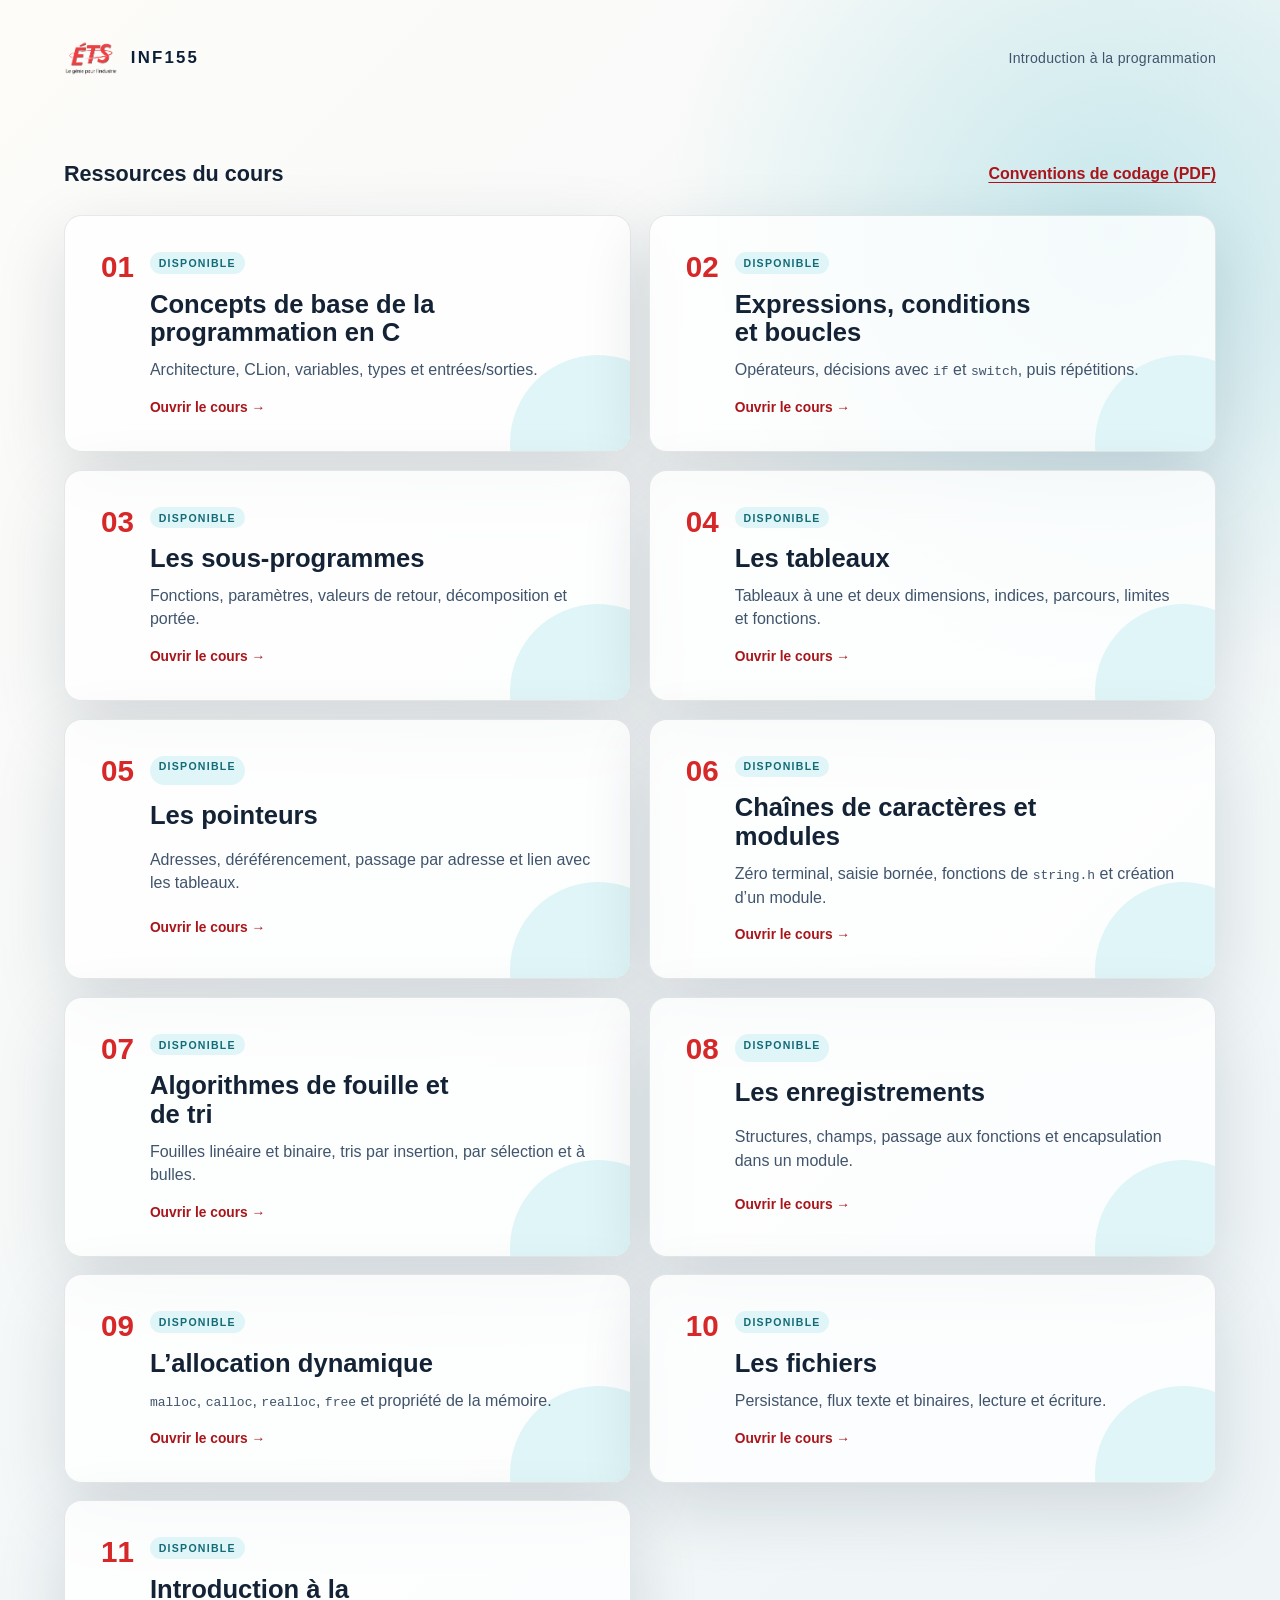
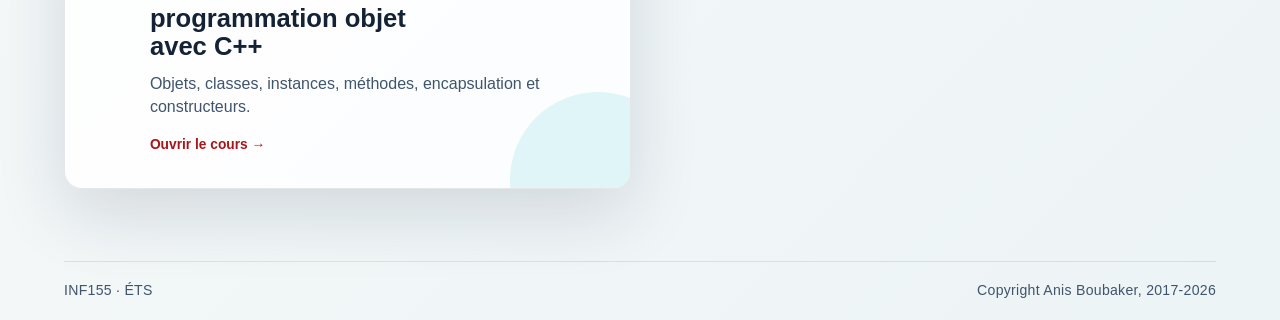
<file: index.html>
<!doctype html>
<html lang="fr-CA">
  <head>
    <meta charset="utf-8">
    <meta name="viewport" content="width=device-width, initial-scale=1">
    <meta name="description" content="Diapositives du cours INF155 — Introduction à la programmation en C et à la programmation objet en C++.">
    <title>INF155 · Notes de cours</title>
    <link rel="stylesheet" href="css/inf155.css">
    <script src="js/site.js" defer></script>
  </head>
  <body class="site-shell">
    <header class="site-header">
      <a class="brand" href="./" aria-label="Accueil INF155">
        <img src="assets/logo-ets.png" alt="École de technologie supérieure">
        <span>INF155</span>
      </a>
      <p>Introduction à la programmation</p>
    </header>

    <main class="course-catalog">
      <section class="course-resources" aria-labelledby="resources-title">
        <h1 id="resources-title">Ressources du cours</h1>
        <a href="documents/conventions_codage_inf155.pdf" type="application/pdf">Conventions de codage <span>(PDF)</span></a>
      </section>
      <section class="course-list" aria-label="Liste des cours">
        <a class="course-card course-card--ready" href="diapos/cours01/">
          <span class="course-number">01</span>
          <span class="course-state">Disponible</span>
          <h2>Concepts de base de la programmation en C</h2>
          <p>Architecture, CLion, variables, types et entrées/sorties.</p>
          <span class="course-action">Ouvrir le cours <span aria-hidden="true">→</span></span>
        </a>

        <a class="course-card course-card--ready" href="diapos/cours02/">
          <span class="course-number">02</span>
          <span class="course-state">Disponible</span>
          <h2>Expressions, conditions et boucles</h2>
          <p>Opérateurs, décisions avec <code>if</code> et <code>switch</code>, puis répétitions.</p>
          <span class="course-action">Ouvrir le cours <span aria-hidden="true">→</span></span>
        </a>

        <a class="course-card course-card--ready" href="diapos/cours03/">
          <span class="course-number">03</span>
          <span class="course-state">Disponible</span>
          <h2>Les sous-programmes</h2>
          <p>Fonctions, paramètres, valeurs de retour, décomposition et portée.</p>
          <span class="course-action">Ouvrir le cours <span aria-hidden="true">→</span></span>
        </a>

        <a class="course-card course-card--ready" href="diapos/cours04/">
          <span class="course-number">04</span><span class="course-state">Disponible</span>
          <h2>Les tableaux</h2><p>Tableaux à une et deux dimensions, indices, parcours, limites et fonctions.</p>
          <span class="course-action">Ouvrir le cours <span aria-hidden="true">→</span></span>
        </a>

        <a class="course-card course-card--ready" href="diapos/cours05/">
          <span class="course-number">05</span><span class="course-state">Disponible</span>
          <h2>Les pointeurs</h2><p>Adresses, déréférencement, passage par adresse et lien avec les tableaux.</p>
          <span class="course-action">Ouvrir le cours <span aria-hidden="true">→</span></span>
        </a>

        <a class="course-card course-card--ready" href="diapos/cours06/">
          <span class="course-number">06</span><span class="course-state">Disponible</span>
          <h2>Chaînes de caractères et modules</h2><p>Zéro terminal, saisie bornée, fonctions de <code>string.h</code> et création d’un module.</p>
          <span class="course-action">Ouvrir le cours <span aria-hidden="true">→</span></span>
        </a>

        <a class="course-card course-card--ready" href="diapos/cours07/">
          <span class="course-number">07</span><span class="course-state">Disponible</span>
          <h2>Algorithmes de fouille et de tri</h2><p>Fouilles linéaire et binaire, tris par insertion, par sélection et à bulles.</p>
          <span class="course-action">Ouvrir le cours <span aria-hidden="true">→</span></span>
        </a>

        <a class="course-card course-card--ready" href="diapos/cours08/">
          <span class="course-number">08</span><span class="course-state">Disponible</span>
          <h2>Les enregistrements</h2><p>Structures, champs, passage aux fonctions et encapsulation dans un module.</p>
          <span class="course-action">Ouvrir le cours <span aria-hidden="true">→</span></span>
        </a>

        <a class="course-card course-card--ready" href="diapos/cours09/">
          <span class="course-number">09</span><span class="course-state">Disponible</span>
          <h2>L’allocation dynamique</h2><p><code>malloc</code>, <code>calloc</code>, <code>realloc</code>, <code>free</code> et propriété de la mémoire.</p>
          <span class="course-action">Ouvrir le cours <span aria-hidden="true">→</span></span>
        </a>

        <a class="course-card course-card--ready" href="diapos/cours10/">
          <span class="course-number">10</span><span class="course-state">Disponible</span>
          <h2>Les fichiers</h2><p>Persistance, flux texte et binaires, lecture et écriture.</p>
          <span class="course-action">Ouvrir le cours <span aria-hidden="true">→</span></span>
        </a>

        <a class="course-card course-card--ready" href="diapos/cours11/">
          <span class="course-number">11</span><span class="course-state">Disponible</span>
          <h2>Introduction à la programmation objet avec C++</h2><p>Objets, classes, instances, méthodes, encapsulation et constructeurs.</p>
          <span class="course-action">Ouvrir le cours <span aria-hidden="true">→</span></span>
        </a>
      </section>
    </main>

    <footer class="site-footer">
      <span>INF155 · ÉTS</span>
      <span>Copyright Anis Boubaker, 2017-<time data-current-year datetime="2026">2026</time></span>
    </footer>
  </body>
</html>
</file>
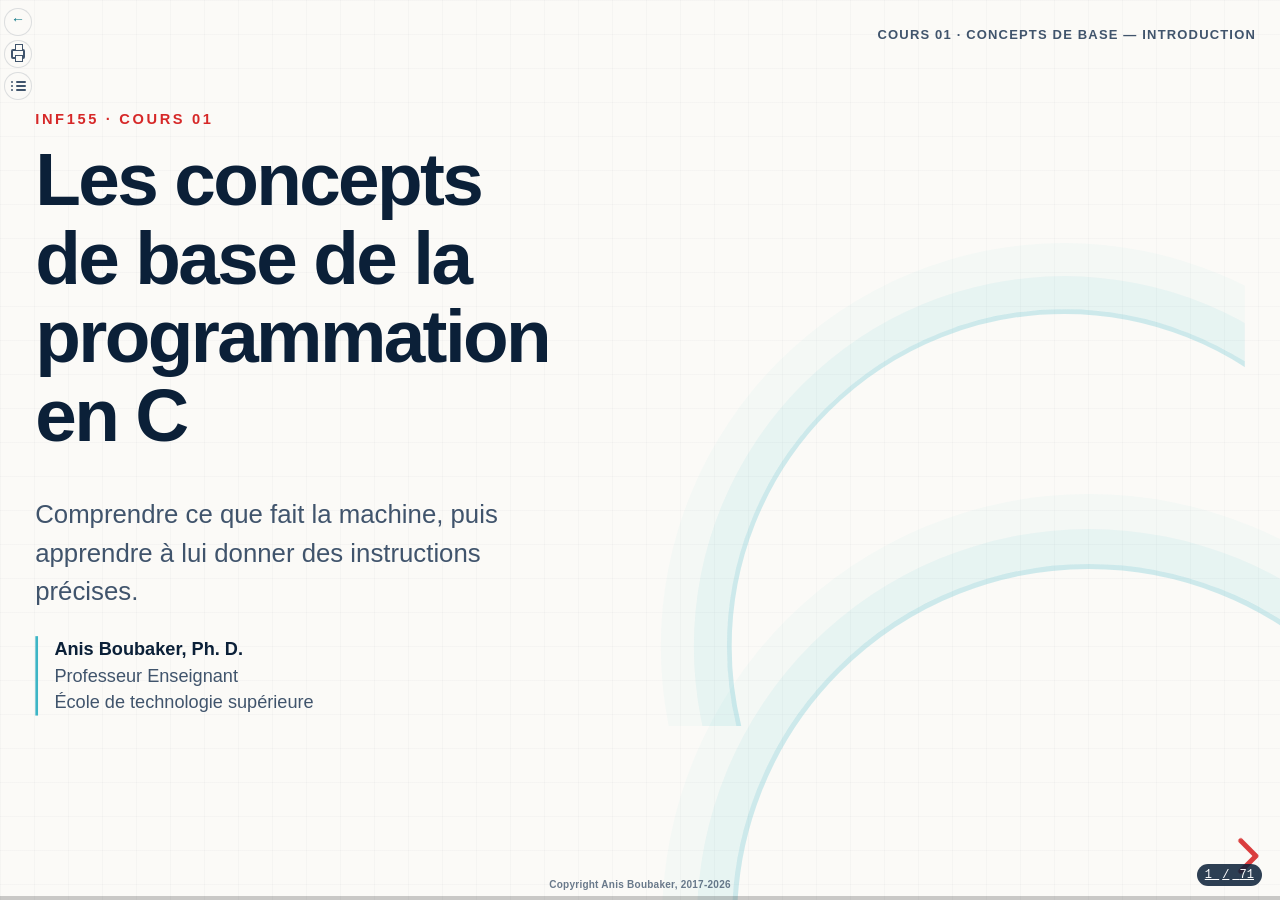
<file: diapos/cours01/index.html>
<!doctype html>
<html lang="fr-CA">
  <head>
    <meta charset="utf-8">
    <meta name="viewport" content="width=device-width, initial-scale=1.0, maximum-scale=1.0, user-scalable=no">
    <meta name="description" content="INF155 — Cours 1 : concepts de base de la programmation en C.">
    <title>INF155 · Cours 1 · Concepts de base</title>

    <link rel="stylesheet" href="../../vendor/reveal/reset.css">
    <link rel="stylesheet" href="../../vendor/reveal/reveal.css">
    <link rel="stylesheet" href="../../vendor/reveal/plugin/highlight/monokai.css">
    <link rel="stylesheet" href="../../css/inf155.css">
  </head>
  <body class="deck-shell" data-course="INF155" data-session="Cours 1">
    <div class="reveal">
      <a class="deck-home" href="../../" aria-label="Retour à la liste des cours">
        <span aria-hidden="true">←</span> INF155
      </a>
      <div class="deck-label" aria-hidden="true">Cours 01 · Concepts de base</div>

      <div class="slides">
        <section data-markdown="slides/00-introduction.md" data-separator="^\r?\n---\r?\n$" data-separator-vertical="$x" data-separator-notes="^Notes?:"></section>
        <section data-markdown="slides/01-architecture.md" data-separator="^\r?\n---\r?\n$" data-separator-vertical="$x" data-separator-notes="^Notes?:"></section>
        <section data-markdown="slides/02-programmes.md" data-separator="^\r?\n---\r?\n$" data-separator-vertical="$x" data-separator-notes="^Notes?:"></section>
        <section data-markdown="slides/03-premier-programme.md" data-separator="^\r?\n---\r?\n$" data-separator-vertical="$x" data-separator-notes="^Notes?:"></section>
        <section data-markdown="slides/04-preprocesseur-commentaires.md" data-separator="^\r?\n---\r?\n$" data-separator-vertical="$x" data-separator-notes="^Notes?:"></section>
        <section data-markdown="slides/05-variables-types.md" data-separator="^\r?\n---\r?\n$" data-separator-vertical="$x" data-separator-notes="^Notes?:"></section>
        <section data-markdown="slides/06-entrees-sorties.md" data-separator="^\r?\n---\r?\n$" data-separator-vertical="$x" data-separator-notes="^Notes?:"></section>
      </div>
    </div>

    <script src="../../vendor/reveal/reveal.js"></script>
    <script src="../../vendor/reveal/plugin/markdown/markdown.js"></script>
    <script src="../../vendor/reveal/plugin/highlight/highlight.js"></script>
    <script src="../../vendor/reveal/plugin/notes/notes.js"></script>
    <script src="../../vendor/reveal/plugin/search/search.js"></script>
    <script src="../../vendor/reveal/plugin/zoom/zoom.js"></script>
    <script src="../../js/inf155.js"></script>
  </body>
</html>
</file>
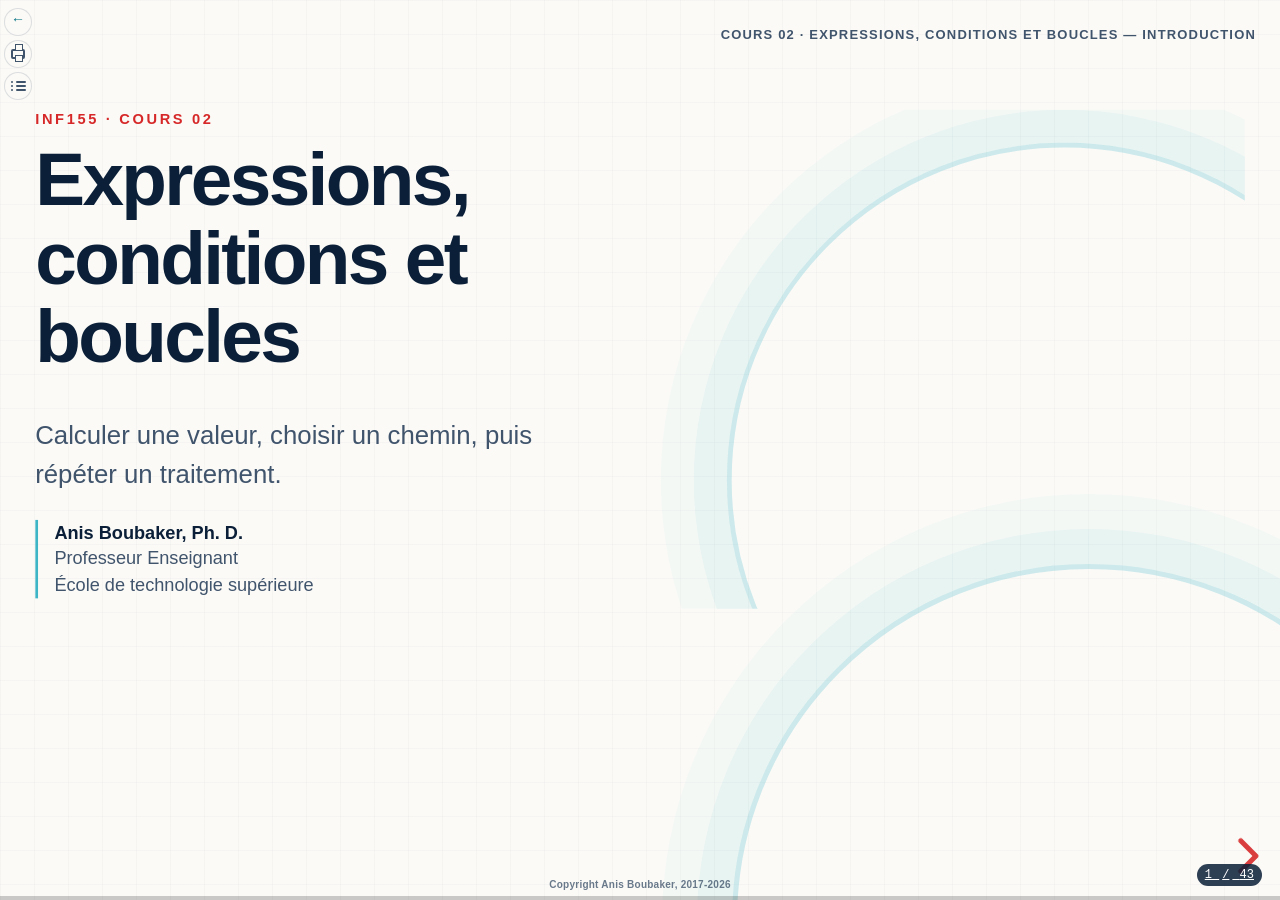
<file: diapos/cours02/index.html>
<!doctype html>
<html lang="fr-CA">
  <head>
    <meta charset="utf-8">
    <meta name="viewport" content="width=device-width, initial-scale=1.0, maximum-scale=1.0, user-scalable=no">
    <meta name="description" content="INF155 — Cours 2 : expressions, structures conditionnelles et boucles en C.">
    <title>INF155 · Cours 2 · Expressions, conditions et boucles</title>

    <link rel="stylesheet" href="../../vendor/reveal/reset.css">
    <link rel="stylesheet" href="../../vendor/reveal/reveal.css">
    <link rel="stylesheet" href="../../vendor/reveal/plugin/highlight/monokai.css">
    <link rel="stylesheet" href="../../css/inf155.css">
  </head>
  <body class="deck-shell" data-course="INF155" data-session="Cours 2">
    <div class="reveal">
      <a class="deck-home" href="../../" aria-label="Retour à la liste des cours">
        <span aria-hidden="true">←</span> INF155
      </a>
      <div class="deck-label" aria-hidden="true">Cours 02 · Expressions, conditions et boucles</div>

      <div class="slides">
        <section data-markdown="slides/00-introduction.md" data-separator="^\r?\n---\r?\n$" data-separator-vertical="$x" data-separator-notes="^Notes?:"></section>
        <section data-markdown="slides/01-expressions.md" data-separator="^\r?\n---\r?\n$" data-separator-vertical="$x" data-separator-notes="^Notes?:"></section>
        <section data-markdown="slides/02-conditionnelles.md" data-separator="^\r?\n---\r?\n$" data-separator-vertical="$x" data-separator-notes="^Notes?:"></section>
        <section data-markdown="slides/03-boucles.md" data-separator="^\r?\n---\r?\n$" data-separator-vertical="$x" data-separator-notes="^Notes?:"></section>
      </div>
    </div>

    <script src="../../vendor/reveal/reveal.js"></script>
    <script src="../../vendor/reveal/plugin/markdown/markdown.js"></script>
    <script src="../../vendor/reveal/plugin/highlight/highlight.js"></script>
    <script src="../../vendor/reveal/plugin/notes/notes.js"></script>
    <script src="../../vendor/reveal/plugin/search/search.js"></script>
    <script src="../../vendor/reveal/plugin/zoom/zoom.js"></script>
    <script src="../../js/inf155.js"></script>
  </body>
</html>
</file>
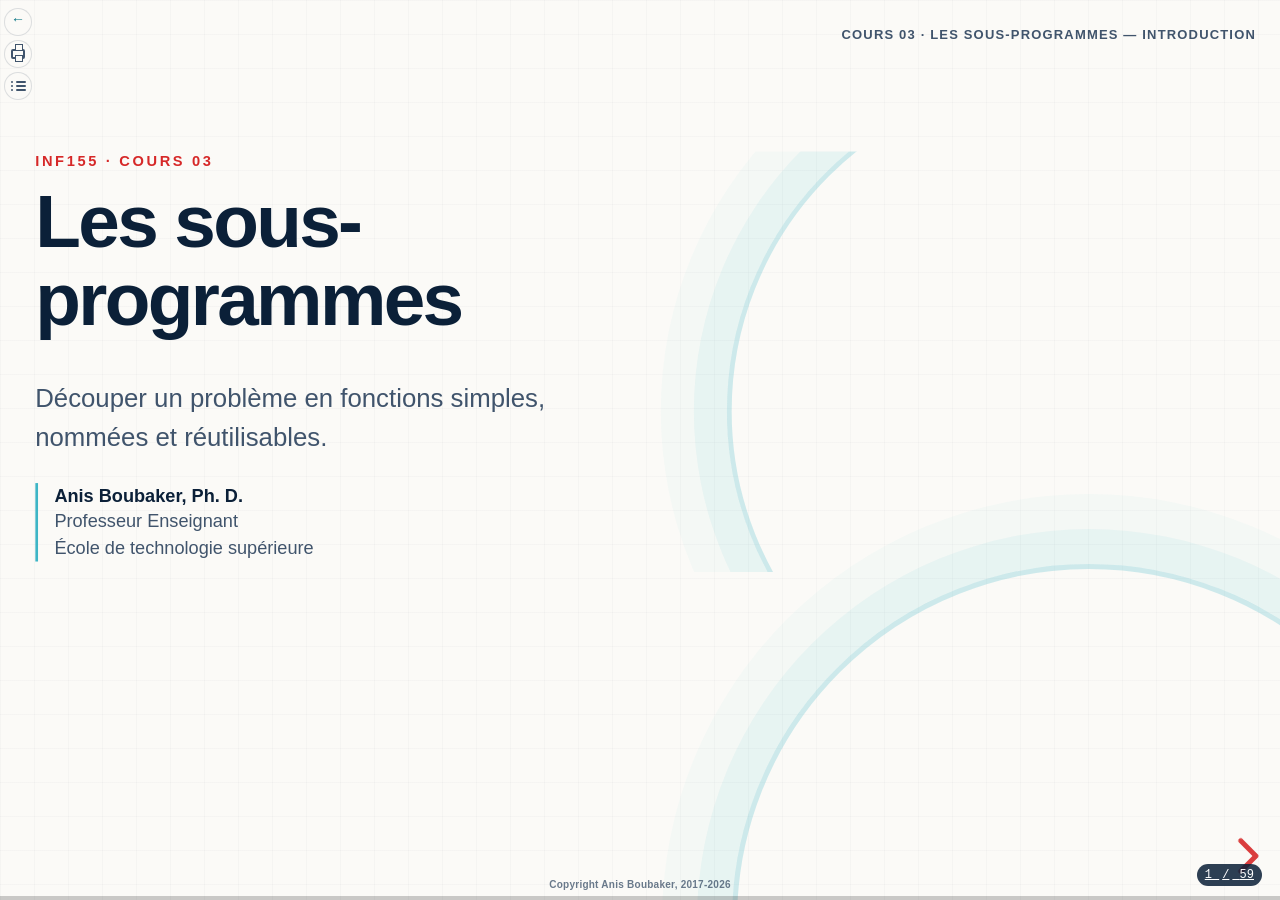
<file: diapos/cours03/index.html>
<!doctype html>
<html lang="fr-CA">
  <head>
    <meta charset="utf-8">
    <meta name="viewport" content="width=device-width, initial-scale=1.0, maximum-scale=1.0, user-scalable=no">
    <meta name="description" content="INF155 — Cours 3 : fonctions, décomposition et portée des variables en C.">
    <title>INF155 · Cours 3 · Les sous-programmes</title>

    <link rel="stylesheet" href="../../vendor/reveal/reset.css">
    <link rel="stylesheet" href="../../vendor/reveal/reveal.css">
    <link rel="stylesheet" href="../../vendor/reveal/plugin/highlight/monokai.css">
    <link rel="stylesheet" href="../../css/inf155.css">
  </head>
  <body class="deck-shell" data-course="INF155" data-session="Cours 3">
    <div class="reveal">
      <a class="deck-home" href="../../" aria-label="Retour à la liste des cours">
        <span aria-hidden="true">←</span> INF155
      </a>
      <div class="deck-label" aria-hidden="true">Cours 03 · Les sous-programmes</div>

      <div class="slides">
        <section data-markdown="slides/00-introduction.md" data-separator="^\r?\n---\r?\n$" data-separator-vertical="$x" data-separator-notes="^Notes?:"></section>
        <section data-markdown="slides/01-notion.md" data-separator="^\r?\n---\r?\n$" data-separator-vertical="$x" data-separator-notes="^Notes?:"></section>
        <section data-markdown="slides/02-creer-fonction.md" data-separator="^\r?\n---\r?\n$" data-separator-vertical="$x" data-separator-notes="^Notes?:"></section>
        <section data-markdown="slides/03-appel.md" data-separator="^\r?\n---\r?\n$" data-separator-vertical="$x" data-separator-notes="^Notes?:"></section>
        <section data-markdown="slides/04-decomposition.md" data-separator="^\r?\n---\r?\n$" data-separator-vertical="$x" data-separator-notes="^Notes?:"></section>
        <section data-markdown="slides/05-visibilite-memoire.md" data-separator="^\r?\n---\r?\n$" data-separator-vertical="$x" data-separator-notes="^Notes?:"></section>
      </div>
    </div>

    <script src="../../vendor/reveal/reveal.js"></script>
    <script src="../../vendor/reveal/plugin/markdown/markdown.js"></script>
    <script src="../../vendor/reveal/plugin/highlight/highlight.js"></script>
    <script src="../../vendor/reveal/plugin/notes/notes.js"></script>
    <script src="../../vendor/reveal/plugin/search/search.js"></script>
    <script src="../../vendor/reveal/plugin/zoom/zoom.js"></script>
    <script src="../../js/inf155.js"></script>
  </body>
</html>
</file>
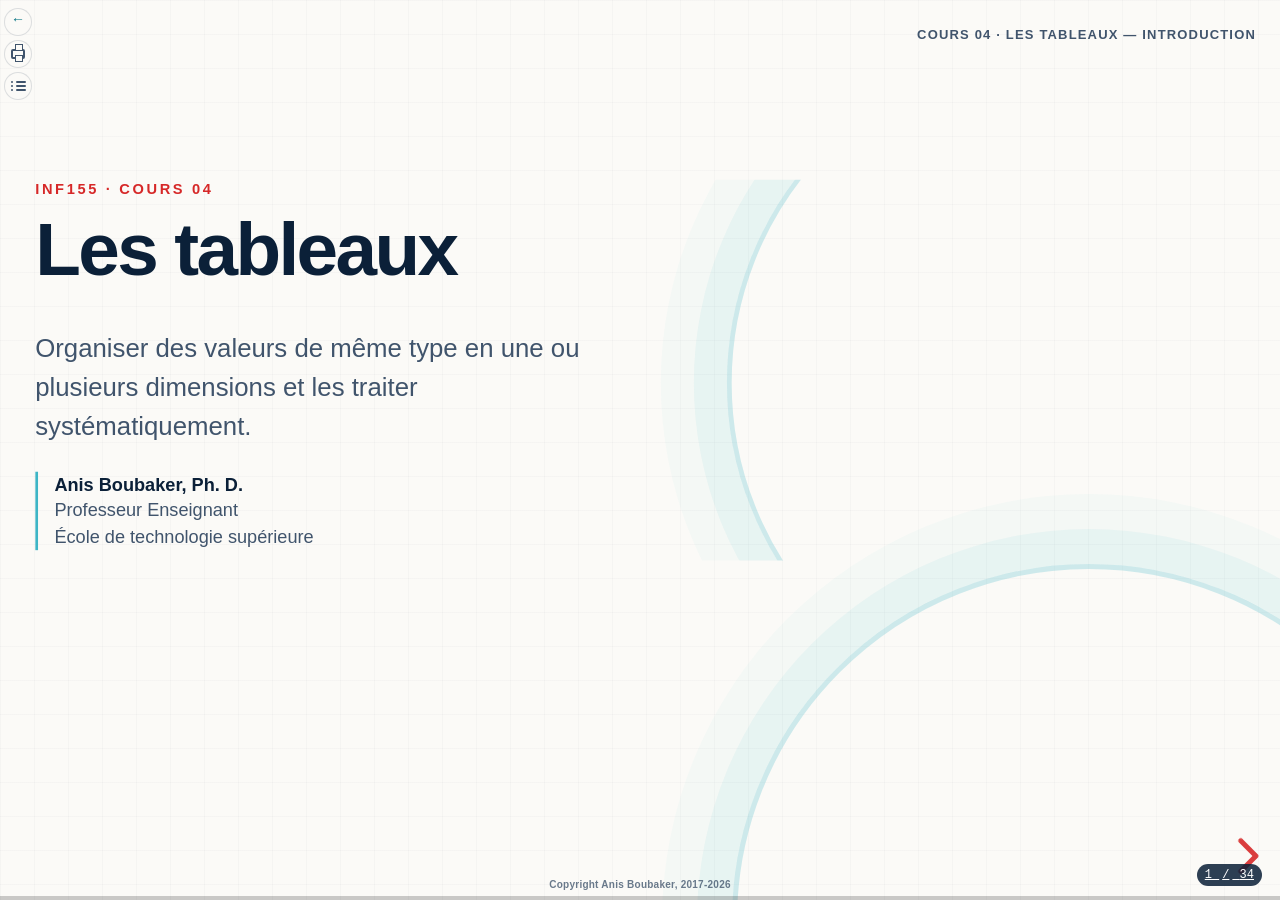
<file: diapos/cours04/index.html>
<!doctype html>
<html lang="fr-CA">
  <head>
    <meta charset="utf-8">
    <meta name="viewport" content="width=device-width, initial-scale=1.0, maximum-scale=1.0, user-scalable=no">
    <meta name="description" content="INF155 — Cours 4 : tableaux à une et deux dimensions en C.">
    <title>INF155 · Cours 4 · Les tableaux</title>
    <link rel="stylesheet" href="../../vendor/reveal/reset.css"><link rel="stylesheet" href="../../vendor/reveal/reveal.css">
    <link rel="stylesheet" href="../../vendor/reveal/plugin/highlight/monokai.css"><link rel="stylesheet" href="../../css/inf155.css">
  </head>
  <body class="deck-shell" data-course="INF155" data-session="Cours 4">
    <div class="reveal"><a class="deck-home" href="../../" aria-label="Retour à la liste des cours"><span aria-hidden="true">←</span> INF155</a>
      <div class="deck-label" aria-hidden="true">Cours 04 · Les tableaux</div>
      <div class="slides">
        <section data-markdown="slides/00-introduction.md" data-separator="^\r?\n---\r?\n$" data-separator-vertical="$x"></section>
        <section data-markdown="slides/01-notion.md" data-separator="^\r?\n---\r?\n$" data-separator-vertical="$x"></section>
        <section data-markdown="slides/02-manipulation.md" data-separator="^\r?\n---\r?\n$" data-separator-vertical="$x"></section>
        <section data-markdown="slides/03-fonctions.md" data-separator="^\r?\n---\r?\n$" data-separator-vertical="$x"></section>
        <section data-markdown="slides/04-tableaux-2d.md" data-separator="^\r?\n---\r?\n$" data-separator-vertical="$x"></section>
      </div>
    </div>
    <script src="../../vendor/reveal/reveal.js"></script><script src="../../vendor/reveal/plugin/markdown/markdown.js"></script>
    <script src="../../vendor/reveal/plugin/highlight/highlight.js"></script><script src="../../vendor/reveal/plugin/notes/notes.js"></script>
    <script src="../../vendor/reveal/plugin/search/search.js"></script><script src="../../vendor/reveal/plugin/zoom/zoom.js"></script><script src="../../js/inf155.js"></script>
  </body>
</html>
</file>
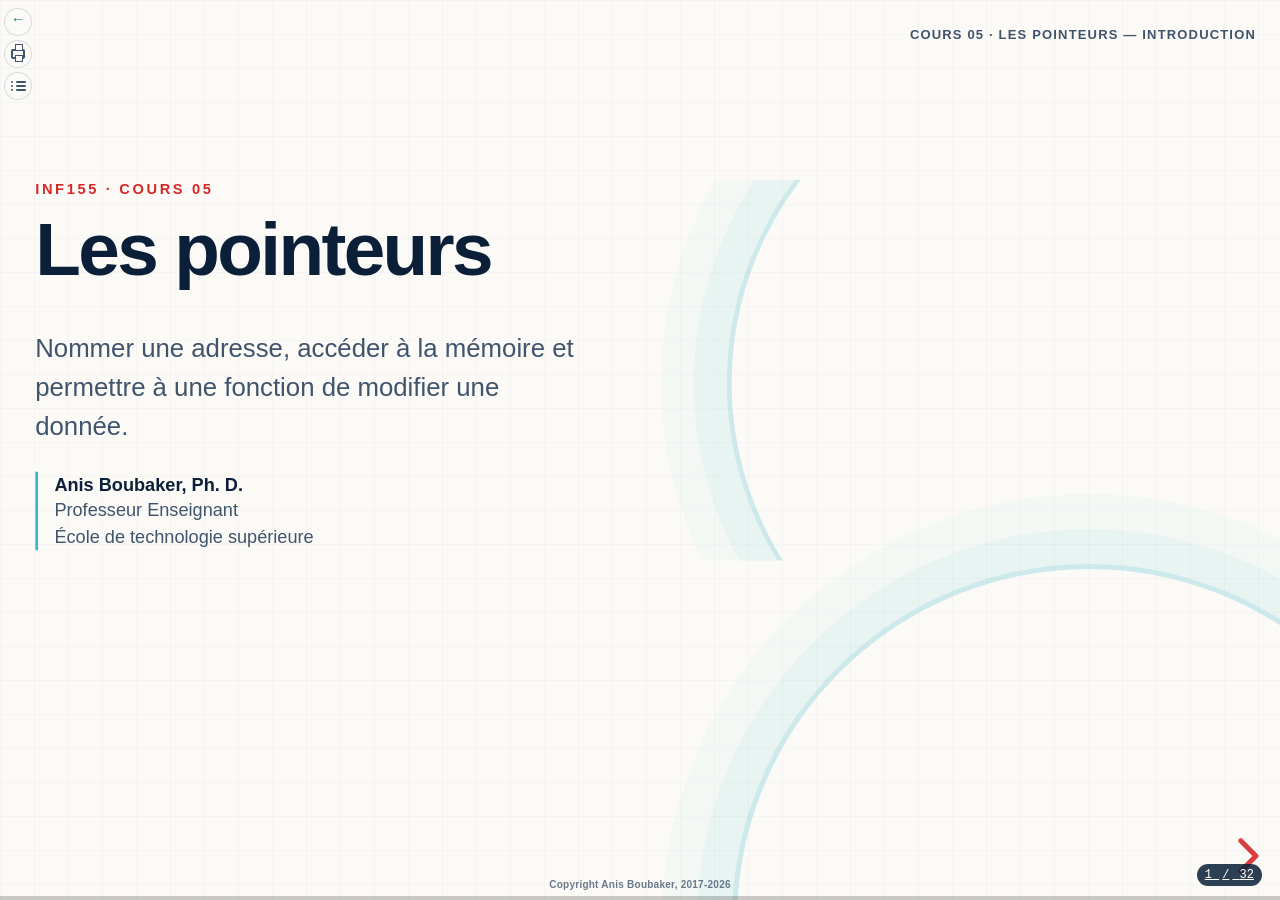
<file: diapos/cours05/index.html>
<!doctype html>
<html lang="fr-CA">
  <head>
    <meta charset="utf-8">
    <meta name="viewport" content="width=device-width, initial-scale=1.0, maximum-scale=1.0, user-scalable=no">
    <meta name="description" content="INF155 — Cours 5 : adresses, pointeurs et passage par référence en C.">
    <title>INF155 · Cours 5 · Les pointeurs</title>
    <link rel="stylesheet" href="../../vendor/reveal/reset.css">
    <link rel="stylesheet" href="../../vendor/reveal/reveal.css">
    <link rel="stylesheet" href="../../vendor/reveal/plugin/highlight/monokai.css">
    <link rel="stylesheet" href="../../css/inf155.css">
  </head>
  <body class="deck-shell" data-course="INF155" data-session="Cours 5">
    <div class="reveal">
      <a class="deck-home" href="../../" aria-label="Retour à la liste des cours"><span aria-hidden="true">←</span> INF155</a>
      <div class="deck-label" aria-hidden="true">Cours 05 · Les pointeurs</div>
      <div class="slides">
        <section data-markdown="slides/00-introduction.md" data-separator="^\r?\n---\r?\n$" data-separator-vertical="$x"></section>
        <section data-markdown="slides/01-adresses.md" data-separator="^\r?\n---\r?\n$" data-separator-vertical="$x"></section>
        <section data-markdown="slides/02-pointeurs.md" data-separator="^\r?\n---\r?\n$" data-separator-vertical="$x"></section>
        <section data-markdown="slides/03-fonctions.md" data-separator="^\r?\n---\r?\n$" data-separator-vertical="$x"></section>
        <section data-markdown="slides/04-tableaux.md" data-separator="^\r?\n---\r?\n$" data-separator-vertical="$x"></section>
      </div>
    </div>
    <script src="../../vendor/reveal/reveal.js"></script>
    <script src="../../vendor/reveal/plugin/markdown/markdown.js"></script>
    <script src="../../vendor/reveal/plugin/highlight/highlight.js"></script>
    <script src="../../vendor/reveal/plugin/notes/notes.js"></script>
    <script src="../../vendor/reveal/plugin/search/search.js"></script>
    <script src="../../vendor/reveal/plugin/zoom/zoom.js"></script>
    <script src="../../js/inf155.js"></script>
  </body>
</html>
</file>
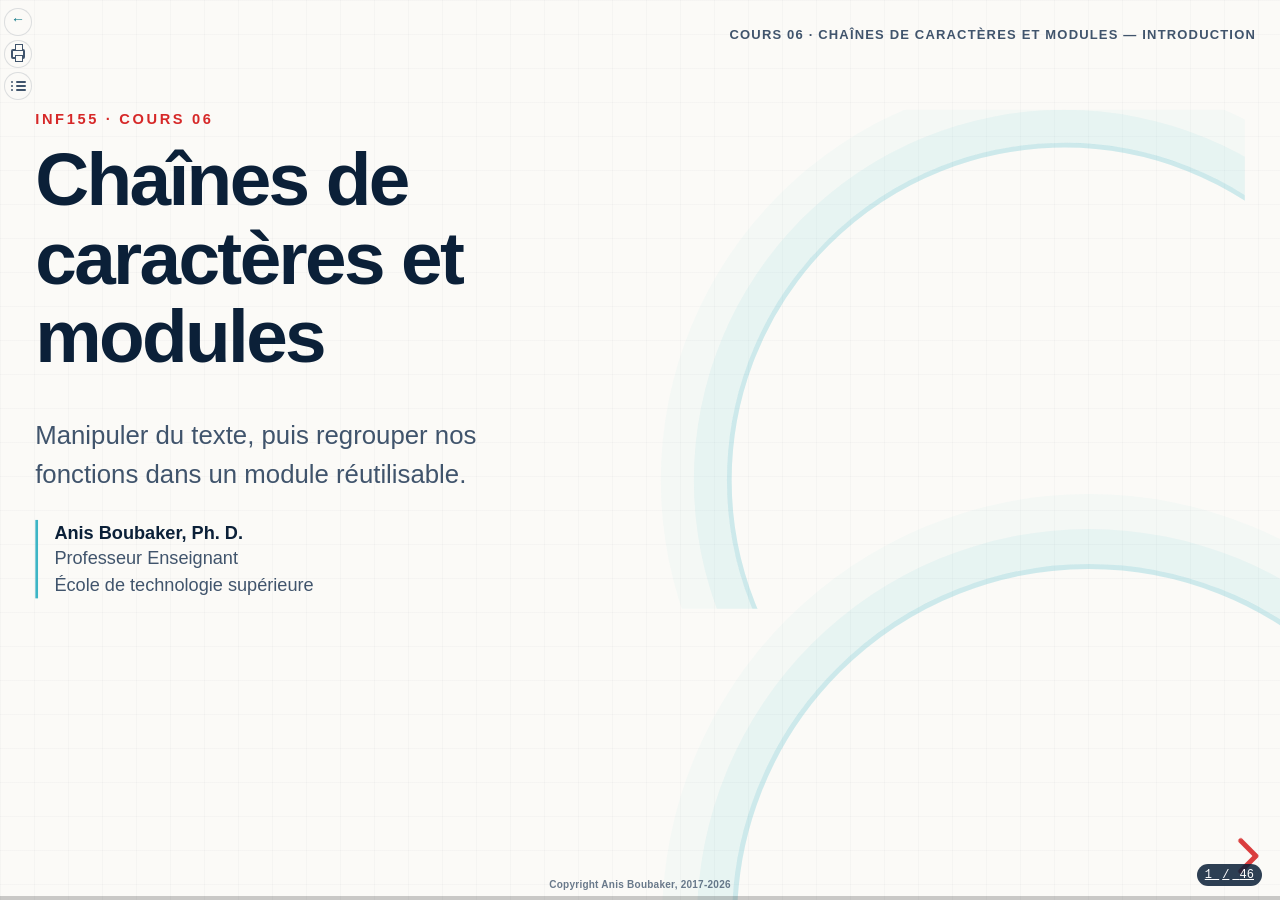
<file: diapos/cours06/index.html>
<!doctype html><html lang="fr-CA"><head>
  <meta charset="utf-8"><meta name="viewport" content="width=device-width, initial-scale=1.0, maximum-scale=1.0, user-scalable=no">
  <meta name="description" content="INF155 — Cours 6 : chaînes de caractères et programmation modulaire en C."><title>INF155 · Cours 6 · Chaînes de caractères et modules</title>
  <link rel="stylesheet" href="../../vendor/reveal/reset.css"><link rel="stylesheet" href="../../vendor/reveal/reveal.css"><link rel="stylesheet" href="../../vendor/reveal/plugin/highlight/monokai.css"><link rel="stylesheet" href="../../css/inf155.css">
</head><body class="deck-shell" data-course="INF155" data-session="Cours 6"><div class="reveal">
  <a class="deck-home" href="../../" aria-label="Retour à la liste des cours"><span aria-hidden="true">←</span> INF155</a><div class="deck-label" aria-hidden="true">Cours 06 · Chaînes de caractères et modules</div>
  <div class="slides">
    <section data-markdown="slides/00-introduction.md" data-separator="^\r?\n---\r?\n$" data-separator-vertical="$x"></section>
    <section data-markdown="slides/01-representation.md" data-separator="^\r?\n---\r?\n$" data-separator-vertical="$x"></section>
    <section data-markdown="slides/02-saisie.md" data-separator="^\r?\n---\r?\n$" data-separator-vertical="$x"></section>
    <section data-markdown="slides/03-string-h.md" data-separator="^\r?\n---\r?\n$" data-separator-vertical="$x"></section>
    <section data-markdown="slides/04-modules.md" data-separator="^\r?\n---\r?\n$" data-separator-vertical="$x"></section>
  </div></div>
  <script src="../../vendor/reveal/reveal.js"></script><script src="../../vendor/reveal/plugin/markdown/markdown.js"></script><script src="../../vendor/reveal/plugin/highlight/highlight.js"></script><script src="../../vendor/reveal/plugin/notes/notes.js"></script><script src="../../vendor/reveal/plugin/search/search.js"></script><script src="../../vendor/reveal/plugin/zoom/zoom.js"></script><script src="../../js/inf155.js"></script>
</body></html>
</file>
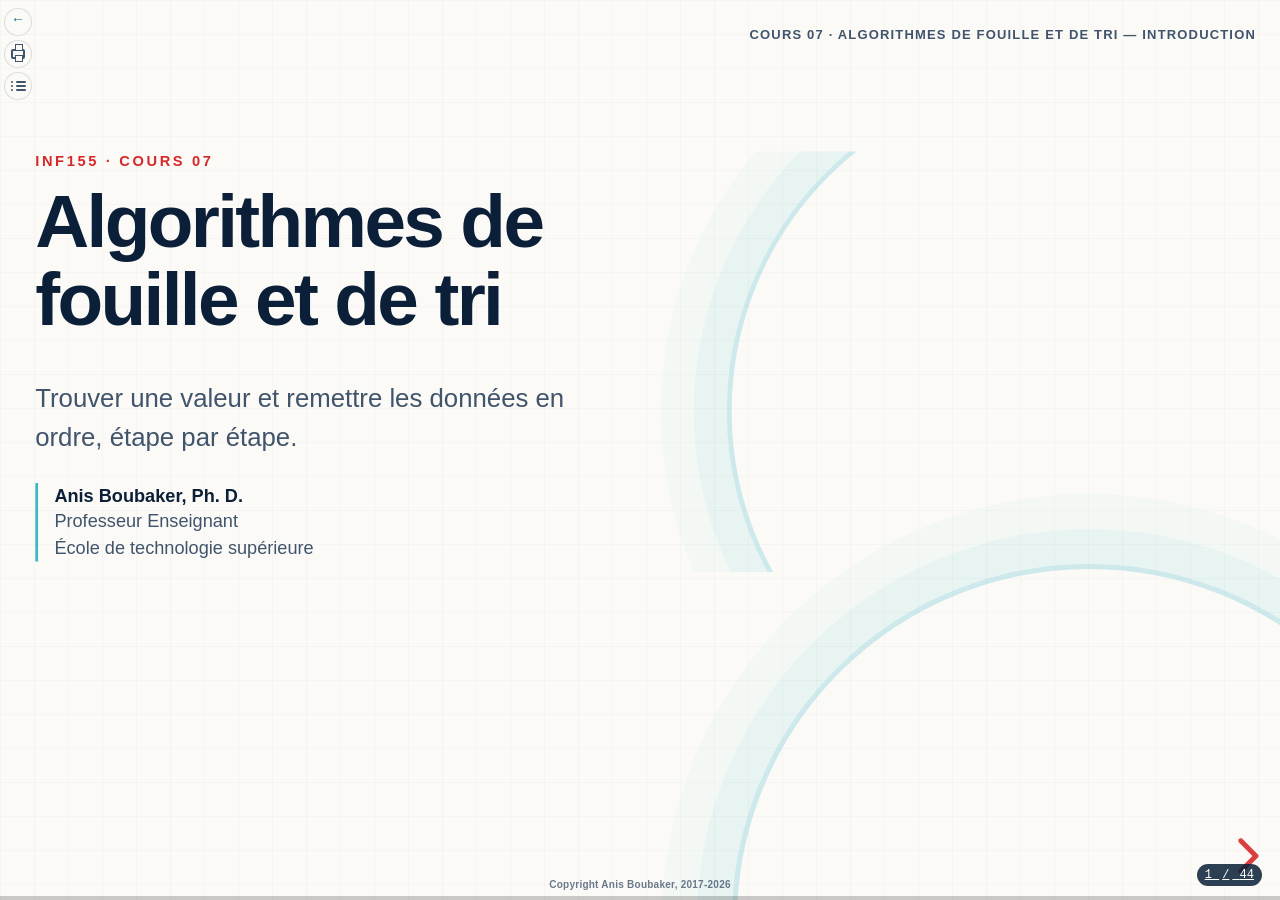
<file: diapos/cours07/index.html>
<!doctype html>
<html lang="fr-CA">
  <head>
    <meta charset="utf-8"><meta name="viewport" content="width=device-width, initial-scale=1.0, maximum-scale=1.0, user-scalable=no">
    <meta name="description" content="INF155 — Cours 7 : algorithmes de fouille et de tri.">
    <title>INF155 · Cours 7 · Algorithmes de fouille et de tri</title>
    <link rel="stylesheet" href="../../vendor/reveal/reset.css"><link rel="stylesheet" href="../../vendor/reveal/reveal.css">
    <link rel="stylesheet" href="../../vendor/reveal/plugin/highlight/monokai.css"><link rel="stylesheet" href="../../css/inf155.css">
  </head>
  <body class="deck-shell" data-course="INF155" data-session="Cours 7">
    <div class="reveal"><a class="deck-home" href="../../" aria-label="Retour à la liste des cours"><span aria-hidden="true">←</span> INF155</a>
      <div class="deck-label" aria-hidden="true">Cours 07 · Algorithmes de fouille et de tri</div>
      <div class="slides">
        <section data-markdown="slides/00-introduction.md" data-separator="^\r?\n---\r?\n$" data-separator-vertical="$x"></section>
        <section data-markdown="slides/01-fouille.md" data-separator="^\r?\n---\r?\n$" data-separator-vertical="$x"></section>
        <section data-markdown="slides/02-tri-insertion.md" data-separator="^\r?\n---\r?\n$" data-separator-vertical="$x"></section>
        <section data-markdown="slides/03-tri-selection-bulles.md" data-separator="^\r?\n---\r?\n$" data-separator-vertical="$x"></section>
        <section data-markdown="slides/04-bilan.md" data-separator="^\r?\n---\r?\n$" data-separator-vertical="$x"></section>
      </div>
    </div>
    <script src="../../vendor/reveal/reveal.js"></script><script src="../../vendor/reveal/plugin/markdown/markdown.js"></script>
    <script src="../../vendor/reveal/plugin/highlight/highlight.js"></script><script src="../../vendor/reveal/plugin/notes/notes.js"></script>
    <script src="../../vendor/reveal/plugin/search/search.js"></script><script src="../../vendor/reveal/plugin/zoom/zoom.js"></script><script src="../../js/inf155.js"></script>
  </body>
</html>
</file>
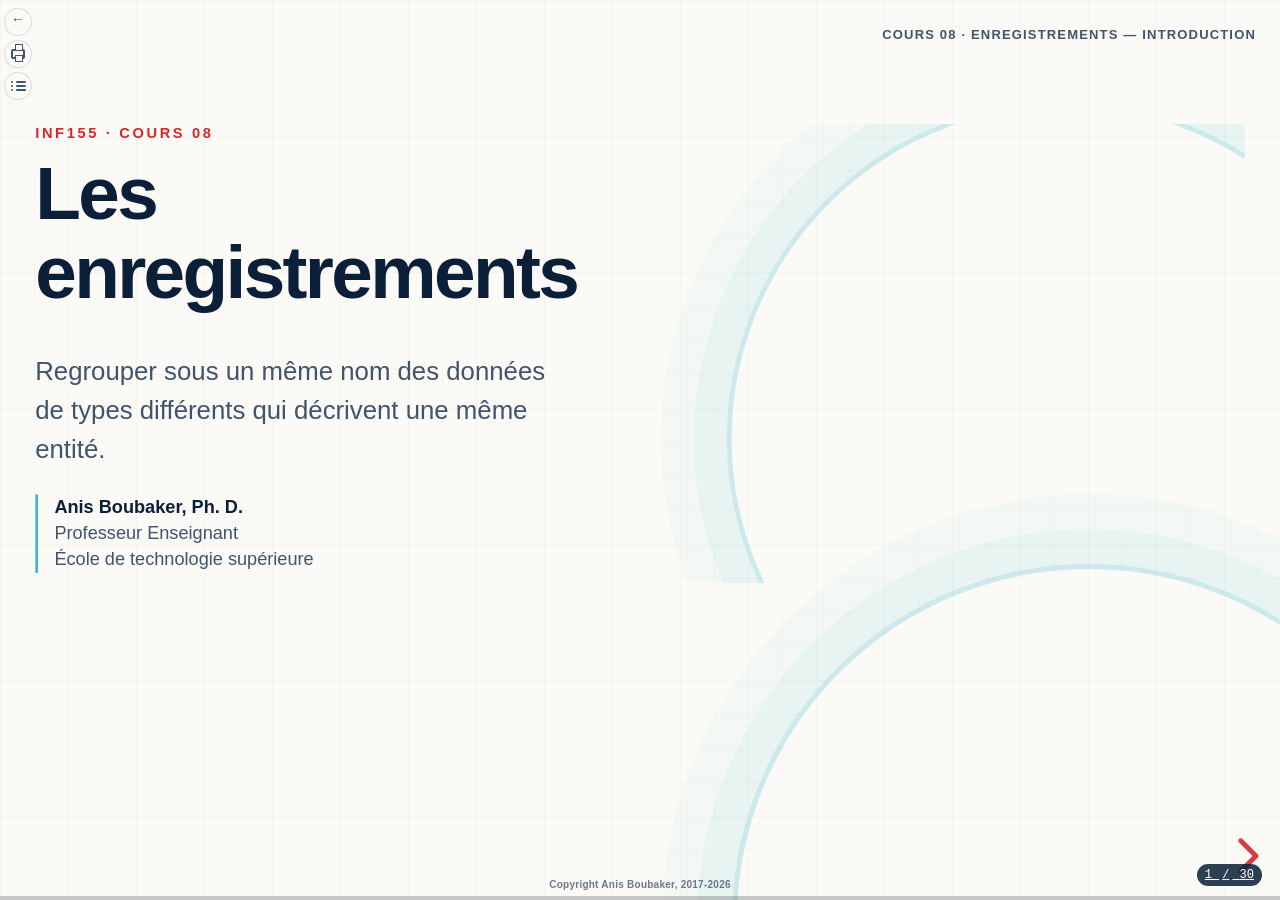
<file: diapos/cours08/index.html>
<!doctype html><html lang="fr-CA"><head>
  <meta charset="utf-8"><meta name="viewport" content="width=device-width, initial-scale=1.0, maximum-scale=1.0, user-scalable=no">
  <meta name="description" content="INF155 — Cours 8 : enregistrements, typedef et encapsulation en C."><title>INF155 · Cours 8 · Enregistrements</title>
  <link rel="stylesheet" href="../../vendor/reveal/reset.css"><link rel="stylesheet" href="../../vendor/reveal/reveal.css"><link rel="stylesheet" href="../../vendor/reveal/plugin/highlight/monokai.css"><link rel="stylesheet" href="../../css/inf155.css">
</head><body class="deck-shell" data-course="INF155" data-session="Cours 8"><div class="reveal">
  <a class="deck-home" href="../../" aria-label="Retour à la liste des cours"><span aria-hidden="true">←</span> INF155</a><div class="deck-label" aria-hidden="true">Cours 08 · Enregistrements</div>
  <div class="slides">
    <section data-markdown="slides/00-introduction.md" data-separator="^\r?\n---\r?\n$" data-separator-vertical="$x"></section>
    <section data-markdown="slides/01-etude-cas.md" data-separator="^\r?\n---\r?\n$" data-separator-vertical="$x"></section>
    <section data-markdown="slides/02-structures.md" data-separator="^\r?\n---\r?\n$" data-separator-vertical="$x"></section>
    <section data-markdown="slides/03-fonctions.md" data-separator="^\r?\n---\r?\n$" data-separator-vertical="$x"></section>
    <section data-markdown="slides/04-encapsulation.md" data-separator="^\r?\n---\r?\n$" data-separator-vertical="$x"></section>
  </div></div>
  <script src="../../vendor/reveal/reveal.js"></script><script src="../../vendor/reveal/plugin/markdown/markdown.js"></script><script src="../../vendor/reveal/plugin/highlight/highlight.js"></script><script src="../../vendor/reveal/plugin/notes/notes.js"></script><script src="../../vendor/reveal/plugin/search/search.js"></script><script src="../../vendor/reveal/plugin/zoom/zoom.js"></script><script src="../../js/inf155.js"></script>
</body></html>
</file>
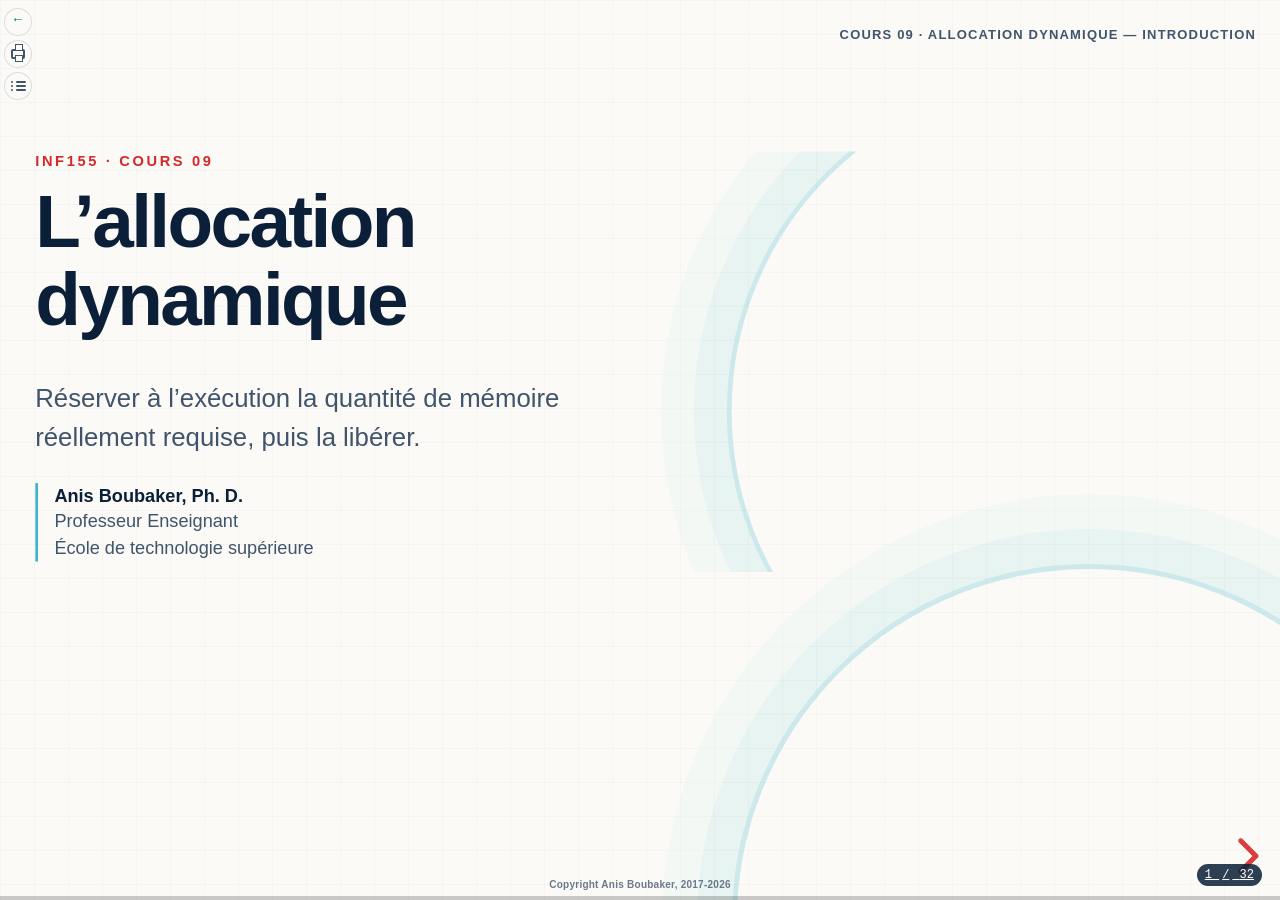
<file: diapos/cours09/index.html>
<!doctype html><html lang="fr-CA"><head>
  <meta charset="utf-8"><meta name="viewport" content="width=device-width, initial-scale=1.0, maximum-scale=1.0, user-scalable=no">
  <meta name="description" content="INF155 — Cours 9 : allocation dynamique en C."><title>INF155 · Cours 9 · Allocation dynamique</title>
  <link rel="stylesheet" href="../../vendor/reveal/reset.css"><link rel="stylesheet" href="../../vendor/reveal/reveal.css"><link rel="stylesheet" href="../../vendor/reveal/plugin/highlight/monokai.css"><link rel="stylesheet" href="../../css/inf155.css">
</head><body class="deck-shell" data-course="INF155" data-session="Cours 9"><div class="reveal">
  <a class="deck-home" href="../../" aria-label="Retour à la liste des cours"><span aria-hidden="true">←</span> INF155</a><div class="deck-label" aria-hidden="true">Cours 09 · Allocation dynamique</div>
  <div class="slides">
    <section data-markdown="slides/00-introduction.md" data-separator="^\r?\n---\r?\n$" data-separator-vertical="$x"></section>
    <section data-markdown="slides/01-modele.md" data-separator="^\r?\n---\r?\n$" data-separator-vertical="$x"></section>
    <section data-markdown="slides/02-allouer.md" data-separator="^\r?\n---\r?\n$" data-separator-vertical="$x"></section>
    <section data-markdown="slides/03-reallouer-liberer.md" data-separator="^\r?\n---\r?\n$" data-separator-vertical="$x"></section>
    <section data-markdown="slides/04-cas.md" data-separator="^\r?\n---\r?\n$" data-separator-vertical="$x"></section>
  </div></div>
  <script src="../../vendor/reveal/reveal.js"></script><script src="../../vendor/reveal/plugin/markdown/markdown.js"></script><script src="../../vendor/reveal/plugin/highlight/highlight.js"></script><script src="../../vendor/reveal/plugin/notes/notes.js"></script><script src="../../vendor/reveal/plugin/search/search.js"></script><script src="../../vendor/reveal/plugin/zoom/zoom.js"></script><script src="../../js/inf155.js"></script>
</body></html>
</file>
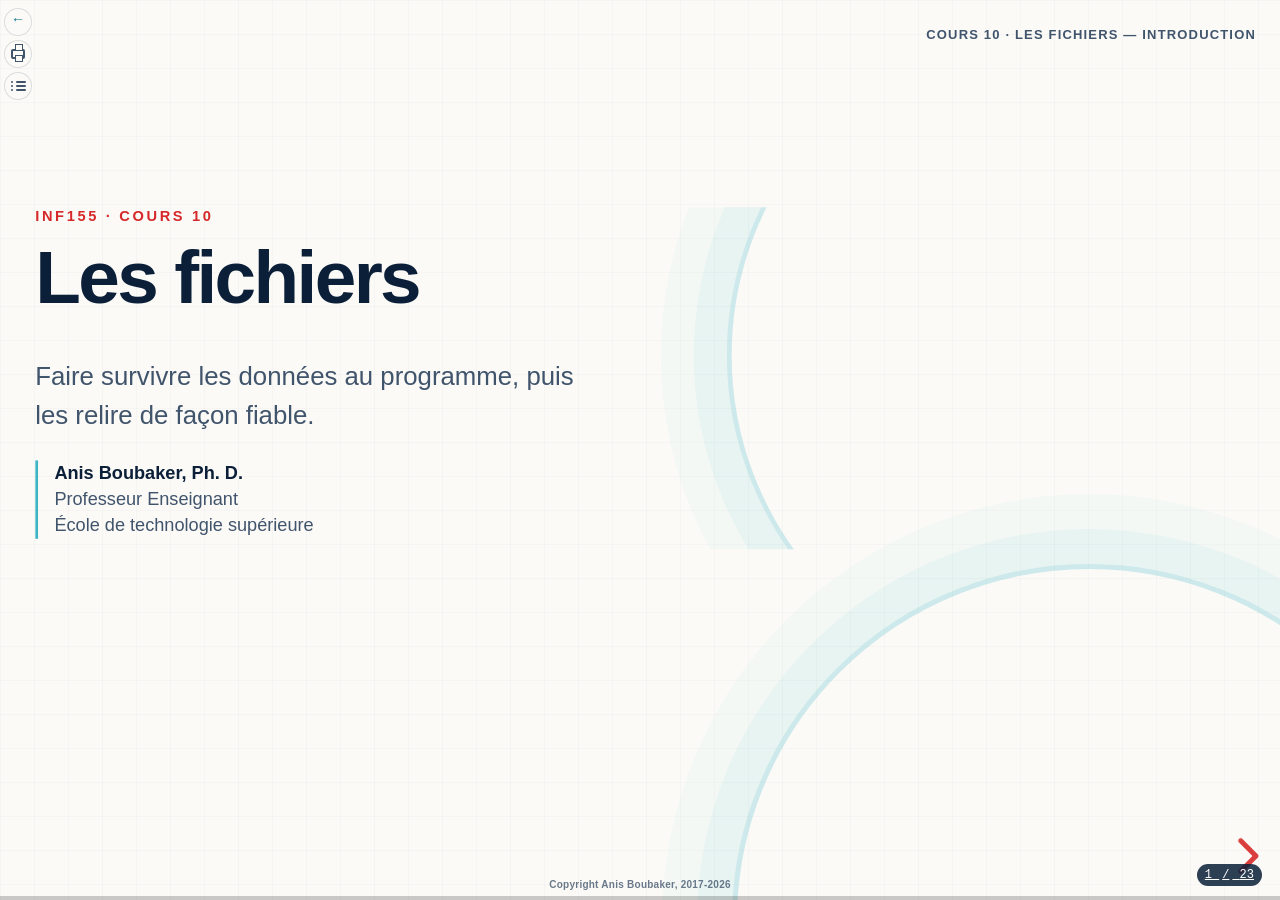
<file: diapos/cours10/index.html>
<!doctype html><html lang="fr-CA"><head>
  <meta charset="utf-8"><meta name="viewport" content="width=device-width, initial-scale=1.0, maximum-scale=1.0, user-scalable=no">
  <meta name="description" content="INF155 — Cours 10 : fichiers texte et binaires en C."><title>INF155 · Cours 10 · Les fichiers</title>
  <link rel="stylesheet" href="../../vendor/reveal/reset.css"><link rel="stylesheet" href="../../vendor/reveal/reveal.css"><link rel="stylesheet" href="../../vendor/reveal/plugin/highlight/monokai.css"><link rel="stylesheet" href="../../css/inf155.css">
</head><body class="deck-shell" data-course="INF155" data-session="Cours 10"><div class="reveal">
  <a class="deck-home" href="../../" aria-label="Retour à la liste des cours"><span aria-hidden="true">←</span> INF155</a><div class="deck-label" aria-hidden="true">Cours 10 · Les fichiers</div>
  <div class="slides">
    <section data-markdown="slides/00-introduction.md" data-separator="^\r?\n---\r?\n$" data-separator-vertical="$x"></section>
    <section data-markdown="slides/01-persistance.md" data-separator="^\r?\n---\r?\n$" data-separator-vertical="$x"></section>
    <section data-markdown="slides/02-ouvrir-fermer.md" data-separator="^\r?\n---\r?\n$" data-separator-vertical="$x"></section>
    <section data-markdown="slides/03-lire-ecrire.md" data-separator="^\r?\n---\r?\n$" data-separator-vertical="$x"></section>
    <section data-markdown="slides/04-position-fichiers.md" data-visibility="hidden" data-separator="^\r?\n---\r?\n$" data-separator-vertical="$x"></section>
    <section data-markdown="slides/05-analyser.md" data-visibility="hidden" data-separator="^\r?\n---\r?\n$" data-separator-vertical="$x"></section>
  </div></div>
  <script src="../../vendor/reveal/reveal.js"></script><script src="../../vendor/reveal/plugin/markdown/markdown.js"></script><script src="../../vendor/reveal/plugin/highlight/highlight.js"></script><script src="../../vendor/reveal/plugin/notes/notes.js"></script><script src="../../vendor/reveal/plugin/search/search.js"></script><script src="../../vendor/reveal/plugin/zoom/zoom.js"></script><script src="../../js/inf155.js"></script>
</body></html>
</file>
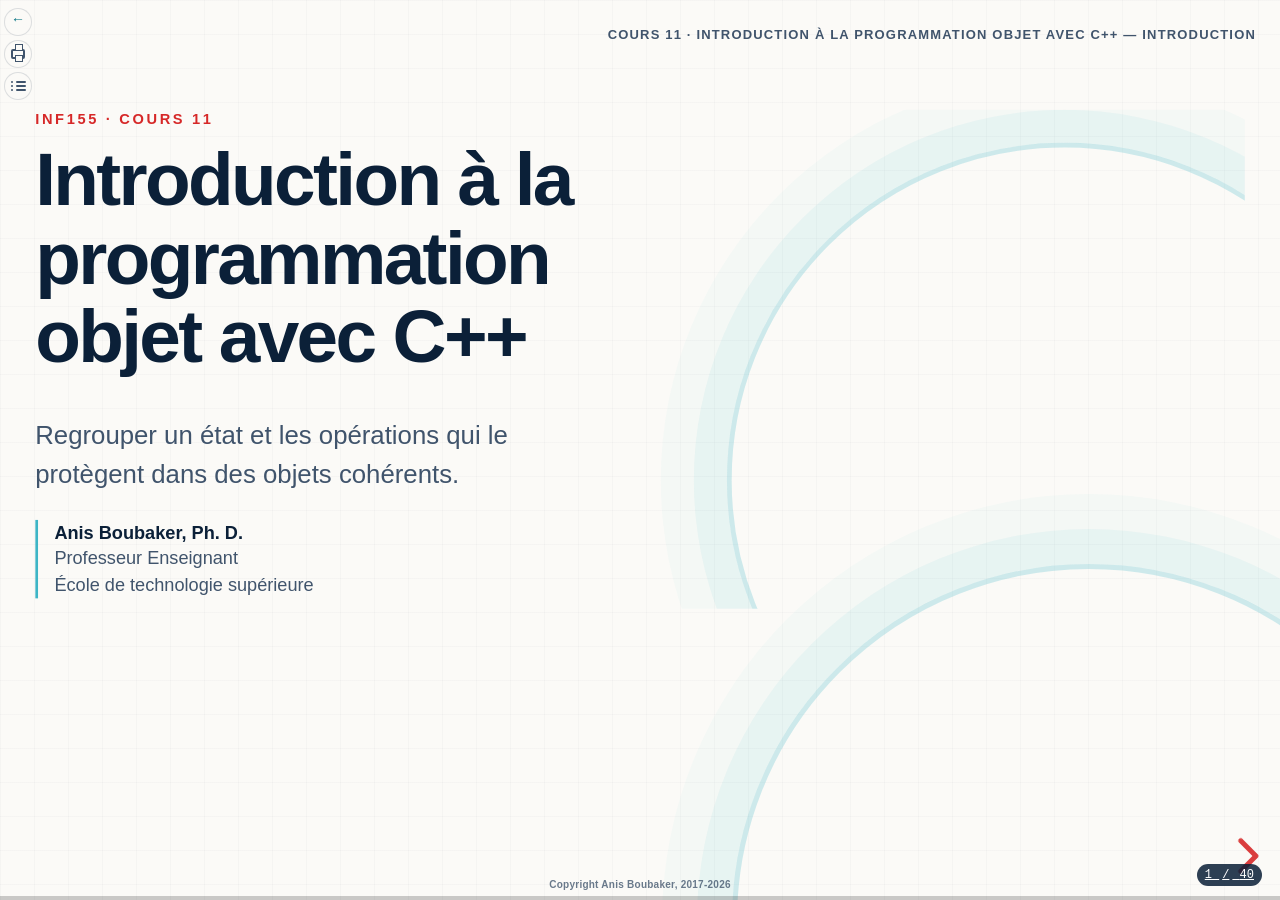
<file: diapos/cours11/index.html>
<!doctype html>
<html lang="fr-CA">
  <head>
    <meta charset="utf-8"><meta name="viewport" content="width=device-width, initial-scale=1.0, maximum-scale=1.0, user-scalable=no">
    <meta name="description" content="INF155 — Cours 11 : introduction à la programmation orientée objet avec C++.">
    <title>INF155 · Cours 11 · Introduction à la programmation objet avec C++</title>
    <link rel="stylesheet" href="../../vendor/reveal/reset.css"><link rel="stylesheet" href="../../vendor/reveal/reveal.css">
    <link rel="stylesheet" href="../../vendor/reveal/plugin/highlight/monokai.css"><link rel="stylesheet" href="../../css/inf155.css">
  </head>
  <body class="deck-shell" data-course="INF155" data-session="Cours 11">
    <div class="reveal"><a class="deck-home" href="../../" aria-label="Retour à la liste des cours"><span aria-hidden="true">←</span> INF155</a>
      <div class="deck-label" aria-hidden="true">Cours 11 · Introduction à la programmation objet avec C++</div>
      <div class="slides">
        <section data-markdown="slides/00-introduction.md" data-separator="^\r?\n---\r?\n$" data-separator-vertical="$x"></section>
        <section data-markdown="slides/01-du-c-au-cpp.md" data-separator="^\r?\n---\r?\n$" data-separator-vertical="$x"></section>
        <section data-markdown="slides/02-objets-classes-instances.md" data-separator="^\r?\n---\r?\n$" data-separator-vertical="$x"></section>
        <section data-markdown="slides/03-definir-classe.md" data-separator="^\r?\n---\r?\n$" data-separator-vertical="$x"></section>
        <section data-markdown="slides/04-encapsulation-construction.md" data-separator="^\r?\n---\r?\n$" data-separator-vertical="$x"></section>
        <section data-markdown="slides/05-exemple-complet.md" data-separator="^\r?\n---\r?\n$" data-separator-vertical="$x"></section>
      </div>
    </div>
    <script src="../../vendor/reveal/reveal.js"></script><script src="../../vendor/reveal/plugin/markdown/markdown.js"></script>
    <script src="../../vendor/reveal/plugin/highlight/highlight.js"></script><script src="../../vendor/reveal/plugin/notes/notes.js"></script>
    <script src="../../vendor/reveal/plugin/search/search.js"></script><script src="../../vendor/reveal/plugin/zoom/zoom.js"></script><script src="../../js/inf155.js"></script>
  </body>
</html>
</file>
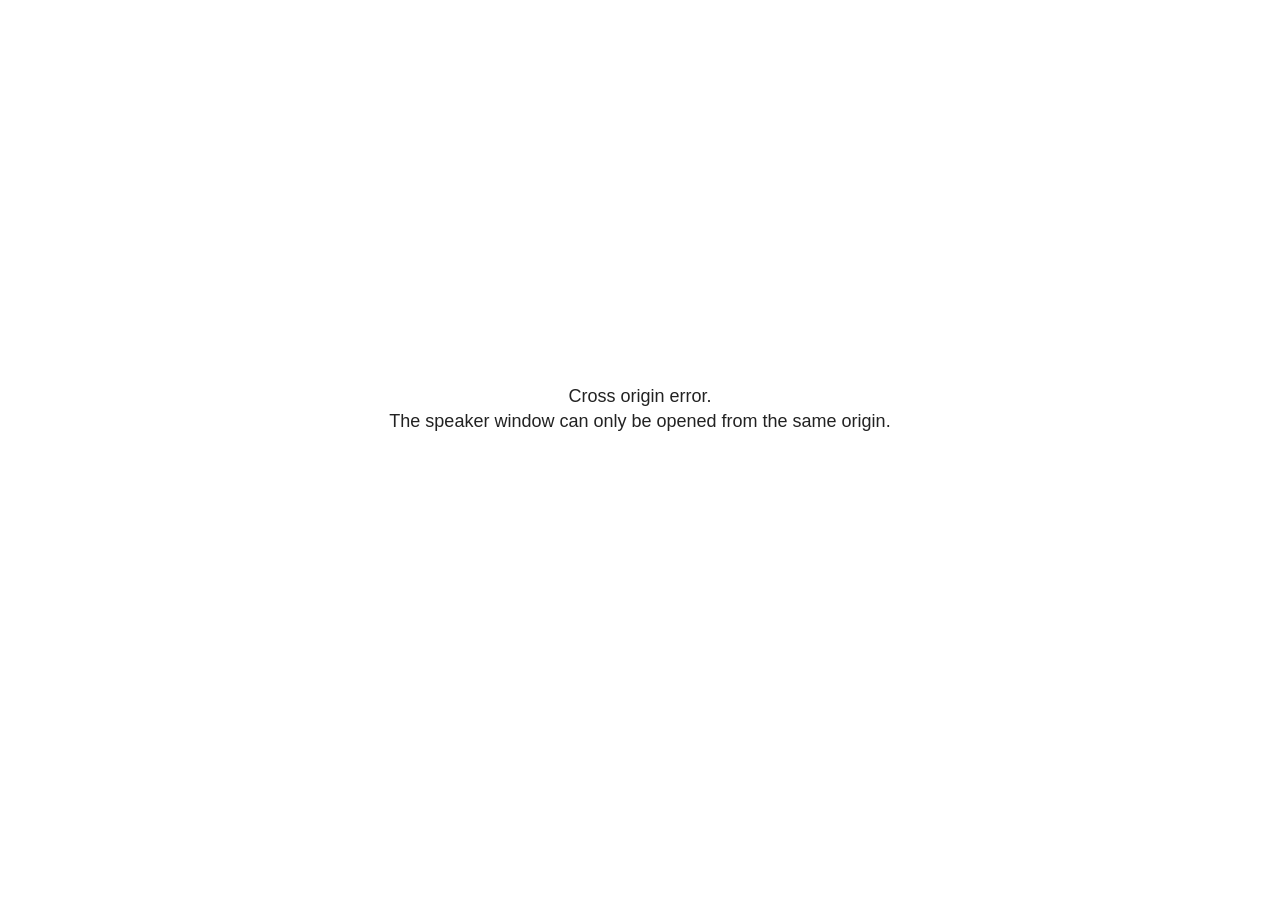
<file: vendor/reveal/plugin/notes/speaker-view.html>
<!--
	NOTE: You need to build the notes plugin after making changes to this file.
-->
<html lang="en">
	<head>
		<meta charset="utf-8">

		<title>reveal.js - Speaker View</title>

		<style>
			body {
				font-family: Helvetica;
				font-size: 18px;
			}

			#current-slide,
			#upcoming-slide,
			#speaker-controls {
				padding: 6px;
				box-sizing: border-box;
				-moz-box-sizing: border-box;
			}

			#current-slide iframe,
			#upcoming-slide iframe {
				width: 100%;
				height: 100%;
				border: 1px solid #ddd;
			}

			#current-slide .label,
			#upcoming-slide .label {
				position: absolute;
				top: 10px;
				left: 10px;
				z-index: 2;
			}

			#connection-status {
				position: absolute;
				top: 0;
				left: 0;
				width: 100%;
				height: 100%;
				z-index: 20;
				padding: 30% 20% 20% 20%;
				font-size: 18px;
				color: #222;
				background: #fff;
				text-align: center;
				box-sizing: border-box;
				line-height: 1.4;
			}

			.overlay-element {
				height: 34px;
				line-height: 34px;
				padding: 0 10px;
				text-shadow: none;
				background: rgba( 220, 220, 220, 0.8 );
				color: #222;
				font-size: 14px;
			}

			.overlay-element.interactive:hover {
				background: rgba( 220, 220, 220, 1 );
			}

			#current-slide {
				position: absolute;
				width: 60%;
				height: 100%;
				top: 0;
				left: 0;
				padding-right: 0;
			}

			#upcoming-slide {
				position: absolute;
				width: 40%;
				height: 40%;
				right: 0;
				top: 0;
			}

			/* Speaker controls */
			#speaker-controls {
				position: absolute;
				top: 40%;
				right: 0;
				width: 40%;
				height: 60%;
				overflow: auto;
				font-size: 18px;
			}

				.speaker-controls-time.hidden,
				.speaker-controls-notes.hidden {
					display: none;
				}

				.speaker-controls-time .label,
				.speaker-controls-pace .label,
				.speaker-controls-notes .label {
					text-transform: uppercase;
					font-weight: normal;
					font-size: 0.66em;
					color: #666;
					margin: 0;
				}

				.speaker-controls-time, .speaker-controls-pace {
					border-bottom: 1px solid rgba( 200, 200, 200, 0.5 );
					margin-bottom: 10px;
					padding: 10px 16px;
					padding-bottom: 20px;
					cursor: pointer;
				}

				.speaker-controls-time .reset-button {
					opacity: 0;
					float: right;
					color: #666;
					text-decoration: none;
				}
				.speaker-controls-time:hover .reset-button {
					opacity: 1;
				}

				.speaker-controls-time .timer,
				.speaker-controls-time .clock {
					width: 50%;
				}

				.speaker-controls-time .timer,
				.speaker-controls-time .clock,
				.speaker-controls-time .pacing .hours-value,
				.speaker-controls-time .pacing .minutes-value,
				.speaker-controls-time .pacing .seconds-value {
					font-size: 1.9em;
				}

				.speaker-controls-time .timer {
					float: left;
				}

				.speaker-controls-time .clock {
					float: right;
					text-align: right;
				}

				.speaker-controls-time span.mute {
					opacity: 0.3;
				}

				.speaker-controls-time .pacing-title {
					margin-top: 5px;
				}

				.speaker-controls-time .pacing.ahead {
					color: blue;
				}

				.speaker-controls-time .pacing.on-track {
					color: green;
				}

				.speaker-controls-time .pacing.behind {
					color: red;
				}

				.speaker-controls-notes {
					padding: 10px 16px;
				}

				.speaker-controls-notes .value {
					margin-top: 5px;
					line-height: 1.4;
					font-size: 1.2em;
				}

			/* Layout selector */
			#speaker-layout {
				position: absolute;
				top: 10px;
				right: 10px;
				color: #222;
				z-index: 10;
			}
				#speaker-layout select {
					position: absolute;
					width: 100%;
					height: 100%;
					top: 0;
					left: 0;
					border: 0;
					box-shadow: 0;
					cursor: pointer;
					opacity: 0;

					font-size: 1em;
					background-color: transparent;

					-moz-appearance: none;
					-webkit-appearance: none;
					-webkit-tap-highlight-color: rgba(0, 0, 0, 0);
				}

				#speaker-layout select:focus {
					outline: none;
					box-shadow: none;
				}

			.clear {
				clear: both;
			}

			/* Speaker layout: Wide */
			body[data-speaker-layout="wide"] #current-slide,
			body[data-speaker-layout="wide"] #upcoming-slide {
				width: 50%;
				height: 45%;
				padding: 6px;
			}

			body[data-speaker-layout="wide"] #current-slide {
				top: 0;
				left: 0;
			}

			body[data-speaker-layout="wide"] #upcoming-slide {
				top: 0;
				left: 50%;
			}

			body[data-speaker-layout="wide"] #speaker-controls {
				top: 45%;
				left: 0;
				width: 100%;
				height: 50%;
				font-size: 1.25em;
			}

			/* Speaker layout: Tall */
			body[data-speaker-layout="tall"] #current-slide,
			body[data-speaker-layout="tall"] #upcoming-slide {
				width: 45%;
				height: 50%;
				padding: 6px;
			}

			body[data-speaker-layout="tall"] #current-slide {
				top: 0;
				left: 0;
			}

			body[data-speaker-layout="tall"] #upcoming-slide {
				top: 50%;
				left: 0;
			}

			body[data-speaker-layout="tall"] #speaker-controls {
				padding-top: 40px;
				top: 0;
				left: 45%;
				width: 55%;
				height: 100%;
				font-size: 1.25em;
			}

			/* Speaker layout: Notes only */
			body[data-speaker-layout="notes-only"] #current-slide,
			body[data-speaker-layout="notes-only"] #upcoming-slide {
				display: none;
			}

			body[data-speaker-layout="notes-only"] #speaker-controls {
				padding-top: 40px;
				top: 0;
				left: 0;
				width: 100%;
				height: 100%;
				font-size: 1.25em;
			}

			@media screen and (max-width: 1080px) {
				body[data-speaker-layout="default"] #speaker-controls {
					font-size: 16px;
				}
			}

			@media screen and (max-width: 900px) {
				body[data-speaker-layout="default"] #speaker-controls {
					font-size: 14px;
				}
			}

			@media screen and (max-width: 800px) {
				body[data-speaker-layout="default"] #speaker-controls {
					font-size: 12px;
				}
			}

		</style>
	</head>

	<body>

		<div id="connection-status">Loading speaker view...</div>

		<div id="current-slide"></div>
		<div id="upcoming-slide"><span class="overlay-element label">Upcoming</span></div>
		<div id="speaker-controls">
			<div class="speaker-controls-time">
				<h4 class="label">Time <span class="reset-button">Click to Reset</span></h4>
				<div class="clock">
					<span class="clock-value">0:00 AM</span>
				</div>
				<div class="timer">
					<span class="hours-value">00</span><span class="minutes-value">:00</span><span class="seconds-value">:00</span>
				</div>
				<div class="clear"></div>

				<h4 class="label pacing-title" style="display: none">Pacing – Time to finish current slide</h4>
				<div class="pacing" style="display: none">
					<span class="hours-value">00</span><span class="minutes-value">:00</span><span class="seconds-value">:00</span>
				</div>
			</div>

			<div class="speaker-controls-notes hidden">
				<h4 class="label">Notes</h4>
				<div class="value"></div>
			</div>
		</div>
		<div id="speaker-layout" class="overlay-element interactive">
			<span class="speaker-layout-label"></span>
			<select class="speaker-layout-dropdown"></select>
		</div>

		<script>

			(function() {

				var notes,
					notesValue,
					currentState,
					currentSlide,
					upcomingSlide,
					layoutLabel,
					layoutDropdown,
					pendingCalls = {},
					lastRevealApiCallId = 0,
					connected = false

				var connectionStatus = document.querySelector( '#connection-status' );

				var SPEAKER_LAYOUTS = {
					'default': 'Default',
					'wide': 'Wide',
					'tall': 'Tall',
					'notes-only': 'Notes only'
				};

				setupLayout();

				let openerOrigin;

				try {
					openerOrigin = window.opener.location.origin;
				}
				catch ( error ) { console.warn( error ) }

				// In order to prevent XSS, the speaker view will only run if its
				// opener has the same origin as itself
				if( window.location.origin !== openerOrigin ) {
					connectionStatus.innerHTML = 'Cross origin error.<br>The speaker window can only be opened from the same origin.';
					return;
				}

				var connectionTimeout = setTimeout( function() {
					connectionStatus.innerHTML = 'Error connecting to main window.<br>Please try closing and reopening the speaker view.';
				}, 5000 );

				window.addEventListener( 'message', function( event ) {

					clearTimeout( connectionTimeout );
					connectionStatus.style.display = 'none';

					var data = JSON.parse( event.data );

					// The overview mode is only useful to the reveal.js instance
					// where navigation occurs so we don't sync it
					if( data.state ) delete data.state.overview;

					// Messages sent by the notes plugin inside of the main window
					if( data && data.namespace === 'reveal-notes' ) {
						if( data.type === 'connect' ) {
							handleConnectMessage( data );
						}
						else if( data.type === 'state' ) {
							handleStateMessage( data );
						}
						else if( data.type === 'return' ) {
							pendingCalls[data.callId](data.result);
							delete pendingCalls[data.callId];
						}
					}
					// Messages sent by the reveal.js inside of the current slide preview
					else if( data && data.namespace === 'reveal' ) {
						if( /ready/.test( data.eventName ) ) {
							// Send a message back to notify that the handshake is complete
							window.opener.postMessage( JSON.stringify({ namespace: 'reveal-notes', type: 'connected'} ), '*' );
						}
						else if( /slidechanged|fragmentshown|fragmenthidden|paused|resumed/.test( data.eventName ) && currentState !== JSON.stringify( data.state ) ) {

							dispatchStateToMainWindow( data.state );

						}
					}

				} );

				/**
				 * Updates the presentation in the main window to match the state
				 * of the presentation in the notes window.
				 */
				const dispatchStateToMainWindow = debounce(( state ) => {
					window.opener.postMessage( JSON.stringify({ method: 'setState', args: [ state ]} ), '*' );
				}, 500);

				/**
				 * Asynchronously calls the Reveal.js API of the main frame.
				 */
				function callRevealApi( methodName, methodArguments, callback ) {

					var callId = ++lastRevealApiCallId;
					pendingCalls[callId] = callback;
					window.opener.postMessage( JSON.stringify( {
						namespace: 'reveal-notes',
						type: 'call',
						callId: callId,
						methodName: methodName,
						arguments: methodArguments
					} ), '*' );

				}

				/**
				 * Called when the main window is trying to establish a
				 * connection.
				 */
				function handleConnectMessage( data ) {

					if( connected === false ) {
						connected = true;

						setupIframes( data );
						setupKeyboard();
						setupNotes();
						setupTimer();
						setupHeartbeat();
					}

				}

				/**
				 * Called when the main window sends an updated state.
				 */
				function handleStateMessage( data ) {

					// Store the most recently set state to avoid circular loops
					// applying the same state
					currentState = JSON.stringify( data.state );

					// No need for updating the notes in case of fragment changes
					if ( data.notes ) {
						notes.classList.remove( 'hidden' );
						notesValue.style.whiteSpace = data.whitespace;
						if( data.markdown ) {
							notesValue.innerHTML = marked( data.notes );
						}
						else {
							notesValue.innerHTML = data.notes;
						}
					}
					else {
						notes.classList.add( 'hidden' );
					}

					// Update the note slides
					currentSlide.contentWindow.postMessage( JSON.stringify({ method: 'setState', args: [ data.state ] }), '*' );
					upcomingSlide.contentWindow.postMessage( JSON.stringify({ method: 'setState', args: [ data.state ] }), '*' );
					upcomingSlide.contentWindow.postMessage( JSON.stringify({ method: 'next' }), '*' );

				}

				// Limit to max one state update per X ms
				handleStateMessage = debounce( handleStateMessage, 200 );

				/**
				 * Forward keyboard events to the current slide window.
				 * This enables keyboard events to work even if focus
				 * isn't set on the current slide iframe.
				 *
				 * Block F5 default handling, it reloads and disconnects
				 * the speaker notes window.
				 */
				function setupKeyboard() {

					document.addEventListener( 'keydown', function( event ) {
						if( event.keyCode === 116 || ( event.metaKey && event.keyCode === 82 ) ) {
							event.preventDefault();
							return false;
						}
						currentSlide.contentWindow.postMessage( JSON.stringify({ method: 'triggerKey', args: [ event.keyCode ] }), '*' );
					} );

				}

				/**
				 * Creates the preview iframes.
				 */
				function setupIframes( data ) {

					var params = [
						'receiver',
						'progress=false',
						'history=false',
						'transition=none',
						'autoSlide=0',
						'backgroundTransition=none'
					].join( '&' );

					var urlSeparator = /\?/.test(data.url) ? '&' : '?';
					var hash = '#/' + data.state.indexh + '/' + data.state.indexv;
					var currentURL = data.url + urlSeparator + params + '&postMessageEvents=true' + hash;
					var upcomingURL = data.url + urlSeparator + params + '&controls=false' + hash;

					currentSlide = document.createElement( 'iframe' );
					currentSlide.setAttribute( 'width', 1280 );
					currentSlide.setAttribute( 'height', 1024 );
					currentSlide.setAttribute( 'src', currentURL );
					document.querySelector( '#current-slide' ).appendChild( currentSlide );

					upcomingSlide = document.createElement( 'iframe' );
					upcomingSlide.setAttribute( 'width', 640 );
					upcomingSlide.setAttribute( 'height', 512 );
					upcomingSlide.setAttribute( 'src', upcomingURL );
					document.querySelector( '#upcoming-slide' ).appendChild( upcomingSlide );

				}

				/**
				 * Setup the notes UI.
				 */
				function setupNotes() {

					notes = document.querySelector( '.speaker-controls-notes' );
					notesValue = document.querySelector( '.speaker-controls-notes .value' );

				}

				/**
				 * We send out a heartbeat at all times to ensure we can
				 * reconnect with the main presentation window after reloads.
				 */
				function setupHeartbeat() {

					setInterval( () => {
						window.opener.postMessage( JSON.stringify({ namespace: 'reveal-notes', type: 'heartbeat'} ), '*' );
					}, 1000 );

				}

				function getTimings( callback ) {

					callRevealApi( 'getSlidesAttributes', [], function ( slideAttributes ) {
						callRevealApi( 'getConfig', [], function ( config ) {
							var totalTime = config.totalTime;
							var minTimePerSlide = config.minimumTimePerSlide || 0;
							var defaultTiming = config.defaultTiming;
							if ((defaultTiming == null) && (totalTime == null)) {
								callback(null);
								return;
							}
							// Setting totalTime overrides defaultTiming
							if (totalTime) {
								defaultTiming = 0;
							}
							var timings = [];
							for ( var i in slideAttributes ) {
								var slide = slideAttributes[ i ];
								var timing = defaultTiming;
								if( slide.hasOwnProperty( 'data-timing' )) {
									var t = slide[ 'data-timing' ];
									timing = parseInt(t);
									if( isNaN(timing) ) {
										console.warn("Could not parse timing '" + t + "' of slide " + i + "; using default of " + defaultTiming);
										timing = defaultTiming;
									}
								}
								timings.push(timing);
							}
							if ( totalTime ) {
								// After we've allocated time to individual slides, we summarize it and
								// subtract it from the total time
								var remainingTime = totalTime - timings.reduce( function(a, b) { return a + b; }, 0 );
								// The remaining time is divided by the number of slides that have 0 seconds
								// allocated at the moment, giving the average time-per-slide on the remaining slides
								var remainingSlides = (timings.filter( function(x) { return x == 0 }) ).length
								var timePerSlide = Math.round( remainingTime / remainingSlides, 0 )
								// And now we replace every zero-value timing with that average
								timings = timings.map( function(x) { return (x==0 ? timePerSlide : x) } );
							}
							var slidesUnderMinimum = timings.filter( function(x) { return (x < minTimePerSlide) } ).length
							if ( slidesUnderMinimum ) {
								message = "The pacing time for " + slidesUnderMinimum + " slide(s) is under the configured minimum of " + minTimePerSlide + " seconds. Check the data-timing attribute on individual slides, or consider increasing the totalTime or minimumTimePerSlide configuration options (or removing some slides).";
								alert(message);
							}
							callback( timings );
						} );
					} );

				}

				/**
				 * Return the number of seconds allocated for presenting
				 * all slides up to and including this one.
				 */
				function getTimeAllocated( timings, callback ) {

					callRevealApi( 'getSlidePastCount', [], function ( currentSlide ) {
						var allocated = 0;
						for (var i in timings.slice(0, currentSlide + 1)) {
							allocated += timings[i];
						}
						callback( allocated );
					} );

				}

				/**
				 * Create the timer and clock and start updating them
				 * at an interval.
				 */
				function setupTimer() {

					var start = new Date(),
					timeEl = document.querySelector( '.speaker-controls-time' ),
					clockEl = timeEl.querySelector( '.clock-value' ),
					hoursEl = timeEl.querySelector( '.hours-value' ),
					minutesEl = timeEl.querySelector( '.minutes-value' ),
					secondsEl = timeEl.querySelector( '.seconds-value' ),
					pacingTitleEl = timeEl.querySelector( '.pacing-title' ),
					pacingEl = timeEl.querySelector( '.pacing' ),
					pacingHoursEl = pacingEl.querySelector( '.hours-value' ),
					pacingMinutesEl = pacingEl.querySelector( '.minutes-value' ),
					pacingSecondsEl = pacingEl.querySelector( '.seconds-value' );

					var timings = null;
					getTimings( function ( _timings ) {

						timings = _timings;
						if (_timings !== null) {
							pacingTitleEl.style.removeProperty('display');
							pacingEl.style.removeProperty('display');
						}

						// Update once directly
						_updateTimer();

						// Then update every second
						setInterval( _updateTimer, 1000 );

					} );


					function _resetTimer() {

						if (timings == null) {
							start = new Date();
							_updateTimer();
						}
						else {
							// Reset timer to beginning of current slide
							getTimeAllocated( timings, function ( slideEndTimingSeconds ) {
								var slideEndTiming = slideEndTimingSeconds * 1000;
								callRevealApi( 'getSlidePastCount', [], function ( currentSlide ) {
									var currentSlideTiming = timings[currentSlide] * 1000;
									var previousSlidesTiming = slideEndTiming - currentSlideTiming;
									var now = new Date();
									start = new Date(now.getTime() - previousSlidesTiming);
									_updateTimer();
								} );
							} );
						}

					}

					timeEl.addEventListener( 'click', function() {
						_resetTimer();
						return false;
					} );

					function _displayTime( hrEl, minEl, secEl, time) {

						var sign = Math.sign(time) == -1 ? "-" : "";
						time = Math.abs(Math.round(time / 1000));
						var seconds = time % 60;
						var minutes = Math.floor( time / 60 ) % 60 ;
						var hours = Math.floor( time / ( 60 * 60 )) ;
						hrEl.innerHTML = sign + zeroPadInteger( hours );
						if (hours == 0) {
							hrEl.classList.add( 'mute' );
						}
						else {
							hrEl.classList.remove( 'mute' );
						}
						minEl.innerHTML = ':' + zeroPadInteger( minutes );
						if (hours == 0 && minutes == 0) {
							minEl.classList.add( 'mute' );
						}
						else {
							minEl.classList.remove( 'mute' );
						}
						secEl.innerHTML = ':' + zeroPadInteger( seconds );
					}

					function _updateTimer() {

						var diff, hours, minutes, seconds,
						now = new Date();

						diff = now.getTime() - start.getTime();

						clockEl.innerHTML = now.toLocaleTimeString( 'en-US', { hour12: true, hour: '2-digit', minute:'2-digit' } );
						_displayTime( hoursEl, minutesEl, secondsEl, diff );
						if (timings !== null) {
							_updatePacing(diff);
						}

					}

					function _updatePacing(diff) {

						getTimeAllocated( timings, function ( slideEndTimingSeconds ) {
							var slideEndTiming = slideEndTimingSeconds * 1000;

							callRevealApi( 'getSlidePastCount', [], function ( currentSlide ) {
								var currentSlideTiming = timings[currentSlide] * 1000;
								var timeLeftCurrentSlide = slideEndTiming - diff;
								if (timeLeftCurrentSlide < 0) {
									pacingEl.className = 'pacing behind';
								}
								else if (timeLeftCurrentSlide < currentSlideTiming) {
									pacingEl.className = 'pacing on-track';
								}
								else {
									pacingEl.className = 'pacing ahead';
								}
								_displayTime( pacingHoursEl, pacingMinutesEl, pacingSecondsEl, timeLeftCurrentSlide );
							} );
						} );
					}

				}

				/**
				 * Sets up the speaker view layout and layout selector.
				 */
				function setupLayout() {

					layoutDropdown = document.querySelector( '.speaker-layout-dropdown' );
					layoutLabel = document.querySelector( '.speaker-layout-label' );

					// Render the list of available layouts
					for( var id in SPEAKER_LAYOUTS ) {
						var option = document.createElement( 'option' );
						option.setAttribute( 'value', id );
						option.textContent = SPEAKER_LAYOUTS[ id ];
						layoutDropdown.appendChild( option );
					}

					// Monitor the dropdown for changes
					layoutDropdown.addEventListener( 'change', function( event ) {

						setLayout( layoutDropdown.value );

					}, false );

					// Restore any currently persisted layout
					setLayout( getLayout() );

				}

				/**
				 * Sets a new speaker view layout. The layout is persisted
				 * in local storage.
				 */
				function setLayout( value ) {

					var title = SPEAKER_LAYOUTS[ value ];

					layoutLabel.innerHTML = 'Layout' + ( title ? ( ': ' + title ) : '' );
					layoutDropdown.value = value;

					document.body.setAttribute( 'data-speaker-layout', value );

					// Persist locally
					if( supportsLocalStorage() ) {
						window.localStorage.setItem( 'reveal-speaker-layout', value );
					}

				}

				/**
				 * Returns the ID of the most recently set speaker layout
				 * or our default layout if none has been set.
				 */
				function getLayout() {

					if( supportsLocalStorage() ) {
						var layout = window.localStorage.getItem( 'reveal-speaker-layout' );
						if( layout ) {
							return layout;
						}
					}

					// Default to the first record in the layouts hash
					for( var id in SPEAKER_LAYOUTS ) {
						return id;
					}

				}

				function supportsLocalStorage() {

					try {
						localStorage.setItem('test', 'test');
						localStorage.removeItem('test');
						return true;
					}
					catch( e ) {
						return false;
					}

				}

				function zeroPadInteger( num ) {

					var str = '00' + parseInt( num );
					return str.substring( str.length - 2 );

				}

				/**
				 * Limits the frequency at which a function can be called.
				 */
				function debounce( fn, ms ) {

					var lastTime = 0,
						timeout;

					return function() {

						var args = arguments;
						var context = this;

						clearTimeout( timeout );

						var timeSinceLastCall = Date.now() - lastTime;
						if( timeSinceLastCall > ms ) {
							fn.apply( context, args );
							lastTime = Date.now();
						}
						else {
							timeout = setTimeout( function() {
								fn.apply( context, args );
								lastTime = Date.now();
							}, ms - timeSinceLastCall );
						}

					}

				}

			})();

		</script>
	</body>
</html>
</file>
<file: css/inf155.css>
:root {
  --ets-red: #d62828;
  --ets-red-dark: #a9151a;
  --ink: #132235;
  --ink-soft: #40546c;
  --navy: #0b2038;
  --navy-light: #173c5e;
  --cyan: #3db5c6;
  --cyan-pale: #dff5f7;
  --paper: #fbfaf7;
  --paper-deep: #f0eee7;
  --line: #d9dee4;
  --code: #101827;
  --success: #16826c;
  --warning: #b45a16;
  --shadow: 0 24px 70px rgba(11, 32, 56, 0.14);
  --font-sans: Inter, Aptos, "Segoe UI", "Helvetica Neue", Arial, sans-serif;
  --font-mono: "SFMono-Regular", Consolas, "Liberation Mono", monospace;
}

* {
  box-sizing: border-box;
}

html,
body {
  min-height: 100%;
}

body {
  margin: 0;
  color: var(--ink);
  font-family: var(--font-sans);
}

/* Page d’accueil */

.site-shell {
  min-height: 100vh;
  display: flex;
  flex-direction: column;
  padding: clamp(1.1rem, 2.8vw, 2.7rem) clamp(1.2rem, 5vw, 5rem) 1.5rem;
  background:
    radial-gradient(circle at 87% 12%, rgba(61, 181, 198, 0.25), transparent 28rem),
    linear-gradient(135deg, #fdfcf9 0%, #f3f7f8 54%, #edf4f6 100%);
}

.site-header,
.site-footer {
  display: flex;
  align-items: center;
  justify-content: space-between;
  gap: 1rem;
}

.site-header p,
.site-footer {
  color: var(--ink-soft);
  font-size: 0.88rem;
  letter-spacing: 0.02em;
}

.brand {
  display: inline-flex;
  align-items: center;
  gap: 0.8rem;
  color: var(--navy);
  font-size: 1.05rem;
  font-weight: 800;
  letter-spacing: 0.13em;
  text-decoration: none;
}

.brand img {
  width: 54px;
  max-height: 38px;
  object-fit: contain;
}

.course-catalog {
  flex: 1;
  width: min(1180px, 100%);
  margin: clamp(3rem, 9vh, 7.5rem) auto clamp(3rem, 8vh, 6rem);
}

.course-list {
  display: grid;
  grid-template-columns: repeat(2, minmax(0, 1fr));
  gap: 1.1rem;
}

.course-resources {
  display: flex;
  align-items: center;
  justify-content: space-between;
  flex-wrap: wrap;
  gap: 0.75rem 1.5rem;
  margin-bottom: 1.75rem;
}

.course-resources h1 {
  margin: 0;
  font-size: 1.35rem;
}

.course-resources a {
  color: var(--ets-red-dark);
  font-weight: 700;
  text-underline-offset: 0.2em;
}

.course-resources a:hover,
.course-resources a:focus-visible {
  color: var(--ink);
}

.course-card {
  position: relative;
  display: grid;
  grid-template-columns: auto 1fr;
  gap: 0.7rem 1rem;
  padding: clamp(1.5rem, 3vw, 2.25rem);
  overflow: hidden;
  border: 1px solid rgba(11, 32, 56, 0.1);
  border-radius: 1.1rem;
  background: rgba(255, 255, 255, 0.8);
  box-shadow: var(--shadow);
  color: var(--ink);
  text-decoration: none;
}

.course-card--ready {
  transition: transform 180ms ease, box-shadow 180ms ease, border-color 180ms ease;
}

.course-card--ready::after {
  content: "";
  position: absolute;
  inset: auto -3.5rem -5rem auto;
  width: 11rem;
  height: 11rem;
  border-radius: 50%;
  background: var(--cyan-pale);
  z-index: 0;
}

.course-card--ready:hover,
.course-card--ready:focus-visible {
  transform: translateY(-4px);
  border-color: rgba(214, 40, 40, 0.35);
  box-shadow: 0 30px 80px rgba(11, 32, 56, 0.19);
}

.course-number,
.course-state,
.course-card h2,
.course-card p,
.course-action {
  position: relative;
  z-index: 1;
}

.course-number {
  grid-row: 1 / span 3;
  color: var(--ets-red);
  font-size: 1.85rem;
  font-weight: 900;
  line-height: 1;
}

.course-state {
  justify-self: start;
  padding: 0.3rem 0.55rem;
  border-radius: 999px;
  background: var(--cyan-pale);
  color: #126b77;
  font-size: 0.66rem;
  font-weight: 850;
  letter-spacing: 0.12em;
  text-transform: uppercase;
}

.course-card h2 {
  margin: 0.3rem 0 0;
  max-width: 22ch;
  font-size: clamp(1.35rem, 2vw, 1.85rem);
  line-height: 1.12;
}

.course-card p {
  margin: 0;
  color: var(--ink-soft);
  line-height: 1.45;
}

.course-action {
  grid-column: 2;
  margin-top: 0.45rem;
  color: var(--ets-red-dark);
  font-size: 0.86rem;
  font-weight: 800;
}

.course-card--soon {
  box-shadow: none;
  opacity: 0.72;
}

.course-card--soon .course-state {
  background: var(--paper-deep);
  color: var(--ink-soft);
}

.site-footer {
  padding-top: 1.25rem;
  border-top: 1px solid rgba(11, 32, 56, 0.1);
}

/* Présentations Reveal.js */

.deck-shell,
.reveal-viewport {
  background:
    linear-gradient(90deg, rgba(11, 32, 56, 0.025) 1px, transparent 1px),
    linear-gradient(rgba(11, 32, 56, 0.025) 1px, transparent 1px),
    var(--paper);
  background-size: 34px 34px;
}

.reveal {
  color: var(--ink);
  font-family: var(--font-sans);
  font-size: 31px;
  font-weight: 460;
}

.reveal .slides {
  text-align: left;
}

.reveal .slides section,
.reveal .slides section > section {
  line-height: 1.34;
}

.reveal h1,
.reveal h2,
.reveal h3,
.reveal h4 {
  margin: 0 0 0.55em;
  color: var(--navy);
  font-family: var(--font-sans);
  font-weight: 830;
  letter-spacing: -0.035em;
  line-height: 1.05;
  text-transform: none;
  text-shadow: none;
}

.reveal h1 {
  font-size: 2.35em;
}

.reveal h2 {
  position: relative;
  max-width: 100%;
  padding-top: 0.35em;
  font-size: 1.62em;
}

.reveal h2::before {
  content: "";
  position: absolute;
  top: 0;
  left: 0;
  width: 2.15em;
  height: 0.1em;
  border-radius: 99px;
  background: var(--ets-red);
}

.reveal h3 {
  font-size: 1.18em;
}

.reveal h4 {
  color: var(--ink-soft);
  font-size: 0.82em;
  letter-spacing: 0;
}

.reveal p {
  margin: 0.55em 0;
}

.reveal ul,
.reveal ol {
  display: block;
  margin: 0.35em 0 0 1.1em;
}

.reveal li {
  margin: 0.26em 0;
  padding-left: 0.16em;
}

.reveal li::marker {
  color: var(--ets-red);
}

.reveal strong {
  color: var(--navy);
  font-weight: 800;
}

.reveal em {
  color: var(--ink-soft);
}

.reveal a {
  color: #0a7584;
  text-decoration-thickness: 0.07em;
  text-underline-offset: 0.12em;
}

.reveal small,
.reveal .small {
  font-size: 0.68em;
  line-height: 1.35;
}

.reveal .tiny {
  font-size: 0.54em;
  line-height: 1.25;
}

.reveal code {
  font-family: var(--font-mono);
  text-transform: none;
}

.reveal :not(pre) > code {
  padding: 0.08em 0.3em;
  border: 1px solid #d4dde5;
  border-radius: 0.25em;
  background: #eef2f5;
  color: #8f1b25;
  font-size: 0.86em;
}

.reveal pre {
  width: 100%;
  margin: 0.65em 0;
  border: 1px solid #31445b;
  border-radius: 0.55em;
  background: var(--code);
  box-shadow: 0 18px 38px rgba(11, 32, 56, 0.16);
  font-size: 0.59em;
  line-height: 1.32;
}

.reveal pre code {
  tab-size: 4;
  max-height: 455px;
  padding: 1.05em 1.2em;
  background: var(--code);
  color: #f4f7fb;
}

/* Palette de code à contraste élevé, cohérente avec le thème INF155. */
.reveal pre code.hljs {
  background: var(--code);
  color: #f4f7fb;
}

.reveal .hljs-keyword,
.reveal .hljs-literal,
.reveal .hljs-selector-tag,
.reveal .hljs-type {
  color: #ff7aa8;
}

.reveal .hljs-title,
.reveal .hljs-built_in,
.reveal .hljs-number {
  color: #b8e866;
}

.reveal .hljs-string,
.reveal .hljs-char,
.reveal .hljs-symbol {
  color: #ffd479;
}

.reveal .hljs-comment,
.reveal .hljs-quote,
.reveal .hljs-meta {
  color: #aebdca;
}

.reveal .hljs-ln-numbers {
  color: #91a2b5;
  opacity: 1;
}

.reveal .hljs.has-highlights tr:not(.highlight-line) {
  opacity: 0.72;
}

.reveal .hljs .highlight-line {
  background: rgba(239, 65, 74, 0.2);
}

.reveal table {
  width: 100%;
  margin: 0.7em 0;
  border-collapse: separate;
  border-spacing: 0;
  overflow: hidden;
  border: 1px solid var(--line);
  border-radius: 0.45em;
  font-size: 0.68em;
}

.reveal th,
.reveal td {
  padding: 0.45em 0.58em;
  border: 0;
  border-bottom: 1px solid var(--line);
  text-align: left;
}

.reveal th {
  background: var(--navy);
  color: white;
  font-weight: 780;
}

.reveal tr:nth-child(even) td {
  background: #f2f5f7;
}

.reveal tr:last-child td {
  border-bottom: 0;
}

.reveal img {
  display: block;
  width: auto;
  max-width: 100%;
  max-height: 430px;
  margin: 0.55em auto;
  border: 0;
  box-shadow: none;
  object-fit: contain;
}

.reveal blockquote {
  width: auto;
  margin: 0.7em 0;
  padding: 0.75em 0.95em 0.75em 1.15em;
  border: 0;
  border-left: 0.18em solid var(--ets-red);
  background: white;
  box-shadow: 0 14px 36px rgba(11, 32, 56, 0.08);
  color: var(--ink);
  font-style: normal;
}

.reveal blockquote p {
  display: block;
}

.deck-home,
.deck-label {
  position: fixed;
  top: 20px;
  z-index: 40;
  color: var(--ink-soft);
  font-family: var(--font-sans);
  font-size: 13px;
  font-weight: 760;
  letter-spacing: 0.09em;
  text-decoration: none;
  text-transform: uppercase;
}

.deck-home {
  top: 8px;
  left: 4px;
  display: grid;
  place-items: center;
  width: 28px;
  height: 28px;
  padding: 0;
  border: 1px solid rgba(11, 32, 56, 0.13);
  border-radius: 50%;
  background: rgba(251, 250, 247, 0.86);
  font-size: 0;
  backdrop-filter: blur(10px);
}

.deck-home span {
  font-size: 14px;
  letter-spacing: 0;
}

.deck-home:hover,
.deck-home:focus-visible {
  border-color: var(--ets-red);
  color: var(--ets-red-dark);
}

.deck-label {
  right: 24px;
  max-width: calc(100vw - 160px);
  padding: 8px 0;
  overflow: hidden;
  text-align: right;
  text-overflow: ellipsis;
  white-space: nowrap;
}

.print-menu {
  position: fixed;
  top: 40px;
  left: 4px;
  z-index: 45;
  color: var(--ink);
  font-family: var(--font-sans);
  font-size: 13px;
}

.print-menu summary,
.deck-outline-toggle {
  display: flex;
  align-items: center;
  justify-content: center;
  width: 28px;
  height: 28px;
  padding: 0;
  border: 1px solid rgba(11, 32, 56, 0.13);
  border-radius: 50%;
  background: rgba(251, 250, 247, 0.86);
  color: var(--ink-soft);
  font-weight: 760;
  letter-spacing: 0.06em;
  text-transform: uppercase;
  backdrop-filter: blur(10px);
  cursor: pointer;
  list-style: none;
}

.deck-outline-toggle {
  position: fixed;
  top: 72px;
  left: 4px;
  z-index: 45;
}

.print-menu summary > span:last-child {
  position: absolute;
  width: 1px;
  height: 1px;
  padding: 0;
  overflow: hidden;
  clip: rect(0, 0, 0, 0);
  white-space: nowrap;
  border: 0;
}

.print-menu summary::-webkit-details-marker {
  display: none;
}

.print-menu summary:hover,
.print-menu summary:focus-visible,
.print-menu[open] summary,
.deck-outline-toggle:hover,
.deck-outline-toggle:focus-visible,
.deck-outline-toggle[aria-expanded="true"] {
  border-color: var(--ets-red);
  color: var(--ets-red-dark);
}

.deck-outline-icon {
  display: grid;
  width: 15px;
  gap: 2px;
}

.deck-outline-icon i {
  position: relative;
  display: block;
  height: 2px;
  margin-left: 5px;
  border-radius: 99px;
  background: currentColor;
}

.deck-outline-icon i::before {
  content: "";
  position: absolute;
  top: 0;
  left: -5px;
  width: 2px;
  height: 2px;
  border-radius: 50%;
  background: currentColor;
}

.print-menu-icon {
  position: relative;
  width: 14px;
  height: 10px;
  border: 2px solid currentColor;
  border-radius: 2px;
}

.print-menu-icon::before,
.print-menu-icon::after {
  content: "";
  position: absolute;
  left: 2px;
  width: 6px;
  border: 1.5px solid currentColor;
  background: var(--paper);
}

.print-menu-icon::before {
  top: -7px;
  height: 5px;
  border-bottom: 0;
}

.print-menu-icon::after {
  bottom: -5px;
  height: 5px;
}

.print-menu-options {
  position: absolute;
  top: -32px;
  left: calc(100% + 0.6rem);
  width: 312px;
  padding: 0.8rem;
  border: 1px solid rgba(11, 32, 56, 0.13);
  border-radius: 0.85rem;
  background: rgba(255, 255, 255, 0.97);
  box-shadow: 0 18px 48px rgba(11, 32, 56, 0.18);
}

.print-menu-options > strong {
  display: block;
  padding: 0.25rem 0.35rem 0.55rem;
  color: var(--ink-soft);
  font-size: 0.75rem;
  letter-spacing: 0.08em;
  text-transform: uppercase;
}

.print-option {
  display: block;
  padding: 0.68rem 0.72rem;
  border-radius: 0.6rem;
  color: var(--ink);
  text-decoration: none;
}

.print-option:hover,
.print-option:focus-visible {
  background: var(--cyan-pale);
  color: var(--navy);
}

.print-option span,
.print-option small {
  display: block;
}

.print-option span {
  font-weight: 760;
}

.print-option small {
  margin-top: 0.18rem;
  color: var(--ink-soft);
  font-size: 0.77rem;
  line-height: 1.35;
}

.deck-outline[hidden] {
  display: none;
}

.deck-outline {
  position: fixed;
  top: 12px;
  bottom: 12px;
  left: 44px;
  z-index: 60;
  display: flex;
  width: min(430px, calc(100vw - 60px));
  overflow: hidden;
  flex-direction: column;
  border: 1px solid rgba(11, 32, 56, 0.14);
  border-radius: 0.9rem;
  background: rgba(255, 255, 255, 0.98);
  box-shadow: 0 24px 70px rgba(11, 32, 56, 0.24);
  color: var(--ink);
  font-family: var(--font-sans);
}

.deck-outline-header {
  display: flex;
  align-items: center;
  justify-content: space-between;
  gap: 1rem;
  padding: 0.9rem 1rem;
  border-bottom: 1px solid var(--line);
}

.deck-outline-header strong,
.deck-outline-header span {
  display: block;
}

.deck-outline-header strong {
  color: var(--navy);
  font-size: 1.05rem;
}

.deck-outline-header span {
  margin-top: 0.12rem;
  color: var(--ink-soft);
  font-size: 0.74rem;
}

.deck-outline-close {
  display: grid;
  width: 32px;
  height: 32px;
  padding: 0;
  flex: 0 0 auto;
  place-items: center;
  border: 0;
  border-radius: 50%;
  background: transparent;
  color: var(--ink-soft);
  font: 400 1.5rem/1 var(--font-sans);
  cursor: pointer;
}

.deck-outline-close:hover,
.deck-outline-close:focus-visible {
  background: var(--paper-deep);
  color: var(--ets-red-dark);
}

.deck-outline-nav {
  min-height: 0;
  padding: 0.75rem;
  overflow-y: auto;
  overscroll-behavior: contain;
  scrollbar-gutter: stable;
}

.deck-outline-section + .deck-outline-section {
  margin-top: 0.9rem;
}

.deck-outline-section h2 {
  position: sticky;
  top: -0.75rem;
  z-index: 2;
  margin: 0 0 0.3rem;
  padding: 0.65rem 0.65rem 0.55rem;
  border-top: 3px solid var(--line);
  background: rgba(255, 255, 255, 0.98);
  color: var(--ink-soft);
  font-size: 0.76rem;
  font-weight: 850;
  letter-spacing: 0.07em;
  line-height: 1.25;
  text-transform: uppercase;
}

.deck-outline-section.is-current h2 {
  border-top-color: var(--ets-red);
  color: var(--ets-red-dark);
}

.deck-outline-section ol {
  margin: 0;
  padding: 0;
  list-style: none;
}

.deck-outline-section li + li {
  margin-top: 0.18rem;
}

.deck-outline-section li > button {
  display: grid;
  width: 100%;
  grid-template-columns: 2.2rem minmax(0, 1fr) auto;
  gap: 0.55rem;
  align-items: center;
  padding: 0.58rem 0.65rem;
  border: 0;
  border-radius: 0.55rem;
  background: transparent;
  color: var(--ink);
  font: 600 0.88rem/1.28 var(--font-sans);
  text-align: left;
  cursor: pointer;
}

.deck-outline-section li > button:hover,
.deck-outline-section li > button:focus-visible {
  background: var(--cyan-pale);
  color: var(--navy);
}

.deck-outline-section li > button.is-section-start {
  box-shadow: inset 3px 0 var(--ets-red);
}

.deck-outline-section li > button.is-current {
  background: var(--navy);
  box-shadow: none;
  color: white;
}

.deck-outline-number {
  color: var(--ets-red-dark);
  font-family: var(--font-mono);
  font-size: 0.72rem;
  font-weight: 800;
}

.deck-outline-section li > button.is-current .deck-outline-number {
  color: #8fdae3;
}

.deck-outline-title {
  min-width: 0;
}

.deck-outline-start {
  padding: 0.16rem 0.34rem;
  border-radius: 999px;
  background: #fff1ee;
  color: var(--ets-red-dark);
  font-size: 0.61rem;
  font-weight: 850;
  letter-spacing: 0.04em;
  text-transform: uppercase;
}

.deck-outline-section li > button.is-current .deck-outline-start {
  background: rgba(255, 255, 255, 0.14);
  color: white;
}

.reveal .controls {
  color: var(--ets-red);
}

.reveal .progress {
  height: 4px;
  color: var(--ets-red);
}

.reveal .slide-number {
  right: 18px;
  bottom: 14px;
  padding: 5px 8px;
  border-radius: 999px;
  background: rgba(11, 32, 56, 0.86);
  color: white;
  font-family: var(--font-mono);
  font-size: 12px;
}

.deck-copyright {
  position: fixed;
  bottom: 9px;
  left: 50%;
  z-index: 35;
  color: rgba(64, 84, 108, 0.78);
  font: 650 10px/1.2 var(--font-sans);
  letter-spacing: 0.025em;
  white-space: nowrap;
  pointer-events: none;
  transform: translateX(-50%);
}

.reveal .title-slide,
.reveal .chapter {
  overflow: hidden;
  text-align: left;
}

.reveal .title-slide::after,
.reveal .chapter::after {
  content: "";
  position: absolute;
  right: -13%;
  bottom: -42%;
  width: 55%;
  aspect-ratio: 1;
  border: 5px solid rgba(61, 181, 198, 0.24);
  border-radius: 50%;
  box-shadow: 0 0 0 35px rgba(61, 181, 198, 0.07), 0 0 0 70px rgba(61, 181, 198, 0.035);
  pointer-events: none;
}

.reveal .title-slide h1 {
  max-width: 13ch;
  margin-top: 0.12em;
  font-size: 2.55em;
}

.reveal .chapter h1 {
  max-width: 14ch;
}

.reveal .chapter h1::first-line {
  color: var(--ets-red);
}

.reveal .eyebrow,
.reveal .section-kicker {
  margin: 0 0 0.75em;
  color: var(--ets-red);
  font-size: 0.5em;
  font-weight: 850;
  letter-spacing: 0.18em;
  text-transform: uppercase;
}

.reveal .lede {
  max-width: 38ch;
  color: var(--ink-soft);
  font-size: 0.88em;
  line-height: 1.5;
}

.reveal .byline {
  margin-top: 1.4em;
  padding-left: 0.9em;
  border-left: 3px solid var(--cyan);
  color: var(--ink-soft);
  font-size: 0.62em;
  line-height: 1.45;
}

.reveal .plan {
  counter-reset: plan;
  margin-left: 0;
  list-style: none;
}

.reveal .plan li {
  counter-increment: plan;
  position: relative;
  display: block;
  margin: 0.38em 0;
  padding: 0.35em 0.45em 0.35em 2.75em;
  border-bottom: 1px solid var(--line);
}

.reveal .plan li::before {
  content: counter(plan, decimal-leading-zero);
  position: absolute;
  top: 0.55em;
  left: 0.55em;
  color: var(--ets-red);
  font-family: var(--font-mono);
  font-size: 0.7em;
  font-weight: 800;
}

.reveal .two-col {
  display: grid;
  grid-template-columns: repeat(2, minmax(0, 1fr));
  gap: 1.1em;
  align-items: center;
}

.reveal .three-col {
  display: grid;
  grid-template-columns: repeat(3, minmax(0, 1fr));
  gap: 0.65em;
  align-items: stretch;
}

.reveal .two-col--wide-right {
  grid-template-columns: minmax(0, 0.72fr) minmax(0, 1.28fr);
}

.reveal .two-col--wide-left {
  grid-template-columns: minmax(0, 1.28fr) minmax(0, 0.72fr);
}

/* Comparaison de deux extraits : le contenu reste en Markdown standard. */
.reveal .slides section.code-compare,
html.print-pdf .reveal .slides section.code-compare {
  display: grid !important;
  grid-template-columns: repeat(2, minmax(0, 1fr));
  grid-template-rows: auto auto 1fr;
  column-gap: 0.8em;
  align-items: start;
  text-align: left;
}

.reveal .code-compare > h2 {
  grid-column: 1 / -1;
}

.reveal .code-compare > h3 {
  margin: 0.1em 0 0.2em;
  font-size: 0.9em;
}

.reveal .code-compare > pre {
  width: 100%;
  height: 330px;
  margin: 0;
  font-size: 0.52em;
}

.reveal .code-compare > pre code {
  height: 100%;
  max-height: none;
}

.reveal .cards {
  display: grid;
  grid-template-columns: repeat(3, minmax(0, 1fr));
  gap: 0.65em;
}

.reveal .cards--four {
  grid-template-columns: repeat(4, minmax(0, 1fr));
}

.reveal .card {
  min-height: 5.2em;
  padding: 0.7em;
  border: 1px solid var(--line);
  border-radius: 0.55em;
  background: rgba(255, 255, 255, 0.82);
  box-shadow: 0 12px 28px rgba(11, 32, 56, 0.07);
}

.reveal .card h3 {
  margin-bottom: 0.32em;
  color: var(--ets-red-dark);
  font-size: 0.82em;
  letter-spacing: -0.01em;
}

.reveal .card p,
.reveal .card li {
  font-size: 0.66em;
  line-height: 1.35;
}

.reveal .card ul {
  margin-left: 0.9em;
}

.reveal .callout,
.reveal .definition,
.reveal .warning,
.reveal .exercise {
  margin: 0.7em 0;
  padding: 0.7em 0.85em;
  border-radius: 0.5em;
}

.reveal .callout {
  border-left: 5px solid var(--cyan);
  background: var(--cyan-pale);
}

.reveal .definition {
  border: 1px solid #f0c7c8;
  background: #fff4f2;
}

.reveal .warning {
  border-left: 5px solid var(--warning);
  background: #fff4df;
}

.reveal .exercise {
  border: 1px solid #d8caad;
  background: #fff9e9;
}

.reveal .callout > :first-child,
.reveal .definition > :first-child,
.reveal .warning > :first-child,
.reveal .exercise > :first-child {
  margin-top: 0;
}

.reveal .callout > :last-child,
.reveal .definition > :last-child,
.reveal .warning > :last-child,
.reveal .exercise > :last-child {
  margin-bottom: 0;
}

.reveal .pipeline {
  display: grid;
  grid-template-columns: repeat(3, minmax(0, 1fr));
  gap: 0.7em;
  margin-top: 1em;
}

.reveal .pipeline > div {
  position: relative;
  padding: 0.75em;
  border-radius: 0.45em;
  background: var(--navy);
  color: white;
  text-align: center;
}

.reveal .pipeline > div:not(:last-child)::after {
  content: "→";
  position: absolute;
  top: 50%;
  right: -0.61em;
  z-index: 2;
  width: 0.55em;
  color: var(--ets-red);
  font-size: 1.3em;
  font-weight: 900;
  transform: translateY(-54%);
}

.reveal .pipeline strong {
  display: block;
  color: white;
  font-size: 0.75em;
}

.reveal .pipeline span {
  display: block;
  margin-top: 0.25em;
  color: #c4d7e8;
  font-size: 0.55em;
}

.reveal .memory-strip {
  display: grid;
  grid-template-columns: repeat(4, minmax(0, 1fr));
  gap: 0.5em;
  margin: 0.85em 0;
}

.reveal .memory-strip > div {
  padding: 0.6em 0.45em;
  border-radius: 0.4em;
  background: var(--navy);
  color: white;
  text-align: center;
  font-family: var(--font-mono);
  font-size: 0.78em;
}

.reveal .memory-strip .active {
  background: var(--ets-red);
}

.reveal .comparison {
  display: grid;
  grid-template-columns: repeat(2, minmax(0, 1fr));
  gap: 0.8em;
}

.reveal .comparison > div {
  padding: 0.7em 0.8em;
  border-radius: 0.5em;
  background: white;
  box-shadow: 0 12px 30px rgba(11, 32, 56, 0.08);
}

.reveal .comparison h3 {
  color: var(--ets-red-dark);
  font-size: 0.9em;
}

.reveal .comparison p,
.reveal .comparison li {
  font-size: 0.7em;
}

.reveal .io-loop {
  display: grid;
  grid-template-columns: 0.72fr 1fr 0.72fr;
  gap: 0.8em;
  align-items: center;
  margin-top: 0.9em;
}

.reveal .io-loop img {
  max-height: 220px;
}

.reveal .io-arrows {
  display: grid;
  gap: 0.8em;
  color: var(--ets-red-dark);
  font-weight: 800;
  text-align: center;
}

.reveal .io-arrows span {
  padding: 0.4em;
  border-radius: 999px;
  background: #fff1ee;
}

.reveal .truth-table {
  max-width: 760px;
  margin-left: auto;
  margin-right: auto;
  text-align: center;
}

.reveal .truth-table th,
.reveal .truth-table td {
  text-align: center;
}

.reveal .truth-grid {
  display: grid;
  grid-template-columns: repeat(4, minmax(0, 1fr));
  gap: 0.55em;
}

.reveal .truth-grid > div {
  padding: 0.4em;
  border: 1px solid var(--line);
  border-radius: 0.45em;
  background: rgba(255, 255, 255, 0.82);
}

.reveal .truth-grid h3 {
  margin: 0;
  color: var(--ets-red-dark);
  font-size: 0.7em;
  text-align: center;
}

.reveal .truth-grid table {
  margin: 0.35em 0 0;
  font-size: 0.48em;
}

.reveal .truth-grid th,
.reveal .truth-grid td {
  padding: 0.22em;
  text-align: center;
}

.reveal .quadrants {
  position: relative;
  width: 420px;
  height: 250px;
  margin: 0.55em auto;
}

.reveal .quadrants .axis {
  position: absolute;
  background: var(--ink-soft);
}

.reveal .quadrants .axis-x {
  top: 50%;
  left: 0;
  width: 100%;
  height: 2px;
}

.reveal .quadrants .axis-y {
  top: 0;
  left: 50%;
  width: 2px;
  height: 100%;
}

.reveal .quadrants .q {
  position: absolute;
  color: var(--ets-red);
  font: 800 0.85em/1 var(--font-mono);
}

.reveal .quadrants .q1 { top: 20%; right: 22%; }
.reveal .quadrants .q2 { top: 20%; left: 22%; }
.reveal .quadrants .q3 { bottom: 20%; left: 22%; }
.reveal .quadrants .q4 { right: 22%; bottom: 20%; }

.reveal .flow-list {
  display: grid;
  gap: 0.55em;
  margin: 0.7em 0;
}

.reveal .flow-list > div {
  display: grid;
  grid-template-columns: 4.8em 1fr;
  align-items: center;
  overflow: hidden;
  border: 1px solid var(--line);
  border-radius: 0.45em;
  background: white;
}

.reveal .flow-list strong {
  align-self: stretch;
  display: grid;
  place-items: center;
  padding: 0.45em;
  background: var(--navy);
  color: white;
  font: 800 0.58em/1.1 var(--font-mono);
}

.reveal .flow-list span {
  padding: 0.45em 0.7em;
  font-size: 0.68em;
}

.reveal .flow-list--compact {
  grid-template-columns: repeat(2, minmax(0, 1fr));
}

.reveal .loop-cycle,
.reveal .return-flow,
.reveal .value-copy,
.reveal .call-sequence {
  display: flex;
  align-items: center;
  justify-content: center;
  gap: 0.55em;
  margin: 1em 0;
}

.reveal .loop-cycle span,
.reveal .return-flow > *,
.reveal .value-copy > *,
.reveal .call-sequence > * {
  padding: 0.55em 0.7em;
  border-radius: 0.4em;
  background: white;
  box-shadow: 0 10px 24px rgba(11, 32, 56, 0.08);
  font-size: 0.68em;
}

.reveal .loop-cycle b,
.reveal .return-flow span,
.reveal .value-copy span,
.reveal .call-sequence b {
  background: transparent;
  box-shadow: none;
  color: var(--ets-red);
  font-size: 0.9em;
}

.reveal .module-split {
  display: grid;
  grid-template-columns: minmax(0, 0.8fr) auto minmax(0, 1.25fr);
  gap: 0.8em;
  align-items: center;
  margin: 0.9em 0;
}

.reveal .module-split .monolith,
.reveal .module-split .modules {
  min-height: 290px;
  padding: 0.7em;
  border-radius: 0.55em;
}

.reveal .module-split .monolith {
  display: grid;
  place-content: center;
  gap: 0.5em;
  background: var(--ets-red-dark);
  color: white;
  text-align: center;
}

.reveal .module-split .monolith span {
  max-width: 18ch;
  color: #ffe6e5;
  font-size: 0.58em;
}

.reveal .module-split .modules {
  display: grid;
  gap: 0.45em;
  background: #e9eff3;
}

.reveal .module-split .modules > * {
  display: grid;
  place-items: center;
  border-radius: 0.35em;
  background: white;
  font-size: 0.62em;
}

.reveal .module-split .modules strong {
  background: var(--navy);
  color: white;
}

.reveal .split-arrow {
  color: var(--ets-red);
  font-size: 1.3em;
  font-weight: 900;
}

.reveal .call-graph {
  display: grid;
  grid-template-columns: minmax(0, 0.7fr) minmax(0, 1.3fr);
  gap: 0.45em 1.6em;
  align-items: stretch;
  max-width: 850px;
  margin: 0.8em auto;
}

.reveal .call-graph > div {
  display: grid;
  place-items: center;
  min-height: 1.85em;
  border-radius: 0.45em;
  font-size: 0.7em;
}

.reveal .call-graph .caller {
  grid-row: 1 / span 4;
  position: relative;
  background: var(--ets-red-dark);
  color: white;
}

.reveal .call-graph .caller::after {
  content: "→";
  position: absolute;
  right: -1.15em;
  color: var(--ets-red);
  font-size: 1.2em;
}

.reveal .call-graph .callee {
  background: var(--navy);
  color: white;
}

.reveal .execution-strip {
  display: grid;
  grid-template-columns: repeat(4, minmax(0, 1fr));
  gap: 0.35em;
  margin: 0.7em 0;
}

.reveal .execution-strip span {
  padding: 0.55em;
  border-radius: 0.4em;
  background: #e8edf1;
  color: var(--ink-soft);
  font-size: 0.55em;
  text-align: center;
}

.reveal .execution-strip span.active {
  background: var(--ets-red);
  color: white;
}

.reveal .execution-strip strong {
  display: block;
  margin-bottom: 0.25em;
  color: inherit;
  font-family: var(--font-mono);
}

.reveal .program-layout {
  display: grid;
  grid-template-columns: repeat(2, minmax(0, 1fr));
  gap: 0.7em;
  max-width: 800px;
  margin: 0.8em auto;
}

.reveal .program-layout > div {
  display: grid;
  place-items: center;
  min-height: 3.2em;
  padding: 0.6em;
  border-radius: 0.45em;
  background: #dfe7ed;
  color: var(--ink);
  font-size: 0.68em;
  text-align: center;
}

.reveal .program-layout .program-main {
  background: var(--navy);
  color: white;
}

.reveal .program-layout .program-functions {
  background: #ad8f64;
  color: white;
}

.reveal .program-layout .global-block {
  background: var(--ets-red-dark);
  color: white;
}

.reveal .program-layout--stacked {
  grid-template-columns: minmax(0, 1fr);
  gap: 0.35em;
  max-width: 610px;
}

.reveal .program-layout--stacked > div {
  min-height: 1.8em;
}

.reveal .memory-layout {
  display: grid;
  gap: 0.28em;
  max-width: 720px;
  margin: 0.65em auto;
}

.reveal .memory-layout > div {
  display: grid;
  grid-template-columns: 0.65fr 1.35fr;
  align-items: center;
  min-height: 1.65em;
  padding: 0.42em 0.7em;
  border-radius: 0.35em;
  color: white;
}

.reveal .memory-layout strong {
  color: inherit;
  font-size: 0.7em;
}

.reveal .memory-layout span {
  font-size: 0.58em;
}

.reveal .memory-stack { background: #8a7655; }
.reveal .memory-heap { background: #8a6c75; }
.reveal .memory-data { background: var(--ets-red-dark); }
.reveal .memory-code { background: var(--navy); }

.reveal .memory-layout--state .muted {
  opacity: 0.45;
}

.reveal .memory-layout--state .active {
  outline: 4px solid rgba(61, 181, 198, 0.45);
  outline-offset: 2px;
}

.reveal .memory-layout--state .leaving {
  opacity: 0.56;
  text-decoration: line-through;
}

.reveal .stack-view {
  display: flex;
  flex-direction: column;
  gap: 0.35em;
  max-width: 720px;
  margin: 0.75em auto;
  padding: 0.5em;
  border: 2px solid #8a7655;
  border-top: 0;
}

.reveal .stack-label {
  color: #6c5a3d;
  font-size: 0.58em;
  font-weight: 800;
  text-align: center;
  text-transform: uppercase;
}

.reveal .stack-frame {
  display: grid;
  grid-template-columns: 0.9fr 1fr 1fr;
  align-items: center;
  gap: 0.5em;
  padding: 0.55em 0.7em;
  border-radius: 0.35em;
  background: #d9d1c3;
  font-size: 0.62em;
}

.reveal .stack-frame strong {
  color: var(--ink);
}

.reveal .stack-frame.active {
  background: var(--navy);
  color: white;
}

.reveal .stack-frame.active strong {
  color: white;
}

.reveal .stack-frame.leaving {
  opacity: 0.48;
  text-decoration: line-through;
}

/* Cours 09 : même espace mémoire, états successifs animés par Reveal. */
.reveal .memory-scene {
  font-size: 26.5px;
}

.reveal .memory-scene-layout {
  display: grid;
  grid-template-columns: minmax(0, 1fr) minmax(0, 1.05fr);
  align-items: start;
  gap: 36px;
}

.reveal .memory-explanation > p:first-child {
  margin-top: 0;
}

.reveal .memory-explanation pre {
  font-size: 18px;
  box-shadow: none;
}

.reveal .memory-explanation pre code {
  padding: 16px;
  line-height: 1.35;
}

.reveal .memory-takeaway {
  margin-top: 20px;
  padding-top: 14px;
  border-top: 3px solid var(--cyan);
  font-size: 0.88em;
}

.reveal .memory-takeaway--warning {
  border-color: var(--ets-red);
}

.reveal .memory-detail {
  color: var(--ink-soft);
  font-size: 0.73em;
}

.reveal .memory-growth-line {
  margin: 1em 0;
  font-size: 0.9em;
}

.reveal .memory-exhausted,
.reveal .memory-exhausted strong {
  color: var(--ets-red);
  font-size: 1.35em;
  font-weight: 850;
}

.reveal .memory-figure {
  position: relative;
  height: 490px;
  margin: 0;
}

.reveal .memory-figure .memory-address {
  position: absolute;
  left: 84px;
  color: var(--ink-soft);
  font-size: 16px;
  line-height: 20px;
}

.reveal .memory-figure .memory-address--high {
  top: 0;
}

.reveal .memory-figure .memory-address--low {
  bottom: 0;
}

.reveal .memory-map {
  position: absolute;
  top: 24px;
  right: 64px;
  left: 84px;
  height: 442px;
  outline: 1px solid #a9b3bd;
  background: white;
}

.reveal .memory-stack-region,
.reveal .memory-heap-region {
  position: absolute;
  right: 0;
  left: 0;
}

.reveal .memory-stack-region {
  top: 0;
  background: #eee5d6;
  color: #6c5a3d;
}

.reveal .memory-region-label {
  position: absolute;
  top: 5px;
  right: calc(100% + 14px);
  width: 70px;
  color: inherit;
  font-size: 20px;
  font-weight: 800;
  line-height: 1.15;
  text-align: right;
}

.reveal .memory-region-label b {
  display: block;
  margin-top: 3px;
  font-size: 30px;
}

.reveal .memory-call-frame {
  position: absolute;
  right: 0;
  left: 0;
  display: flex;
  flex-direction: column;
  justify-content: center;
  gap: 2px;
  padding: 4px 12px;
  border-bottom: 2px solid var(--paper);
  background: #eee5d6;
  color: #574832;
  font-family: var(--font-mono);
}

.reveal .memory-call-frame strong {
  color: inherit;
  font-size: 18px;
  line-height: 1.15;
}

.reveal .memory-call-frame > span {
  font-size: 16px;
  line-height: 1.18;
}

.reveal .memory-call-frame--active {
  background: #8a7655;
  color: white;
}

.reveal .memory-free {
  position: absolute;
  right: 0;
  left: 0;
  display: grid;
  place-items: center;
  background: repeating-linear-gradient(135deg, #fff 0 9px, #f0f3f5 9px 10px);
  color: var(--ink-soft);
  font-size: 18px;
  text-align: center;
}

.reveal .memory-free > span {
  max-width: 23ch;
}

.reveal .memory-free--unknown {
  background: #f1f3f5;
  font-size: 21px;
}

.reveal .memory-heap-region {
  bottom: 74px;
  color: #7c5261;
}

.reveal .memory-heap-region > .memory-region-label {
  top: auto;
  bottom: 0;
}

.reveal .memory-raw-block {
  position: absolute;
  right: 0;
  left: 0;
  display: flex;
  flex-direction: column;
  justify-content: center;
  gap: 2px;
  padding: 4px 10px;
  border: 1px solid #8a6c75;
  background: #f2e4e9;
  text-align: center;
}

.reveal .memory-raw-block strong {
  color: #68424e;
  font-size: 18px;
  line-height: 1.15;
}

.reveal .memory-raw-bytes {
  background: repeating-linear-gradient(90deg, transparent 0 31px, #d9bdc7 31px 32px);
  color: #68424e;
  font: 600 15px/1.15 var(--font-mono);
}

.reveal .memory-code-region {
  position: absolute;
  right: 0;
  bottom: 0;
  left: 0;
  display: flex;
  height: 74px;
  flex-direction: column;
  justify-content: center;
  gap: 6px;
  padding: 10px;
  background: var(--navy);
  color: white;
  text-align: center;
}

.reveal .memory-code-region > strong {
  color: inherit;
  font-size: 18px;
}

.reveal .memory-code-region > span:not(.memory-region-label) {
  font: 500 16px/1.2 var(--font-mono);
}

.reveal .memory-code-region > .memory-region-label {
  top: 16px;
  color: var(--navy);
  font-size: 18px;
}

.reveal .memory-pointer-link {
  position: absolute;
  z-index: 2;
  border: 2px solid var(--ets-red);
  border-left: 0;
  color: var(--ets-red);
}

.reveal .memory-pointer-link::after {
  content: "";
  position: absolute;
  bottom: -7px;
  left: -5px;
  border-top: 6px solid transparent;
  border-right: 8px solid currentColor;
  border-bottom: 6px solid transparent;
}

.reveal .memory-pointer-link--a {
  top: 170px;
  right: -26px;
  bottom: 100px;
  width: 26px;
}

.reveal .memory-pointer-link--b {
  top: 186px;
  right: -48px;
  bottom: 160px;
  width: 48px;
  border-color: #8a6c75;
  color: #8a6c75;
}

.reveal .memory-figure--leak .memory-raw-block {
  border: 2px dashed var(--ets-red);
  background: #fff0f0;
}

.reveal .memory-figure--leak .memory-raw-bytes {
  background: transparent;
  color: var(--ets-red-dark);
}

.reveal .memory-figure--dense .memory-call-frame {
  flex-direction: row;
  justify-content: flex-start;
  align-items: center;
}

.reveal .memory-figure--dense .memory-raw-block {
  padding: 1px 10px;
}

.reveal .memory-figure--dense .memory-raw-block strong {
  font-size: 17px;
}

.reveal .memory-contact {
  position: absolute;
  z-index: 3;
  right: 0;
  left: 0;
  height: 5px;
  transform: translateY(-2.5px);
  background: var(--ets-red);
}

.reveal .memory-contact > span {
  position: absolute;
  top: -10px;
  left: calc(100% + 6px);
  width: 58px;
  padding: 3px 0;
  background: var(--ets-red);
  color: white;
  font-size: 15px;
  font-weight: 800;
  line-height: 1.2;
  text-align: center;
}

.reveal .memory-figure figcaption {
  position: absolute;
  right: 0;
  bottom: -25px;
  left: 0;
  color: var(--ink-soft);
  font-size: 15px;
  line-height: 1.25;
  text-align: center;
}

@media (prefers-reduced-motion: reduce) {
  .reveal .memory-scene [data-auto-animate-target] {
    transition-duration: 0s !important;
  }
}

.reveal .compact {
  font-size: 0.78em;
}

.reveal .compact pre {
  font-size: 0.72em;
}

.reveal .compact pre code {
  max-height: none;
}

.reveal .full-image img {
  max-height: 540px;
}

.reveal .image-soft img {
  border-radius: 0.5em;
  background: white;
  box-shadow: 0 16px 38px rgba(11, 32, 56, 0.1);
}

.reveal img.diagram-sm {
  max-height: 245px;
}

.reveal .ide-walkthrough {
  display: grid;
  grid-template-columns: 0.85fr 1.15fr;
  align-items: center;
  gap: 1em;
}

.reveal .ide-instructions {
  font-size: 0.85em;
}

.reveal .ide-instructions li {
  margin: 0.8em 0;
}

.reveal .ide-demo img {
  display: block;
  width: auto;
  max-width: 100%;
  height: 520px;
  max-height: 520px;
  margin: 0 auto;
  border: 1px solid var(--line);
  border-radius: 0.3em;
}

.reveal .ide-result > img {
  height: 410px;
  max-height: 410px;
  margin: 0.6em auto;
}

.reveal .ide-result > p:not(.callout) {
  font-size: 0.82em;
}

/* Diagrammes réutilisables pour les cours 4 à 10 */

.reveal .memory-cell {
  display: grid;
  grid-template-columns: 1fr auto 1fr;
  align-items: center;
  gap: 0.7em;
  max-width: 820px;
  margin: 0.8em auto;
  padding: 0.8em 1em;
  border: 2px solid rgba(214, 40, 40, 0.28);
  border-radius: 0.6em;
  background: #fff4ee;
}

.reveal .memory-cell strong {
  display: grid;
  place-items: center;
  min-width: 3em;
  min-height: 2.1em;
  border-radius: 0.35em;
  background: var(--ets-red-dark);
  color: white;
  font-family: var(--font-mono);
}

.reveal .memory-cell span {
  font-size: 0.62em;
}

.reveal .memory-cell span:last-child {
  text-align: right;
}

.reveal .pointer-flow,
.reveal .formula,
.reveal .record-row {
  display: flex;
  align-items: stretch;
  justify-content: center;
  gap: 0.45em;
  margin: 0.75em auto;
}

.reveal .pointer-flow > span,
.reveal .formula > *,
.reveal .record-row > span {
  display: flex;
  flex-direction: column;
  align-items: center;
  justify-content: center;
  min-width: 5.2em;
  min-height: 2.5em;
  padding: 0.42em 0.62em;
  border: 1px solid #cad5df;
  border-radius: 0.4em;
  background: white;
  box-shadow: 0 8px 22px rgba(11, 32, 56, 0.08);
  font-size: 0.72em;
  text-align: center;
}

.reveal .pointer-flow b,
.reveal .record-row > b {
  align-self: center;
  color: var(--ets-red);
}

.reveal .pointer-flow small,
.reveal .record-row small {
  display: block;
  margin-top: 0.3em;
  color: var(--ink-soft);
  font-size: 0.65em;
}

.reveal .record-row > span {
  min-width: 0;
  flex: 1;
}

.reveal .record-row .active {
  border-color: var(--cyan);
  background: var(--cyan-pale);
}

.reveal .array-strip {
  display: flex;
  justify-content: center;
  gap: 0.12em;
  margin: 0.65em auto;
}

.reveal .array-strip > span {
  display: flex;
  flex: 0 1 4.3em;
  flex-direction: column;
  align-items: center;
  justify-content: center;
  min-width: 0;
  min-height: 2.5em;
  border: 1px solid #aebac5;
  background: white;
  color: var(--navy);
  font: 700 0.62em/1 var(--font-mono);
}

.reveal .array-strip small {
  margin-top: 0.45em;
  color: var(--ink-soft);
  font: 600 0.55em/1 var(--font-sans);
}

.reveal .array-strip .active {
  background: var(--ets-red);
  color: white;
}

.reveal .array-strip .active small {
  color: white;
}

.reveal .array-strip .sorted {
  border-color: #75a832;
  background: #b7df79;
}

.reveal .array-strip .gap {
  border-style: dashed;
  background: transparent;
}

.reveal .array-strip .terminal {
  border-color: var(--cyan);
  background: var(--cyan-pale);
}

.reveal .matrix {
  display: grid;
  grid-template-columns: repeat(4, 1fr);
  gap: 0.12em;
  width: min(620px, 100%);
  margin: 0.65em auto;
}

.reveal .matrix span {
  display: grid;
  place-items: center;
  min-height: 2.25em;
  border: 1px solid #aebac5;
  background: white;
  font: 700 0.65em var(--font-mono);
}

.reveal .matrix .active {
  background: var(--ets-red);
  color: white;
}

.reveal .sort-transform {
  display: grid;
  grid-template-columns: minmax(0, 1fr) auto minmax(0, 1fr);
  align-items: center;
  gap: 0.8em;
  max-width: 1080px;
  margin: 1.15em auto;
}

.reveal .sort-transform .array-strip {
  margin: 0;
  gap: 0.2em;
}

.reveal .sort-transform .array-strip > span {
  flex: 1 1 0;
  aspect-ratio: 1;
  min-height: 0;
  border-radius: 0.12em;
  font-size: 1.1em;
}

.reveal .sort-transform > b {
  color: var(--ets-red);
  font-size: 1.8em;
  line-height: 1;
}

.reveal .sort-walkthrough {
  font-size: 0.88em;
}

.reveal .sort-context {
  font-size: 0.83em;
}

.reveal .sort-steps {
  table-layout: fixed;
  font-size: 0.76em;
}

.reveal .sort-steps th:first-child {
  width: 6%;
}

.reveal .sort-steps th:last-child {
  width: 33%;
}

.reveal .sort-steps td {
  padding: 0.4em 0.55em;
  vertical-align: middle;
}

.reveal .sort-steps td:first-child {
  color: var(--ink-soft);
  text-align: center;
  font-size: 0.8em;
}

.reveal .sort-steps .array-strip {
  justify-content: flex-start;
  margin: 0;
  gap: 0.16em;
}

.reveal .sort-steps .array-strip > span {
  flex: 1 1 0;
  min-height: 1.8em;
  font-size: 1em;
}

.reveal .sort-steps tr.current-fragment td {
  background: var(--cyan-pale);
}

.reveal .sort-legend {
  color: var(--ink-soft);
  font-size: 0.7em;
}

.reveal .formula > * {
  min-width: 0;
}

.reveal .formula > span {
  border: 0;
  background: transparent;
  box-shadow: none;
  color: var(--ets-red);
  font-weight: 900;
}

.local-file-hint {
  position: fixed;
  right: 1rem;
  bottom: 1rem;
  z-index: 1000;
  max-width: 34rem;
  margin: 0;
  padding: 0.8rem 1rem;
  border-radius: 0.6rem;
  background: #7a171d;
  color: white;
  box-shadow: var(--shadow);
  font: 600 0.9rem/1.4 var(--font-sans);
}

.print-toolbar {
  position: fixed;
  top: 16px;
  right: 16px;
  z-index: 10000;
  display: flex;
  align-items: center;
  gap: 0.7rem;
  padding: 0.55rem;
  border: 1px solid rgba(11, 32, 56, 0.15);
  border-radius: 0.8rem;
  background: rgba(255, 255, 255, 0.96);
  box-shadow: 0 14px 42px rgba(11, 32, 56, 0.2);
  color: var(--ink-soft);
  font: 650 0.84rem/1.2 var(--font-sans);
}

.print-toolbar a,
.print-toolbar button {
  padding: 0.58rem 0.72rem;
  border-radius: 0.5rem;
  font: inherit;
}

.print-toolbar a {
  color: var(--ink-soft);
  text-decoration: none;
}

.print-toolbar a:hover,
.print-toolbar a:focus-visible {
  color: var(--ets-red-dark);
}

.print-toolbar button {
  border: 0;
  background: var(--ets-red);
  color: white;
  cursor: pointer;
}

.print-toolbar button:hover,
.print-toolbar button:focus-visible {
  background: var(--ets-red-dark);
}

/* Reveal mesure les diapositives avant que Chrome passe en média print. */
html.print-pdf,
html.print-pdf body,
html.print-pdf .deck-shell {
  height: auto !important;
  min-height: 0 !important;
}

html.print-pdf .reveal .title-slide::after,
html.print-pdf .reveal .chapter::after {
  content: none !important;
  display: none !important;
}

html.print-pdf .reveal .slides .pdf-page:last-of-type {
  break-after: auto !important;
  page-break-after: auto !important;
}

html.print-pdf .deck-copyright {
  display: none !important;
}

.print-copyright {
  position: absolute;
  bottom: 9px;
  left: 18px;
  z-index: 30;
  color: rgba(64, 84, 108, 0.82);
  font: 650 9px/1.2 var(--font-sans);
  letter-spacing: 0.02em;
  white-space: nowrap;
}

/* Deux diapositives sur chaque feuille Lettre portrait. */
html.print-pdf.print-slides,
html.print-pdf.print-slides body,
html.print-pdf.print-slides .reveal-viewport,
html.print-pdf.print-slides .reveal {
  width: 816px !important;
  max-width: 816px !important;
  height: auto !important;
  overflow: visible !important;
}

html.print-pdf.print-slides .reveal .slides {
  width: 816px !important;
}

html.print-pdf.print-slides .reveal .slides .pdf-page {
  width: 816px !important;
  height: 528px !important;
  min-height: 528px !important;
  margin: 0 !important;
  overflow: hidden !important;
  break-after: auto !important;
  page-break-after: auto !important;
  background:
    linear-gradient(90deg, rgba(11, 32, 56, 0.025) 1px, transparent 1px),
    linear-gradient(rgba(11, 32, 56, 0.025) 1px, transparent 1px),
    var(--paper) !important;
  background-size: 34px 34px !important;
}

html.print-pdf.print-slides .reveal .slides .pdf-page:nth-of-type(2n) {
  break-after: page !important;
  page-break-after: always !important;
}

html.print-pdf.print-slides .reveal .slides .pdf-page:last-of-type {
  break-after: auto !important;
  page-break-after: auto !important;
}

html.print-pdf.print-slides .reveal .slides .pdf-page > section {
  top: 59px !important;
  left: 43px !important;
  width: 1280px !important;
  height: 720px !important;
  min-height: 720px !important;
  transform: scale(0.57) !important;
  transform-origin: top left !important;
}

html.print-pdf.print-slides .print-copyright {
  bottom: 8px;
  left: 14px;
  font-size: 8px;
}

/* Cahier de notes : diapositive à gauche, espace ligné à droite. */
html.print-pdf.print-handout,
html.print-pdf.print-handout body,
html.print-pdf.print-handout .reveal-viewport,
html.print-pdf.print-handout .reveal {
  width: 1056px !important;
  max-width: 1056px !important;
  height: auto !important;
  overflow: visible !important;
  background: white !important;
  color-scheme: only light;
}

html.print-pdf.print-handout .reveal .slides {
  width: 1056px !important;
}

html.print-pdf.print-handout .reveal .slides .pdf-page {
  width: 1056px !important;
  height: 816px !important;
  min-height: 816px !important;
  margin: 0 !important;
  overflow: hidden !important;
  background: white !important;
}

html.print-pdf.print-handout .reveal .slides .pdf-page > section {
  top: 246px !important;
  left: 36px !important;
  width: 1280px !important;
  height: 720px !important;
  min-height: 720px !important;
  transform: scale(0.45) !important;
  transform-origin: top left !important;
  box-shadow: 0 0 0 2px rgba(11, 32, 56, 0.16);
}

html.print-pdf.print-handout .print-copyright {
  bottom: 16px;
  left: 36px;
  font-size: 9px;
}

.handout-notes {
  position: absolute;
  top: 42px;
  right: 36px;
  bottom: 42px;
  left: 648px;
  z-index: 20;
  display: flex;
  flex-direction: column;
  border-left: 2px solid rgba(11, 32, 56, 0.18);
  padding-left: 28px;
  background: white;
  color: var(--ink);
  font-family: var(--font-sans);
}

.handout-notes header {
  display: flex;
  align-items: baseline;
  justify-content: space-between;
  gap: 1rem;
  height: 42px;
  border-bottom: 2px solid var(--navy);
}

.handout-notes strong {
  color: var(--navy);
  font-size: 22px;
  letter-spacing: 0.02em;
}

.handout-notes header span {
  color: var(--ink-soft);
  font-size: 12px;
  font-weight: 650;
}

.handout-note-lines {
  flex: 1;
  background: repeating-linear-gradient(
    to bottom,
    #fff 0,
    #fff 31px,
    #cbd3dc 31px,
    #cbd3dc 32px
  );
  color-scheme: only light;
  -webkit-print-color-adjust: exact;
  print-color-adjust: exact;
  forced-color-adjust: none;
}

@media (max-width: 820px) {
  .course-list {
    grid-template-columns: 1fr;
  }

  .site-header p,
  .deck-label {
    display: none;
  }

  .print-menu {
    left: 4px;
  }

  .print-menu-options {
    width: min(312px, calc(100vw - 62px));
  }

  .deck-outline {
    left: 40px;
    width: calc(100vw - 48px);
  }
}

@media print {
  html,
  body,
  .deck-shell {
    min-height: 0 !important;
  }

  .deck-home,
  .deck-label,
  .deck-copyright,
  .print-menu,
  .deck-outline-toggle,
  .deck-outline,
  .print-toolbar {
    display: none !important;
  }

  .reveal .title-slide::after,
  .reveal .chapter::after {
    display: none !important;
  }

  .reveal .slides section {
    overflow: hidden !important;
  }
}
</file>
<file: vendor/reveal/reveal.css>
/*!
* reveal.js 4.4.0
* https://revealjs.com
* MIT licensed
*
* Copyright (C) 2011-2023 Hakim El Hattab, https://hakim.se
*/
.reveal .r-stretch,.reveal .stretch{max-width:none;max-height:none}.reveal pre.r-stretch code,.reveal pre.stretch code{height:100%;max-height:100%;box-sizing:border-box}.reveal .r-fit-text{display:inline-block;white-space:nowrap}.reveal .r-stack{display:grid}.reveal .r-stack>*{grid-area:1/1;margin:auto}.reveal .r-hstack,.reveal .r-vstack{display:flex}.reveal .r-hstack img,.reveal .r-hstack video,.reveal .r-vstack img,.reveal .r-vstack video{min-width:0;min-height:0;object-fit:contain}.reveal .r-vstack{flex-direction:column;align-items:center;justify-content:center}.reveal .r-hstack{flex-direction:row;align-items:center;justify-content:center}.reveal .items-stretch{align-items:stretch}.reveal .items-start{align-items:flex-start}.reveal .items-center{align-items:center}.reveal .items-end{align-items:flex-end}.reveal .justify-between{justify-content:space-between}.reveal .justify-around{justify-content:space-around}.reveal .justify-start{justify-content:flex-start}.reveal .justify-center{justify-content:center}.reveal .justify-end{justify-content:flex-end}html.reveal-full-page{width:100%;height:100%;height:100vh;height:calc(var(--vh,1vh) * 100);overflow:hidden}.reveal-viewport{height:100%;overflow:hidden;position:relative;line-height:1;margin:0;background-color:#fff;color:#000}.reveal-viewport:fullscreen{top:0!important;left:0!important;width:100%!important;height:100%!important;transform:none!important}.reveal .slides section .fragment{opacity:0;visibility:hidden;transition:all .2s ease;will-change:opacity}.reveal .slides section .fragment.visible{opacity:1;visibility:inherit}.reveal .slides section .fragment.disabled{transition:none}.reveal .slides section .fragment.grow{opacity:1;visibility:inherit}.reveal .slides section .fragment.grow.visible{transform:scale(1.3)}.reveal .slides section .fragment.shrink{opacity:1;visibility:inherit}.reveal .slides section .fragment.shrink.visible{transform:scale(.7)}.reveal .slides section .fragment.zoom-in{transform:scale(.1)}.reveal .slides section .fragment.zoom-in.visible{transform:none}.reveal .slides section .fragment.fade-out{opacity:1;visibility:inherit}.reveal .slides section .fragment.fade-out.visible{opacity:0;visibility:hidden}.reveal .slides section .fragment.semi-fade-out{opacity:1;visibility:inherit}.reveal .slides section .fragment.semi-fade-out.visible{opacity:.5;visibility:inherit}.reveal .slides section .fragment.strike{opacity:1;visibility:inherit}.reveal .slides section .fragment.strike.visible{text-decoration:line-through}.reveal .slides section .fragment.fade-up{transform:translate(0,40px)}.reveal .slides section .fragment.fade-up.visible{transform:translate(0,0)}.reveal .slides section .fragment.fade-down{transform:translate(0,-40px)}.reveal .slides section .fragment.fade-down.visible{transform:translate(0,0)}.reveal .slides section .fragment.fade-right{transform:translate(-40px,0)}.reveal .slides section .fragment.fade-right.visible{transform:translate(0,0)}.reveal .slides section .fragment.fade-left{transform:translate(40px,0)}.reveal .slides section .fragment.fade-left.visible{transform:translate(0,0)}.reveal .slides section .fragment.current-visible,.reveal .slides section .fragment.fade-in-then-out{opacity:0;visibility:hidden}.reveal .slides section .fragment.current-visible.current-fragment,.reveal .slides section .fragment.fade-in-then-out.current-fragment{opacity:1;visibility:inherit}.reveal .slides section .fragment.fade-in-then-semi-out{opacity:0;visibility:hidden}.reveal .slides section .fragment.fade-in-then-semi-out.visible{opacity:.5;visibility:inherit}.reveal .slides section .fragment.fade-in-then-semi-out.current-fragment{opacity:1;visibility:inherit}.reveal .slides section .fragment.highlight-blue,.reveal .slides section .fragment.highlight-current-blue,.reveal .slides section .fragment.highlight-current-green,.reveal .slides section .fragment.highlight-current-red,.reveal .slides section .fragment.highlight-green,.reveal .slides section .fragment.highlight-red{opacity:1;visibility:inherit}.reveal .slides section .fragment.highlight-red.visible{color:#ff2c2d}.reveal .slides section .fragment.highlight-green.visible{color:#17ff2e}.reveal .slides section .fragment.highlight-blue.visible{color:#1b91ff}.reveal .slides section .fragment.highlight-current-red.current-fragment{color:#ff2c2d}.reveal .slides section .fragment.highlight-current-green.current-fragment{color:#17ff2e}.reveal .slides section .fragment.highlight-current-blue.current-fragment{color:#1b91ff}.reveal:after{content:"";font-style:italic}.reveal iframe{z-index:1}.reveal a{position:relative}@keyframes bounce-right{0%,10%,25%,40%,50%{transform:translateX(0)}20%{transform:translateX(10px)}30%{transform:translateX(-5px)}}@keyframes bounce-left{0%,10%,25%,40%,50%{transform:translateX(0)}20%{transform:translateX(-10px)}30%{transform:translateX(5px)}}@keyframes bounce-down{0%,10%,25%,40%,50%{transform:translateY(0)}20%{transform:translateY(10px)}30%{transform:translateY(-5px)}}.reveal .controls{display:none;position:absolute;top:auto;bottom:12px;right:12px;left:auto;z-index:11;color:#000;pointer-events:none;font-size:10px}.reveal .controls button{position:absolute;padding:0;background-color:transparent;border:0;outline:0;cursor:pointer;color:currentColor;transform:scale(.9999);transition:color .2s ease,opacity .2s ease,transform .2s ease;z-index:2;pointer-events:auto;font-size:inherit;visibility:hidden;opacity:0;-webkit-appearance:none;-webkit-tap-highlight-color:transparent}.reveal .controls .controls-arrow:after,.reveal .controls .controls-arrow:before{content:"";position:absolute;top:0;left:0;width:2.6em;height:.5em;border-radius:.25em;background-color:currentColor;transition:all .15s ease,background-color .8s ease;transform-origin:.2em 50%;will-change:transform}.reveal .controls .controls-arrow{position:relative;width:3.6em;height:3.6em}.reveal .controls .controls-arrow:before{transform:translateX(.5em) translateY(1.55em) rotate(45deg)}.reveal .controls .controls-arrow:after{transform:translateX(.5em) translateY(1.55em) rotate(-45deg)}.reveal .controls .controls-arrow:hover:before{transform:translateX(.5em) translateY(1.55em) rotate(40deg)}.reveal .controls .controls-arrow:hover:after{transform:translateX(.5em) translateY(1.55em) rotate(-40deg)}.reveal .controls .controls-arrow:active:before{transform:translateX(.5em) translateY(1.55em) rotate(36deg)}.reveal .controls .controls-arrow:active:after{transform:translateX(.5em) translateY(1.55em) rotate(-36deg)}.reveal .controls .navigate-left{right:6.4em;bottom:3.2em;transform:translateX(-10px)}.reveal .controls .navigate-left.highlight{animation:bounce-left 2s 50 both ease-out}.reveal .controls .navigate-right{right:0;bottom:3.2em;transform:translateX(10px)}.reveal .controls .navigate-right .controls-arrow{transform:rotate(180deg)}.reveal .controls .navigate-right.highlight{animation:bounce-right 2s 50 both ease-out}.reveal .controls .navigate-up{right:3.2em;bottom:6.4em;transform:translateY(-10px)}.reveal .controls .navigate-up .controls-arrow{transform:rotate(90deg)}.reveal .controls .navigate-down{right:3.2em;bottom:-1.4em;padding-bottom:1.4em;transform:translateY(10px)}.reveal .controls .navigate-down .controls-arrow{transform:rotate(-90deg)}.reveal .controls .navigate-down.highlight{animation:bounce-down 2s 50 both ease-out}.reveal .controls[data-controls-back-arrows=faded] .navigate-up.enabled{opacity:.3}.reveal .controls[data-controls-back-arrows=faded] .navigate-up.enabled:hover{opacity:1}.reveal .controls[data-controls-back-arrows=hidden] .navigate-up.enabled{opacity:0;visibility:hidden}.reveal .controls .enabled{visibility:visible;opacity:.9;cursor:pointer;transform:none}.reveal .controls .enabled.fragmented{opacity:.5}.reveal .controls .enabled.fragmented:hover,.reveal .controls .enabled:hover{opacity:1}.reveal:not(.rtl) .controls[data-controls-back-arrows=faded] .navigate-left.enabled{opacity:.3}.reveal:not(.rtl) .controls[data-controls-back-arrows=faded] .navigate-left.enabled:hover{opacity:1}.reveal:not(.rtl) .controls[data-controls-back-arrows=hidden] .navigate-left.enabled{opacity:0;visibility:hidden}.reveal.rtl .controls[data-controls-back-arrows=faded] .navigate-right.enabled{opacity:.3}.reveal.rtl .controls[data-controls-back-arrows=faded] .navigate-right.enabled:hover{opacity:1}.reveal.rtl .controls[data-controls-back-arrows=hidden] .navigate-right.enabled{opacity:0;visibility:hidden}.reveal[data-navigation-mode=linear].has-horizontal-slides .navigate-down,.reveal[data-navigation-mode=linear].has-horizontal-slides .navigate-up{display:none}.reveal:not(.has-vertical-slides) .controls .navigate-left,.reveal[data-navigation-mode=linear].has-horizontal-slides .navigate-left{bottom:1.4em;right:5.5em}.reveal:not(.has-vertical-slides) .controls .navigate-right,.reveal[data-navigation-mode=linear].has-horizontal-slides .navigate-right{bottom:1.4em;right:.5em}.reveal:not(.has-horizontal-slides) .controls .navigate-up{right:1.4em;bottom:5em}.reveal:not(.has-horizontal-slides) .controls .navigate-down{right:1.4em;bottom:.5em}.reveal.has-dark-background .controls{color:#fff}.reveal.has-light-background .controls{color:#000}.reveal.no-hover .controls .controls-arrow:active:before,.reveal.no-hover .controls .controls-arrow:hover:before{transform:translateX(.5em) translateY(1.55em) rotate(45deg)}.reveal.no-hover .controls .controls-arrow:active:after,.reveal.no-hover .controls .controls-arrow:hover:after{transform:translateX(.5em) translateY(1.55em) rotate(-45deg)}@media screen and (min-width:500px){.reveal .controls[data-controls-layout=edges]{top:0;right:0;bottom:0;left:0}.reveal .controls[data-controls-layout=edges] .navigate-down,.reveal .controls[data-controls-layout=edges] .navigate-left,.reveal .controls[data-controls-layout=edges] .navigate-right,.reveal .controls[data-controls-layout=edges] .navigate-up{bottom:auto;right:auto}.reveal .controls[data-controls-layout=edges] .navigate-left{top:50%;left:.8em;margin-top:-1.8em}.reveal .controls[data-controls-layout=edges] .navigate-right{top:50%;right:.8em;margin-top:-1.8em}.reveal .controls[data-controls-layout=edges] .navigate-up{top:.8em;left:50%;margin-left:-1.8em}.reveal .controls[data-controls-layout=edges] .navigate-down{bottom:-.3em;left:50%;margin-left:-1.8em}}.reveal .progress{position:absolute;display:none;height:3px;width:100%;bottom:0;left:0;z-index:10;background-color:rgba(0,0,0,.2);color:#fff}.reveal .progress:after{content:"";display:block;position:absolute;height:10px;width:100%;top:-10px}.reveal .progress span{display:block;height:100%;width:100%;background-color:currentColor;transition:transform .8s cubic-bezier(.26,.86,.44,.985);transform-origin:0 0;transform:scaleX(0)}.reveal .slide-number{position:absolute;display:block;right:8px;bottom:8px;z-index:31;font-family:Helvetica,sans-serif;font-size:12px;line-height:1;color:#fff;background-color:rgba(0,0,0,.4);padding:5px}.reveal .slide-number a{color:currentColor}.reveal .slide-number-delimiter{margin:0 3px}.reveal{position:relative;width:100%;height:100%;overflow:hidden;touch-action:pinch-zoom}.reveal.embedded{touch-action:pan-y}.reveal .slides{position:absolute;width:100%;height:100%;top:0;right:0;bottom:0;left:0;margin:auto;pointer-events:none;overflow:visible;z-index:1;text-align:center;perspective:600px;perspective-origin:50% 40%}.reveal .slides>section{perspective:600px}.reveal .slides>section,.reveal .slides>section>section{display:none;position:absolute;width:100%;pointer-events:auto;z-index:10;transform-style:flat;transition:transform-origin .8s cubic-bezier(.26,.86,.44,.985),transform .8s cubic-bezier(.26,.86,.44,.985),visibility .8s cubic-bezier(.26,.86,.44,.985),opacity .8s cubic-bezier(.26,.86,.44,.985)}.reveal[data-transition-speed=fast] .slides section{transition-duration:.4s}.reveal[data-transition-speed=slow] .slides section{transition-duration:1.2s}.reveal .slides section[data-transition-speed=fast]{transition-duration:.4s}.reveal .slides section[data-transition-speed=slow]{transition-duration:1.2s}.reveal .slides>section.stack{padding-top:0;padding-bottom:0;pointer-events:none;height:100%}.reveal .slides>section.present,.reveal .slides>section>section.present{display:block;z-index:11;opacity:1}.reveal .slides>section:empty,.reveal .slides>section>section:empty,.reveal .slides>section>section[data-background-interactive],.reveal .slides>section[data-background-interactive]{pointer-events:none}.reveal.center,.reveal.center .slides,.reveal.center .slides section{min-height:0!important}.reveal .slides>section:not(.present),.reveal .slides>section>section:not(.present){pointer-events:none}.reveal.overview .slides>section,.reveal.overview .slides>section>section{pointer-events:auto}.reveal .slides>section.future,.reveal .slides>section.future>section,.reveal .slides>section.past,.reveal .slides>section.past>section,.reveal .slides>section>section.future,.reveal .slides>section>section.past{opacity:0}.reveal .slides>section[data-transition=slide].past,.reveal .slides>section[data-transition~=slide-out].past,.reveal.slide .slides>section:not([data-transition]).past{transform:translate(-150%,0)}.reveal .slides>section[data-transition=slide].future,.reveal .slides>section[data-transition~=slide-in].future,.reveal.slide .slides>section:not([data-transition]).future{transform:translate(150%,0)}.reveal .slides>section>section[data-transition=slide].past,.reveal .slides>section>section[data-transition~=slide-out].past,.reveal.slide .slides>section>section:not([data-transition]).past{transform:translate(0,-150%)}.reveal .slides>section>section[data-transition=slide].future,.reveal .slides>section>section[data-transition~=slide-in].future,.reveal.slide .slides>section>section:not([data-transition]).future{transform:translate(0,150%)}.reveal .slides>section[data-transition=linear].past,.reveal .slides>section[data-transition~=linear-out].past,.reveal.linear .slides>section:not([data-transition]).past{transform:translate(-150%,0)}.reveal .slides>section[data-transition=linear].future,.reveal .slides>section[data-transition~=linear-in].future,.reveal.linear .slides>section:not([data-transition]).future{transform:translate(150%,0)}.reveal .slides>section>section[data-transition=linear].past,.reveal .slides>section>section[data-transition~=linear-out].past,.reveal.linear .slides>section>section:not([data-transition]).past{transform:translate(0,-150%)}.reveal .slides>section>section[data-transition=linear].future,.reveal .slides>section>section[data-transition~=linear-in].future,.reveal.linear .slides>section>section:not([data-transition]).future{transform:translate(0,150%)}.reveal .slides section[data-transition=default].stack,.reveal.default .slides section.stack{transform-style:preserve-3d}.reveal .slides>section[data-transition=default].past,.reveal .slides>section[data-transition~=default-out].past,.reveal.default .slides>section:not([data-transition]).past{transform:translate3d(-100%,0,0) rotateY(-90deg) translate3d(-100%,0,0)}.reveal .slides>section[data-transition=default].future,.reveal .slides>section[data-transition~=default-in].future,.reveal.default .slides>section:not([data-transition]).future{transform:translate3d(100%,0,0) rotateY(90deg) translate3d(100%,0,0)}.reveal .slides>section>section[data-transition=default].past,.reveal .slides>section>section[data-transition~=default-out].past,.reveal.default .slides>section>section:not([data-transition]).past{transform:translate3d(0,-300px,0) rotateX(70deg) translate3d(0,-300px,0)}.reveal .slides>section>section[data-transition=default].future,.reveal .slides>section>section[data-transition~=default-in].future,.reveal.default .slides>section>section:not([data-transition]).future{transform:translate3d(0,300px,0) rotateX(-70deg) translate3d(0,300px,0)}.reveal .slides section[data-transition=convex].stack,.reveal.convex .slides section.stack{transform-style:preserve-3d}.reveal .slides>section[data-transition=convex].past,.reveal .slides>section[data-transition~=convex-out].past,.reveal.convex .slides>section:not([data-transition]).past{transform:translate3d(-100%,0,0) rotateY(-90deg) translate3d(-100%,0,0)}.reveal .slides>section[data-transition=convex].future,.reveal .slides>section[data-transition~=convex-in].future,.reveal.convex .slides>section:not([data-transition]).future{transform:translate3d(100%,0,0) rotateY(90deg) translate3d(100%,0,0)}.reveal .slides>section>section[data-transition=convex].past,.reveal .slides>section>section[data-transition~=convex-out].past,.reveal.convex .slides>section>section:not([data-transition]).past{transform:translate3d(0,-300px,0) rotateX(70deg) translate3d(0,-300px,0)}.reveal .slides>section>section[data-transition=convex].future,.reveal .slides>section>section[data-transition~=convex-in].future,.reveal.convex .slides>section>section:not([data-transition]).future{transform:translate3d(0,300px,0) rotateX(-70deg) translate3d(0,300px,0)}.reveal .slides section[data-transition=concave].stack,.reveal.concave .slides section.stack{transform-style:preserve-3d}.reveal .slides>section[data-transition=concave].past,.reveal .slides>section[data-transition~=concave-out].past,.reveal.concave .slides>section:not([data-transition]).past{transform:translate3d(-100%,0,0) rotateY(90deg) translate3d(-100%,0,0)}.reveal .slides>section[data-transition=concave].future,.reveal .slides>section[data-transition~=concave-in].future,.reveal.concave .slides>section:not([data-transition]).future{transform:translate3d(100%,0,0) rotateY(-90deg) translate3d(100%,0,0)}.reveal .slides>section>section[data-transition=concave].past,.reveal .slides>section>section[data-transition~=concave-out].past,.reveal.concave .slides>section>section:not([data-transition]).past{transform:translate3d(0,-80%,0) rotateX(-70deg) translate3d(0,-80%,0)}.reveal .slides>section>section[data-transition=concave].future,.reveal .slides>section>section[data-transition~=concave-in].future,.reveal.concave .slides>section>section:not([data-transition]).future{transform:translate3d(0,80%,0) rotateX(70deg) translate3d(0,80%,0)}.reveal .slides section[data-transition=zoom],.reveal.zoom .slides section:not([data-transition]){transition-timing-function:ease}.reveal .slides>section[data-transition=zoom].past,.reveal .slides>section[data-transition~=zoom-out].past,.reveal.zoom .slides>section:not([data-transition]).past{visibility:hidden;transform:scale(16)}.reveal .slides>section[data-transition=zoom].future,.reveal .slides>section[data-transition~=zoom-in].future,.reveal.zoom .slides>section:not([data-transition]).future{visibility:hidden;transform:scale(.2)}.reveal .slides>section>section[data-transition=zoom].past,.reveal .slides>section>section[data-transition~=zoom-out].past,.reveal.zoom .slides>section>section:not([data-transition]).past{transform:scale(16)}.reveal .slides>section>section[data-transition=zoom].future,.reveal .slides>section>section[data-transition~=zoom-in].future,.reveal.zoom .slides>section>section:not([data-transition]).future{transform:scale(.2)}.reveal.cube .slides{perspective:1300px}.reveal.cube .slides section{padding:30px;min-height:700px;backface-visibility:hidden;box-sizing:border-box;transform-style:preserve-3d}.reveal.center.cube .slides section{min-height:0}.reveal.cube .slides section:not(.stack):before{content:"";position:absolute;display:block;width:100%;height:100%;left:0;top:0;background:rgba(0,0,0,.1);border-radius:4px;transform:translateZ(-20px)}.reveal.cube .slides section:not(.stack):after{content:"";position:absolute;display:block;width:90%;height:30px;left:5%;bottom:0;background:0 0;z-index:1;border-radius:4px;box-shadow:0 95px 25px rgba(0,0,0,.2);transform:translateZ(-90px) rotateX(65deg)}.reveal.cube .slides>section.stack{padding:0;background:0 0}.reveal.cube .slides>section.past{transform-origin:100% 0;transform:translate3d(-100%,0,0) rotateY(-90deg)}.reveal.cube .slides>section.future{transform-origin:0 0;transform:translate3d(100%,0,0) rotateY(90deg)}.reveal.cube .slides>section>section.past{transform-origin:0 100%;transform:translate3d(0,-100%,0) rotateX(90deg)}.reveal.cube .slides>section>section.future{transform-origin:0 0;transform:translate3d(0,100%,0) rotateX(-90deg)}.reveal.page .slides{perspective-origin:0 50%;perspective:3000px}.reveal.page .slides section{padding:30px;min-height:700px;box-sizing:border-box;transform-style:preserve-3d}.reveal.page .slides section.past{z-index:12}.reveal.page .slides section:not(.stack):before{content:"";position:absolute;display:block;width:100%;height:100%;left:0;top:0;background:rgba(0,0,0,.1);transform:translateZ(-20px)}.reveal.page .slides section:not(.stack):after{content:"";position:absolute;display:block;width:90%;height:30px;left:5%;bottom:0;background:0 0;z-index:1;border-radius:4px;box-shadow:0 95px 25px rgba(0,0,0,.2);-webkit-transform:translateZ(-90px) rotateX(65deg)}.reveal.page .slides>section.stack{padding:0;background:0 0}.reveal.page .slides>section.past{transform-origin:0 0;transform:translate3d(-40%,0,0) rotateY(-80deg)}.reveal.page .slides>section.future{transform-origin:100% 0;transform:translate3d(0,0,0)}.reveal.page .slides>section>section.past{transform-origin:0 0;transform:translate3d(0,-40%,0) rotateX(80deg)}.reveal.page .slides>section>section.future{transform-origin:0 100%;transform:translate3d(0,0,0)}.reveal .slides section[data-transition=fade],.reveal.fade .slides section:not([data-transition]),.reveal.fade .slides>section>section:not([data-transition]){transform:none;transition:opacity .5s}.reveal.fade.overview .slides section,.reveal.fade.overview .slides>section>section{transition:none}.reveal .slides section[data-transition=none],.reveal.none .slides section:not([data-transition]){transform:none;transition:none}.reveal .pause-overlay{position:absolute;top:0;left:0;width:100%;height:100%;background:#000;visibility:hidden;opacity:0;z-index:100;transition:all 1s ease}.reveal .pause-overlay .resume-button{position:absolute;bottom:20px;right:20px;color:#ccc;border-radius:2px;padding:6px 14px;border:2px solid #ccc;font-size:16px;background:0 0;cursor:pointer}.reveal .pause-overlay .resume-button:hover{color:#fff;border-color:#fff}.reveal.paused .pause-overlay{visibility:visible;opacity:1}.reveal .no-transition,.reveal .no-transition *,.reveal .slides.disable-slide-transitions section{transition:none!important}.reveal .slides.disable-slide-transitions section{transform:none!important}.reveal .backgrounds{position:absolute;width:100%;height:100%;top:0;left:0;perspective:600px}.reveal .slide-background{display:none;position:absolute;width:100%;height:100%;opacity:0;visibility:hidden;overflow:hidden;background-color:rgba(0,0,0,0);transition:all .8s cubic-bezier(.26,.86,.44,.985)}.reveal .slide-background-content{position:absolute;width:100%;height:100%;background-position:50% 50%;background-repeat:no-repeat;background-size:cover}.reveal .slide-background.stack{display:block}.reveal .slide-background.present{opacity:1;visibility:visible;z-index:2}.print-pdf .reveal .slide-background{opacity:1!important;visibility:visible!important}.reveal .slide-background video{position:absolute;width:100%;height:100%;max-width:none;max-height:none;top:0;left:0;object-fit:cover}.reveal .slide-background[data-background-size=contain] video{object-fit:contain}.reveal>.backgrounds .slide-background[data-background-transition=none],.reveal[data-background-transition=none]>.backgrounds .slide-background:not([data-background-transition]){transition:none}.reveal>.backgrounds .slide-background[data-background-transition=slide],.reveal[data-background-transition=slide]>.backgrounds .slide-background:not([data-background-transition]){opacity:1}.reveal>.backgrounds .slide-background.past[data-background-transition=slide],.reveal[data-background-transition=slide]>.backgrounds .slide-background.past:not([data-background-transition]){transform:translate(-100%,0)}.reveal>.backgrounds .slide-background.future[data-background-transition=slide],.reveal[data-background-transition=slide]>.backgrounds .slide-background.future:not([data-background-transition]){transform:translate(100%,0)}.reveal>.backgrounds .slide-background>.slide-background.past[data-background-transition=slide],.reveal[data-background-transition=slide]>.backgrounds .slide-background>.slide-background.past:not([data-background-transition]){transform:translate(0,-100%)}.reveal>.backgrounds .slide-background>.slide-background.future[data-background-transition=slide],.reveal[data-background-transition=slide]>.backgrounds .slide-background>.slide-background.future:not([data-background-transition]){transform:translate(0,100%)}.reveal>.backgrounds .slide-background.past[data-background-transition=convex],.reveal[data-background-transition=convex]>.backgrounds .slide-background.past:not([data-background-transition]){opacity:0;transform:translate3d(-100%,0,0) rotateY(-90deg) translate3d(-100%,0,0)}.reveal>.backgrounds .slide-background.future[data-background-transition=convex],.reveal[data-background-transition=convex]>.backgrounds .slide-background.future:not([data-background-transition]){opacity:0;transform:translate3d(100%,0,0) rotateY(90deg) translate3d(100%,0,0)}.reveal>.backgrounds .slide-background>.slide-background.past[data-background-transition=convex],.reveal[data-background-transition=convex]>.backgrounds .slide-background>.slide-background.past:not([data-background-transition]){opacity:0;transform:translate3d(0,-100%,0) rotateX(90deg) translate3d(0,-100%,0)}.reveal>.backgrounds .slide-background>.slide-background.future[data-background-transition=convex],.reveal[data-background-transition=convex]>.backgrounds .slide-background>.slide-background.future:not([data-background-transition]){opacity:0;transform:translate3d(0,100%,0) rotateX(-90deg) translate3d(0,100%,0)}.reveal>.backgrounds .slide-background.past[data-background-transition=concave],.reveal[data-background-transition=concave]>.backgrounds .slide-background.past:not([data-background-transition]){opacity:0;transform:translate3d(-100%,0,0) rotateY(90deg) translate3d(-100%,0,0)}.reveal>.backgrounds .slide-background.future[data-background-transition=concave],.reveal[data-background-transition=concave]>.backgrounds .slide-background.future:not([data-background-transition]){opacity:0;transform:translate3d(100%,0,0) rotateY(-90deg) translate3d(100%,0,0)}.reveal>.backgrounds .slide-background>.slide-background.past[data-background-transition=concave],.reveal[data-background-transition=concave]>.backgrounds .slide-background>.slide-background.past:not([data-background-transition]){opacity:0;transform:translate3d(0,-100%,0) rotateX(-90deg) translate3d(0,-100%,0)}.reveal>.backgrounds .slide-background>.slide-background.future[data-background-transition=concave],.reveal[data-background-transition=concave]>.backgrounds .slide-background>.slide-background.future:not([data-background-transition]){opacity:0;transform:translate3d(0,100%,0) rotateX(90deg) translate3d(0,100%,0)}.reveal>.backgrounds .slide-background[data-background-transition=zoom],.reveal[data-background-transition=zoom]>.backgrounds .slide-background:not([data-background-transition]){transition-timing-function:ease}.reveal>.backgrounds .slide-background.past[data-background-transition=zoom],.reveal[data-background-transition=zoom]>.backgrounds .slide-background.past:not([data-background-transition]){opacity:0;visibility:hidden;transform:scale(16)}.reveal>.backgrounds .slide-background.future[data-background-transition=zoom],.reveal[data-background-transition=zoom]>.backgrounds .slide-background.future:not([data-background-transition]){opacity:0;visibility:hidden;transform:scale(.2)}.reveal>.backgrounds .slide-background>.slide-background.past[data-background-transition=zoom],.reveal[data-background-transition=zoom]>.backgrounds .slide-background>.slide-background.past:not([data-background-transition]){opacity:0;visibility:hidden;transform:scale(16)}.reveal>.backgrounds .slide-background>.slide-background.future[data-background-transition=zoom],.reveal[data-background-transition=zoom]>.backgrounds .slide-background>.slide-background.future:not([data-background-transition]){opacity:0;visibility:hidden;transform:scale(.2)}.reveal[data-transition-speed=fast]>.backgrounds .slide-background{transition-duration:.4s}.reveal[data-transition-speed=slow]>.backgrounds .slide-background{transition-duration:1.2s}.reveal [data-auto-animate-target^=unmatched]{will-change:opacity}.reveal section[data-auto-animate]:not(.stack):not([data-auto-animate=running]) [data-auto-animate-target^=unmatched]{opacity:0}.reveal.overview{perspective-origin:50% 50%;perspective:700px}.reveal.overview .slides{-moz-transform-style:preserve-3d}.reveal.overview .slides section{height:100%;top:0!important;opacity:1!important;overflow:hidden;visibility:visible!important;cursor:pointer;box-sizing:border-box}.reveal.overview .slides section.present,.reveal.overview .slides section:hover{outline:10px solid rgba(150,150,150,.4);outline-offset:10px}.reveal.overview .slides section .fragment{opacity:1;transition:none}.reveal.overview .slides section:after,.reveal.overview .slides section:before{display:none!important}.reveal.overview .slides>section.stack{padding:0;top:0!important;background:0 0;outline:0;overflow:visible}.reveal.overview .backgrounds{perspective:inherit;-moz-transform-style:preserve-3d}.reveal.overview .backgrounds .slide-background{opacity:1;visibility:visible;outline:10px solid rgba(150,150,150,.1);outline-offset:10px}.reveal.overview .backgrounds .slide-background.stack{overflow:visible}.reveal.overview .slides section,.reveal.overview-deactivating .slides section{transition:none}.reveal.overview .backgrounds .slide-background,.reveal.overview-deactivating .backgrounds .slide-background{transition:none}.reveal.rtl .slides,.reveal.rtl .slides h1,.reveal.rtl .slides h2,.reveal.rtl .slides h3,.reveal.rtl .slides h4,.reveal.rtl .slides h5,.reveal.rtl .slides h6{direction:rtl;font-family:sans-serif}.reveal.rtl code,.reveal.rtl pre{direction:ltr}.reveal.rtl ol,.reveal.rtl ul{text-align:right}.reveal.rtl .progress span{transform-origin:100% 0}.reveal.has-parallax-background .backgrounds{transition:all .8s ease}.reveal.has-parallax-background[data-transition-speed=fast] .backgrounds{transition-duration:.4s}.reveal.has-parallax-background[data-transition-speed=slow] .backgrounds{transition-duration:1.2s}.reveal>.overlay{position:absolute;top:0;left:0;width:100%;height:100%;z-index:1000;background:rgba(0,0,0,.9);transition:all .3s ease}.reveal>.overlay .spinner{position:absolute;display:block;top:50%;left:50%;width:32px;height:32px;margin:-16px 0 0 -16px;z-index:10;background-image:url([data-uri]%2F%2F%2F6%2Bvr8nJybW1tcDAwOjo6Nvb26ioqKOjo7Ozs%2FLy8vz8%2FAAAAAAAAAAAACH%2FC05FVFNDQVBFMi4wAwEAAAAh%2FhpDcmVhdGVkIHdpdGggYWpheGxvYWQuaW5mbwAh%[base64]%2FV%2FnmOM82XiHRLYKhKP1oZmADdEAAAh%2BQQJCgAAACwAAAAAIAAgAAAE6hDISWlZpOrNp1lGNRSdRpDUolIGw5RUYhhHukqFu8DsrEyqnWThGvAmhVlteBvojpTDDBUEIFwMFBRAmBkSgOrBFZogCASwBDEY%2FCZSg7GSE0gSCjQBMVG023xWBhklAnoEdhQEfyNqMIcKjhRsjEdnezB%2BA4k8gTwJhFuiW4dokXiloUepBAp5qaKpp6%2BHo7aWW54wl7obvEe0kRuoplCGepwSx2jJvqHEmGt6whJpGpfJCHmOoNHKaHx61WiSR92E4lbFoq%2BB6QDtuetcaBPnW6%2BO7wDHpIiK9SaVK5GgV543tzjgGcghAgAh%[base64]%2B%2BG%2Bw48edZPK%2BM6hLJpQg484enXIdQFSS1u6UhksENEQAAIfkECQoAAAAsAAAAACAAIAAABOcQyEmpGKLqzWcZRVUQnZYg1aBSh2GUVEIQ2aQOE%2BG%2BcD4ntpWkZQj1JIiZIogDFFyHI0UxQwFugMSOFIPJftfVAEoZLBbcLEFhlQiqGp1Vd140AUklUN3eCA51C1EWMzMCezCBBmkxVIVHBWd3HHl9JQOIJSdSnJ0TDKChCwUJjoWMPaGqDKannasMo6WnM562R5YluZRwur0wpgqZE7NKUm%2BFNRPIhjBJxKZteWuIBMN4zRMIVIhffcgojwCF117i4nlLnY5ztRLsnOk%2BaV%2BoJY7V7m76PdkS4trKcdg0Zc0tTcKkRAAAIfkECQoAAAAsAAAAACAAIAAABO4QyEkpKqjqzScpRaVkXZWQEximw1BSCUEIlDohrft6cpKCk5xid5MNJTaAIkekKGQkWyKHkvhKsR7ARmitkAYDYRIbUQRQjWBwJRzChi9CRlBcY1UN4g0%[base64]%[base64]%2BE71SRQeyqUToLA7VxF0JDyIQh%2FMVVPMt1ECZlfcjZJ9mIKoaTl1MRIl5o4CUKXOwmyrCInCKqcWtvadL2SYhyASyNDJ0uIiRMDjI0Fd30%2FiI2UA5GSS5UDj2l6NoqgOgN4gksEBgYFf0FDqKgHnyZ9OX8HrgYHdHpcHQULXAS2qKpENRg7eAMLC7kTBaixUYFkKAzWAAnLC7FLVxLWDBLKCwaKTULgEwbLA4hJtOkSBNqITT3xEgfLpBtzE%2FjiuL04RGEBgwWhShRgQExHBAAh%2BQQJCgAAACwAAAAAIAAgAAAE7xDISWlSqerNpyJKhWRdlSAVoVLCWk6JKlAqAavhO9UkUHsqlE6CwO1cRdCQ8iEIfzFVTzLdRAmZX3I2SfZiCqGk5dTESJeaOAlClzsJsqwiJwiqnFrb2nS9kmIcgEsjQydLiIlHehhpejaIjzh9eomSjZR%[base64]%2BE71SRQeyqUToLA7VxF0JDyIQh%[base64]%2BE71SRQeyqUToLA7VxF0JDyIQh%2FMVVPMt1ECZlfcjZJ9mIKoaTl1MRIl5o4CUKXOwmyrCInCKqcWtvadL2SYhyASyNDJ0uIiUd6GAULDJCRiXo1CpGXDJOUjY%2BYip9DhToJA4RBLwMLCwVDfRgbBAaqqoZ1XBMHswsHtxtFaH1iqaoGNgAIxRpbFAgfPQSqpbgGBqUD1wBXeCYp1AYZ19JJOYgH1KwA4UBvQwXUBxPqVD9L3sbp2BNk2xvvFPJd%2BMFCN6HAAIKgNggY0KtEBAAh%[base64]%2BvsYMDAzZQPC9VCNkDWUhGkuE5PxJNwiUK4UfLzOlD4WvzAHaoG9nxPi5d%2BjYUqfAhhykOFwJWiAAAIfkECQoAAAAsAAAAACAAIAAABPAQyElpUqnqzaciSoVkXVUMFaFSwlpOCcMYlErAavhOMnNLNo8KsZsMZItJEIDIFSkLGQoQTNhIsFehRww2CQLKF0tYGKYSg%2BygsZIuNqJksKgbfgIGepNo2cIUB3V1B3IvNiBYNQaDSTtfhhx0CwVPI0UJe0%2Bbm4g5VgcGoqOcnjmjqDSdnhgEoamcsZuXO1aWQy8KAwOAuTYYGwi7w5h%2BKr0SJ8MFihpNbx%2B4Erq7BYBuzsdiH1jCAzoSfl0rVirNbRXlBBlLX%2BBP0XJLAPGzTkAuAOqb0WT5AH7OcdCm5B8TgRwSRKIHQtaLCwg1RAAAOwAAAAAAAAAAAA%3D%3D);visibility:visible;opacity:.6;transition:all .3s ease}.reveal>.overlay header{position:absolute;left:0;top:0;width:100%;padding:5px;z-index:2;box-sizing:border-box}.reveal>.overlay header a{display:inline-block;width:40px;height:40px;line-height:36px;padding:0 10px;float:right;opacity:.6;box-sizing:border-box}.reveal>.overlay header a:hover{opacity:1}.reveal>.overlay header a .icon{display:inline-block;width:20px;height:20px;background-position:50% 50%;background-size:100%;background-repeat:no-repeat}.reveal>.overlay header a.close .icon{background-image:url([data-uri])}.reveal>.overlay header a.external .icon{background-image:url([data-uri])}.reveal>.overlay .viewport{position:absolute;display:flex;top:50px;right:0;bottom:0;left:0}.reveal>.overlay.overlay-preview .viewport iframe{width:100%;height:100%;max-width:100%;max-height:100%;border:0;opacity:0;visibility:hidden;transition:all .3s ease}.reveal>.overlay.overlay-preview.loaded .viewport iframe{opacity:1;visibility:visible}.reveal>.overlay.overlay-preview.loaded .viewport-inner{position:absolute;z-index:-1;left:0;top:45%;width:100%;text-align:center;letter-spacing:normal}.reveal>.overlay.overlay-preview .x-frame-error{opacity:0;transition:opacity .3s ease .3s}.reveal>.overlay.overlay-preview.loaded .x-frame-error{opacity:1}.reveal>.overlay.overlay-preview.loaded .spinner{opacity:0;visibility:hidden;transform:scale(.2)}.reveal>.overlay.overlay-help .viewport{overflow:auto;color:#fff}.reveal>.overlay.overlay-help .viewport .viewport-inner{width:600px;margin:auto;padding:20px 20px 80px 20px;text-align:center;letter-spacing:normal}.reveal>.overlay.overlay-help .viewport .viewport-inner .title{font-size:20px}.reveal>.overlay.overlay-help .viewport .viewport-inner table{border:1px solid #fff;border-collapse:collapse;font-size:16px}.reveal>.overlay.overlay-help .viewport .viewport-inner table td,.reveal>.overlay.overlay-help .viewport .viewport-inner table th{width:200px;padding:14px;border:1px solid #fff;vertical-align:middle}.reveal>.overlay.overlay-help .viewport .viewport-inner table th{padding-top:20px;padding-bottom:20px}.reveal .playback{position:absolute;left:15px;bottom:20px;z-index:30;cursor:pointer;transition:all .4s ease;-webkit-tap-highlight-color:transparent}.reveal.overview .playback{opacity:0;visibility:hidden}.reveal .hljs{min-height:100%}.reveal .hljs table{margin:initial}.reveal .hljs-ln-code,.reveal .hljs-ln-numbers{padding:0;border:0}.reveal .hljs-ln-numbers{opacity:.6;padding-right:.75em;text-align:right;vertical-align:top}.reveal .hljs.has-highlights tr:not(.highlight-line){opacity:.4}.reveal .hljs:not(:first-child).fragment{position:absolute;top:0;left:0;width:100%;box-sizing:border-box}.reveal pre[data-auto-animate-target]{overflow:hidden}.reveal pre[data-auto-animate-target] code{height:100%}.reveal .roll{display:inline-block;line-height:1.2;overflow:hidden;vertical-align:top;perspective:400px;perspective-origin:50% 50%}.reveal .roll:hover{background:0 0;text-shadow:none}.reveal .roll span{display:block;position:relative;padding:0 2px;pointer-events:none;transition:all .4s ease;transform-origin:50% 0;transform-style:preserve-3d;backface-visibility:hidden}.reveal .roll:hover span{background:rgba(0,0,0,.5);transform:translate3d(0,0,-45px) rotateX(90deg)}.reveal .roll span:after{content:attr(data-title);display:block;position:absolute;left:0;top:0;padding:0 2px;backface-visibility:hidden;transform-origin:50% 0;transform:translate3d(0,110%,0) rotateX(-90deg)}.reveal aside.notes{display:none}.reveal .speaker-notes{display:none;position:absolute;width:33.3333333333%;height:100%;top:0;left:100%;padding:14px 18px 14px 18px;z-index:1;font-size:18px;line-height:1.4;border:1px solid rgba(0,0,0,.05);color:#222;background-color:#f5f5f5;overflow:auto;box-sizing:border-box;text-align:left;font-family:Helvetica,sans-serif;-webkit-overflow-scrolling:touch}.reveal .speaker-notes .notes-placeholder{color:#ccc;font-style:italic}.reveal .speaker-notes:focus{outline:0}.reveal .speaker-notes:before{content:"Speaker notes";display:block;margin-bottom:10px;opacity:.5}.reveal.show-notes{max-width:75%;overflow:visible}.reveal.show-notes .speaker-notes{display:block}@media screen and (min-width:1600px){.reveal .speaker-notes{font-size:20px}}@media screen and (max-width:1024px){.reveal.show-notes{border-left:0;max-width:none;max-height:70%;max-height:70vh;overflow:visible}.reveal.show-notes .speaker-notes{top:100%;left:0;width:100%;height:30vh;border:0}}@media screen and (max-width:600px){.reveal.show-notes{max-height:60%;max-height:60vh}.reveal.show-notes .speaker-notes{top:100%;height:40vh}.reveal .speaker-notes{font-size:14px}}.reveal .jump-to-slide{position:absolute;top:15px;left:15px;z-index:30;font-size:32px;-webkit-tap-highlight-color:transparent}.reveal .jump-to-slide-input{background:0 0;padding:8px;font-size:inherit;color:currentColor;border:0}.reveal .jump-to-slide-input::placeholder{color:currentColor;opacity:.5}.reveal.has-dark-background .jump-to-slide-input{color:#fff}.reveal.has-light-background .jump-to-slide-input{color:#222}.reveal .jump-to-slide-input:focus{outline:0}.zoomed .reveal *,.zoomed .reveal :after,.zoomed .reveal :before{backface-visibility:visible!important}.zoomed .reveal .controls,.zoomed .reveal .progress{opacity:0}.zoomed .reveal .roll span{background:0 0}.zoomed .reveal .roll span:after{visibility:hidden}html.print-pdf *{-webkit-print-color-adjust:exact}html.print-pdf{width:100%;height:100%;overflow:visible}html.print-pdf body{margin:0 auto!important;border:0;padding:0;float:none!important;overflow:visible}html.print-pdf .nestedarrow,html.print-pdf .reveal .controls,html.print-pdf .reveal .playback,html.print-pdf .reveal .progress,html.print-pdf .reveal.overview,html.print-pdf .state-background{display:none!important}html.print-pdf .reveal pre code{overflow:hidden!important;font-family:Courier,"Courier New",monospace!important}html.print-pdf .reveal{width:auto!important;height:auto!important;overflow:hidden!important}html.print-pdf .reveal .slides{position:static;width:100%!important;height:auto!important;zoom:1!important;pointer-events:initial;left:auto;top:auto;margin:0!important;padding:0!important;overflow:visible;display:block;perspective:none;perspective-origin:50% 50%}html.print-pdf .reveal .slides .pdf-page{position:relative;overflow:hidden;z-index:1;page-break-after:always}html.print-pdf .reveal .slides section{visibility:visible!important;display:block!important;position:absolute!important;margin:0!important;padding:0!important;box-sizing:border-box!important;min-height:1px;opacity:1!important;transform-style:flat!important;transform:none!important}html.print-pdf .reveal section.stack{position:relative!important;margin:0!important;padding:0!important;page-break-after:avoid!important;height:auto!important;min-height:auto!important}html.print-pdf .reveal img{box-shadow:none}html.print-pdf .reveal .backgrounds{display:none}html.print-pdf .reveal .slide-background{display:block!important;position:absolute;top:0;left:0;width:100%;height:100%;z-index:auto!important}html.print-pdf .reveal.show-notes{max-width:none;max-height:none}html.print-pdf .reveal .speaker-notes-pdf{display:block;width:100%;height:auto;max-height:none;top:auto;right:auto;bottom:auto;left:auto;z-index:100}html.print-pdf .reveal .speaker-notes-pdf[data-layout=separate-page]{position:relative;color:inherit;background-color:transparent;padding:20px;page-break-after:always;border:0}html.print-pdf .reveal .slide-number-pdf{display:block;position:absolute;font-size:14px}html.print-pdf .aria-status{display:none}@media print{html:not(.print-pdf){overflow:visible;width:auto;height:auto}html:not(.print-pdf) body{margin:0;padding:0;overflow:visible}html:not(.print-pdf) .reveal{background:#fff;font-size:20pt}html:not(.print-pdf) .reveal .backgrounds,html:not(.print-pdf) .reveal .controls,html:not(.print-pdf) .reveal .progress,html:not(.print-pdf) .reveal .slide-number,html:not(.print-pdf) .reveal .state-background{display:none!important}html:not(.print-pdf) .reveal li,html:not(.print-pdf) .reveal p,html:not(.print-pdf) .reveal td{font-size:20pt!important;color:#000}html:not(.print-pdf) .reveal h1,html:not(.print-pdf) .reveal h2,html:not(.print-pdf) .reveal h3,html:not(.print-pdf) .reveal h4,html:not(.print-pdf) .reveal h5,html:not(.print-pdf) .reveal h6{color:#000!important;height:auto;line-height:normal;text-align:left;letter-spacing:normal}html:not(.print-pdf) .reveal h1{font-size:28pt!important}html:not(.print-pdf) .reveal h2{font-size:24pt!important}html:not(.print-pdf) .reveal h3{font-size:22pt!important}html:not(.print-pdf) .reveal h4{font-size:22pt!important;font-variant:small-caps}html:not(.print-pdf) .reveal h5{font-size:21pt!important}html:not(.print-pdf) .reveal h6{font-size:20pt!important;font-style:italic}html:not(.print-pdf) .reveal a:link,html:not(.print-pdf) .reveal a:visited{color:#000!important;font-weight:700;text-decoration:underline}html:not(.print-pdf) .reveal div,html:not(.print-pdf) .reveal ol,html:not(.print-pdf) .reveal p,html:not(.print-pdf) .reveal ul{visibility:visible;position:static;width:auto;height:auto;display:block;overflow:visible;margin:0;text-align:left!important}html:not(.print-pdf) .reveal pre,html:not(.print-pdf) .reveal table{margin-left:0;margin-right:0}html:not(.print-pdf) .reveal pre code{padding:20px}html:not(.print-pdf) .reveal blockquote{margin:20px 0}html:not(.print-pdf) .reveal .slides{position:static!important;width:auto!important;height:auto!important;left:0!important;top:0!important;margin-left:0!important;margin-top:0!important;padding:0!important;zoom:1!important;transform:none!important;overflow:visible!important;display:block!important;text-align:left!important;perspective:none;perspective-origin:50% 50%}html:not(.print-pdf) .reveal .slides section{visibility:visible!important;position:static!important;width:auto!important;height:auto!important;display:block!important;overflow:visible!important;left:0!important;top:0!important;margin-left:0!important;margin-top:0!important;padding:60px 20px!important;z-index:auto!important;opacity:1!important;page-break-after:always!important;transform-style:flat!important;transform:none!important;transition:none!important}html:not(.print-pdf) .reveal .slides section.stack{padding:0!important}html:not(.print-pdf) .reveal .slides section:last-of-type{page-break-after:avoid!important}html:not(.print-pdf) .reveal .slides section .fragment{opacity:1!important;visibility:visible!important;transform:none!important}html:not(.print-pdf) .reveal .r-fit-text{white-space:normal!important}html:not(.print-pdf) .reveal section img{display:block;margin:15px 0;background:#fff;border:1px solid #666;box-shadow:none}html:not(.print-pdf) .reveal section small{font-size:.8em}html:not(.print-pdf) .reveal .hljs{max-height:100%;white-space:pre-wrap;word-wrap:break-word;word-break:break-word;font-size:15pt}html:not(.print-pdf) .reveal .hljs .hljs-ln-numbers{white-space:nowrap}html:not(.print-pdf) .reveal .hljs td{font-size:inherit!important;color:inherit!important}}
</file>
<file: vendor/reveal/plugin/highlight/monokai.css>
/*
Monokai style - ported by Luigi Maselli - http://grigio.org
*/

.hljs {
  display: block;
  overflow-x: auto;
  padding: 0.5em;
  background: #272822;
  color: #ddd;
}

.hljs-tag,
.hljs-keyword,
.hljs-selector-tag,
.hljs-literal,
.hljs-strong,
.hljs-name {
  color: #f92672;
}

.hljs-code {
  color: #66d9ef;
}

.hljs-class .hljs-title {
  color: white;
}

.hljs-attribute,
.hljs-symbol,
.hljs-regexp,
.hljs-link {
  color: #bf79db;
}

.hljs-string,
.hljs-bullet,
.hljs-subst,
.hljs-title,
.hljs-section,
.hljs-emphasis,
.hljs-type,
.hljs-built_in,
.hljs-builtin-name,
.hljs-selector-attr,
.hljs-selector-pseudo,
.hljs-addition,
.hljs-variable,
.hljs-template-tag,
.hljs-template-variable {
  color: #a6e22e;
}

.hljs-comment,
.hljs-quote,
.hljs-deletion,
.hljs-meta {
  color: #75715e;
}

.hljs-keyword,
.hljs-selector-tag,
.hljs-literal,
.hljs-doctag,
.hljs-title,
.hljs-section,
.hljs-type,
.hljs-selector-id {
  font-weight: bold;
}
</file>
